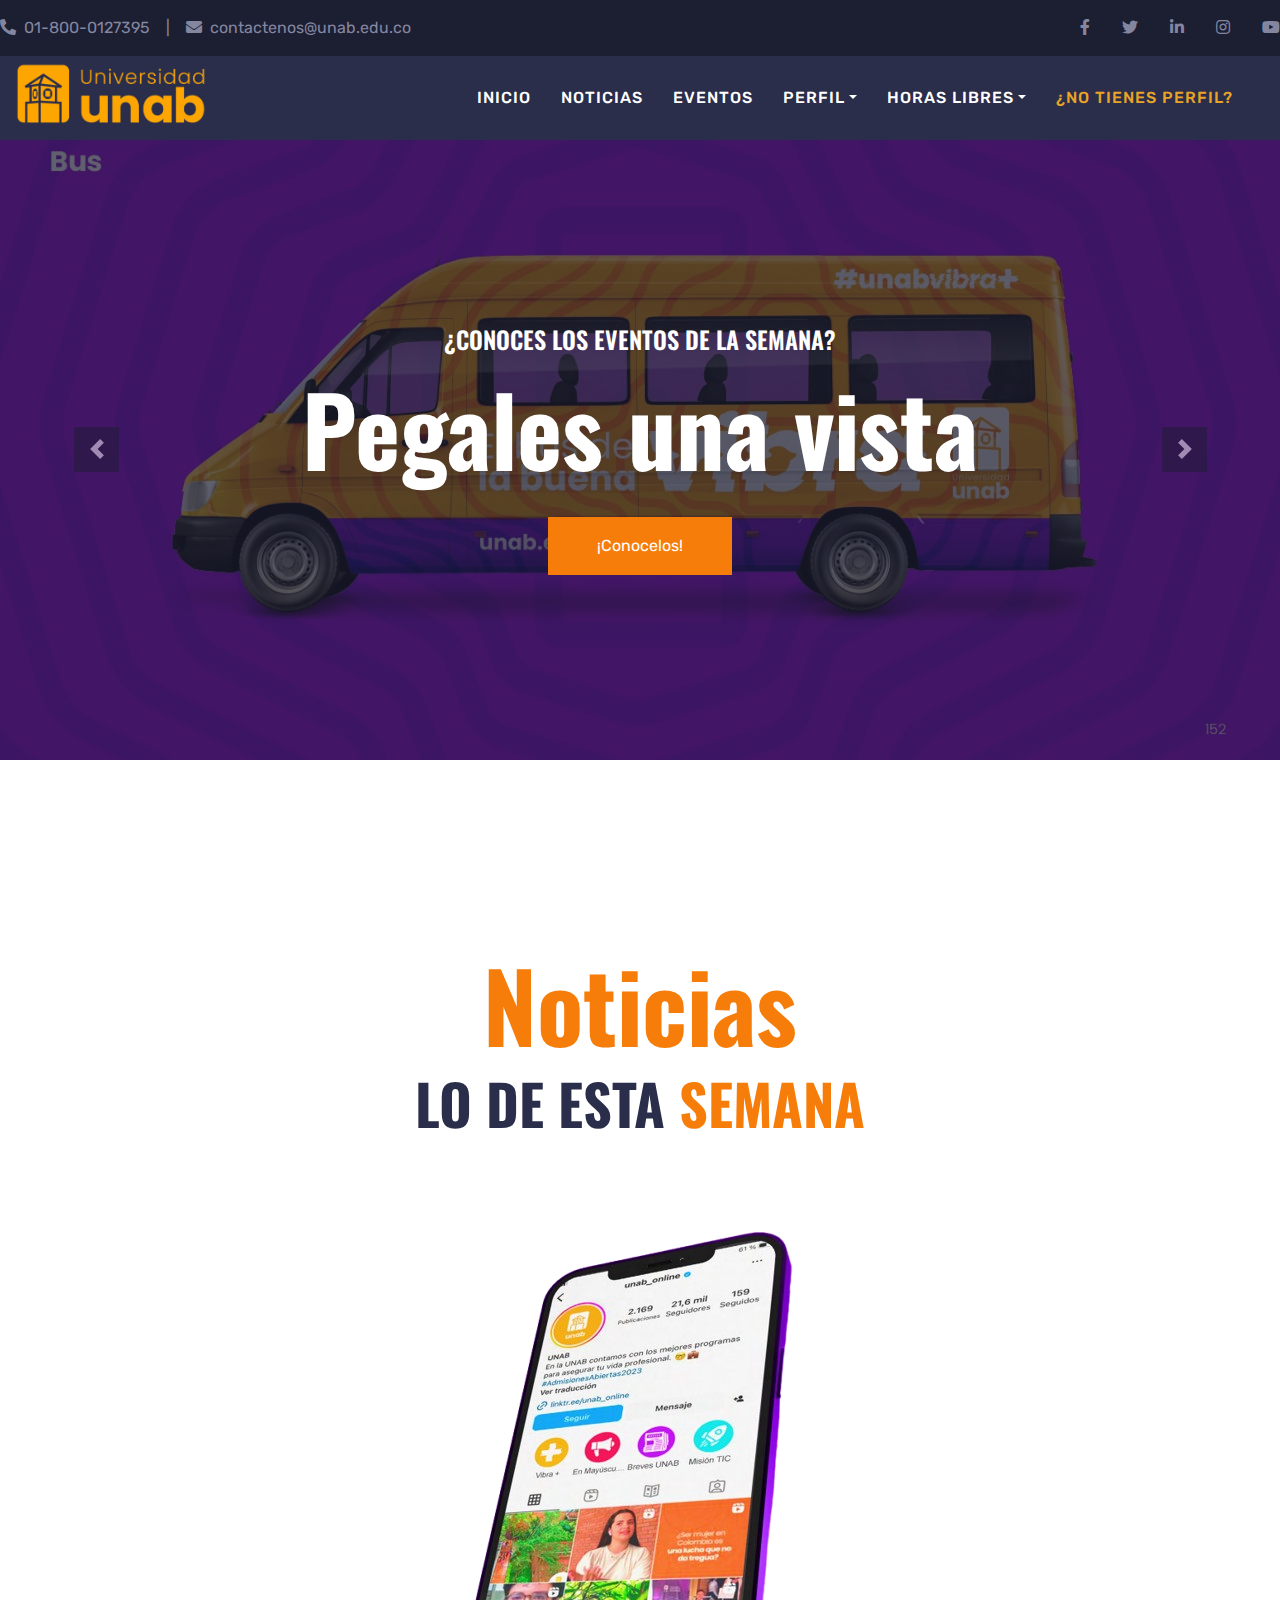
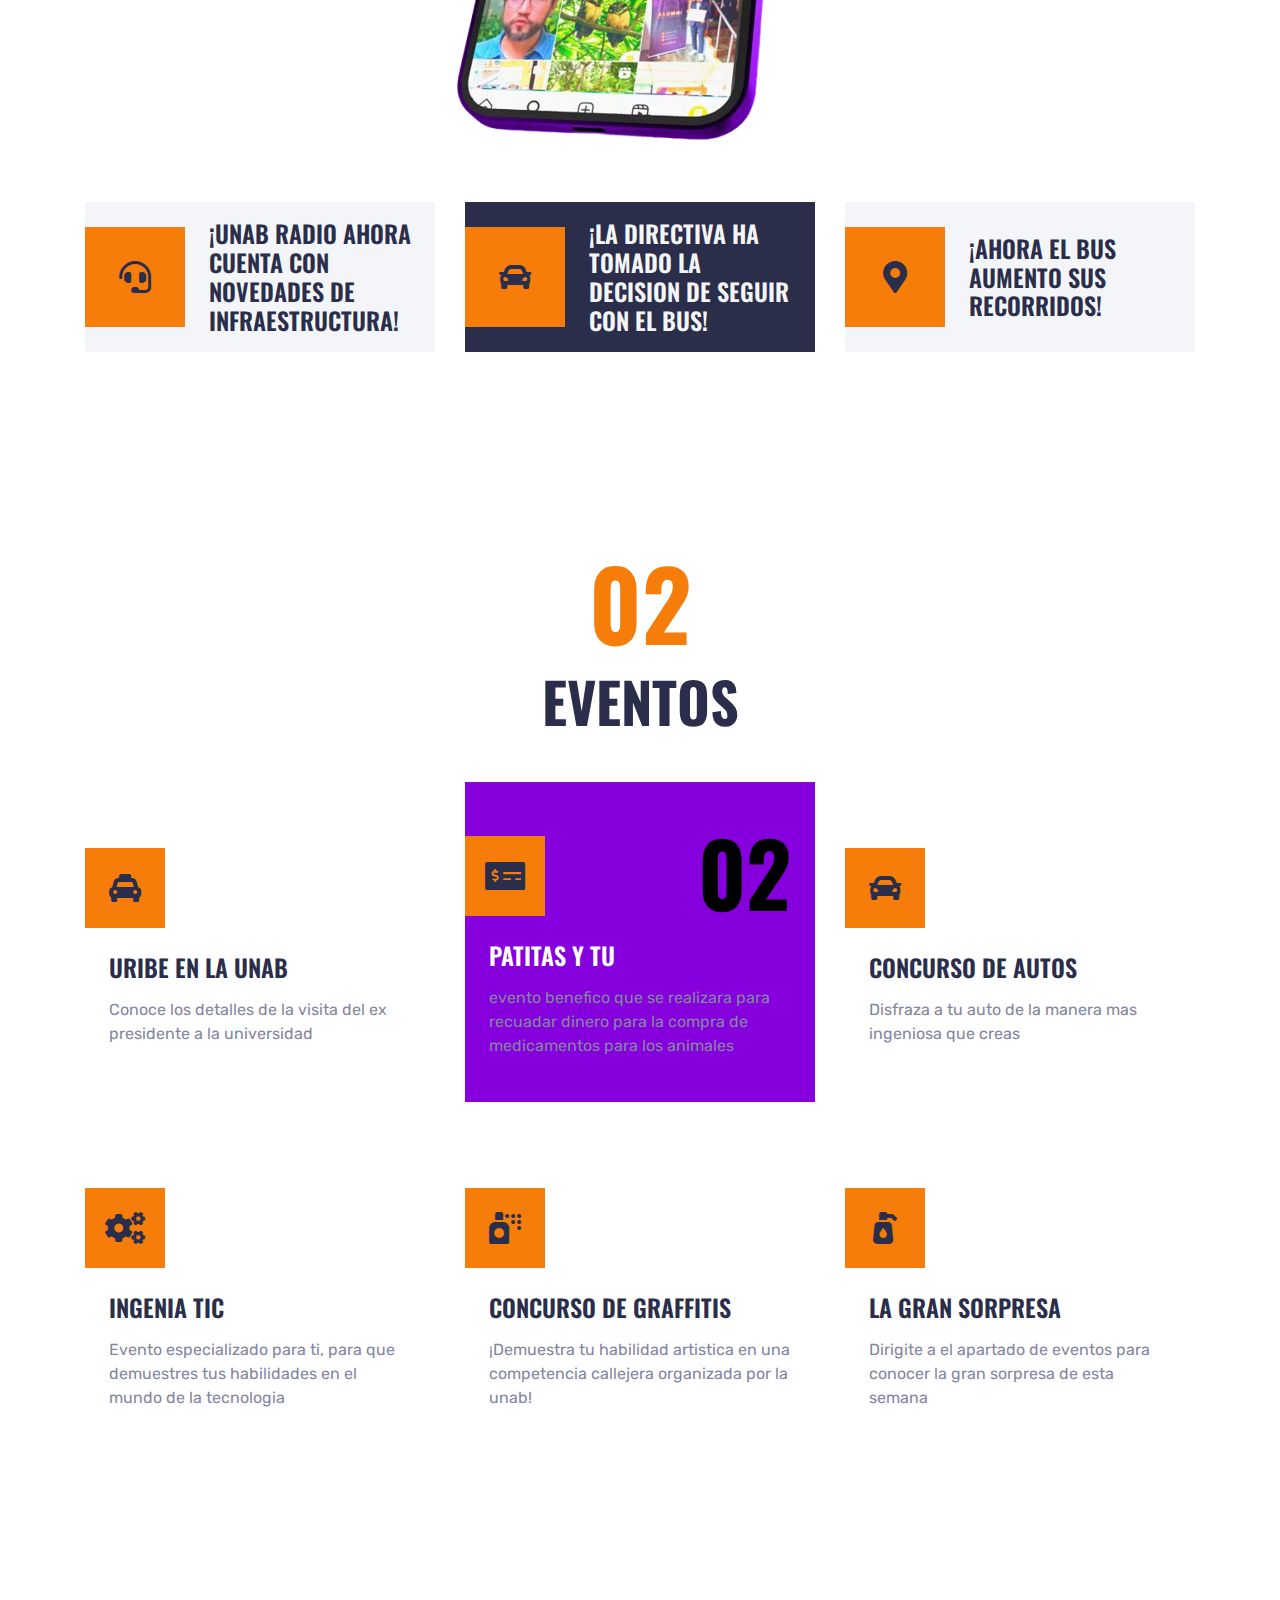
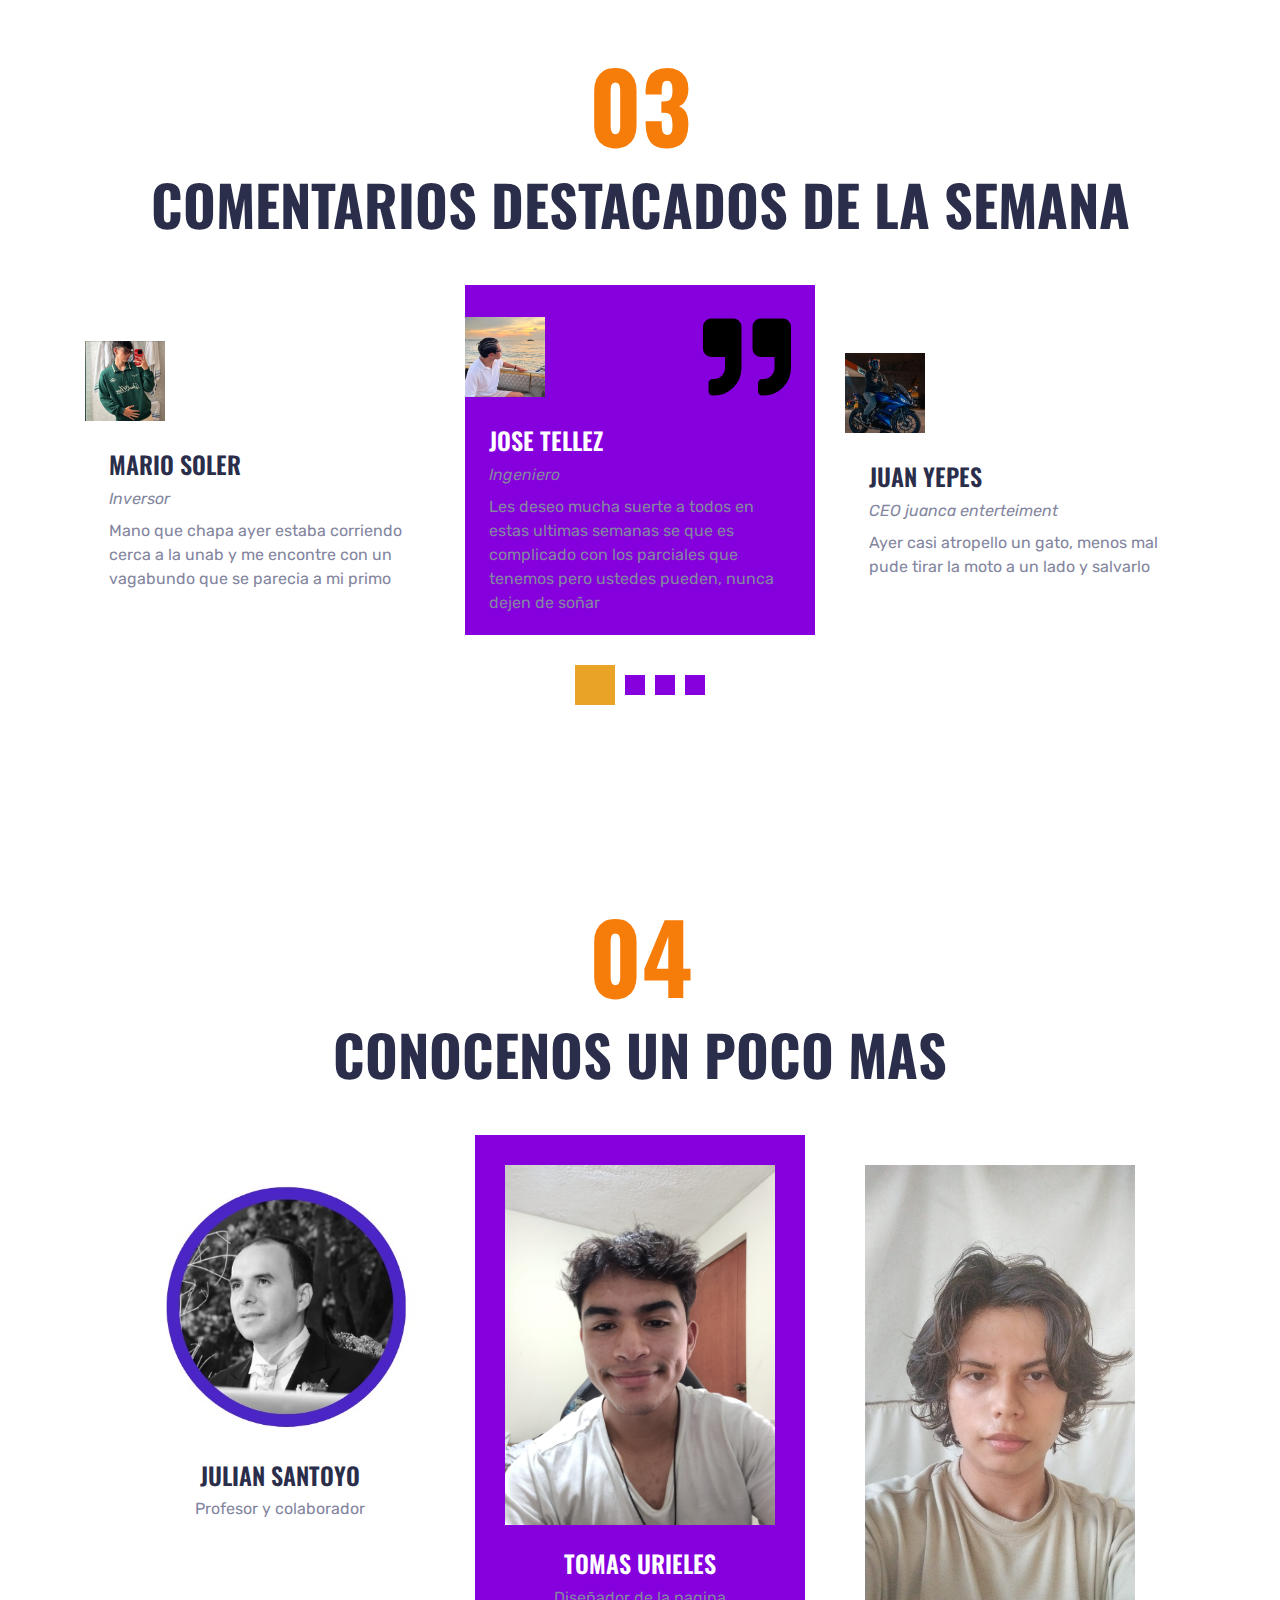
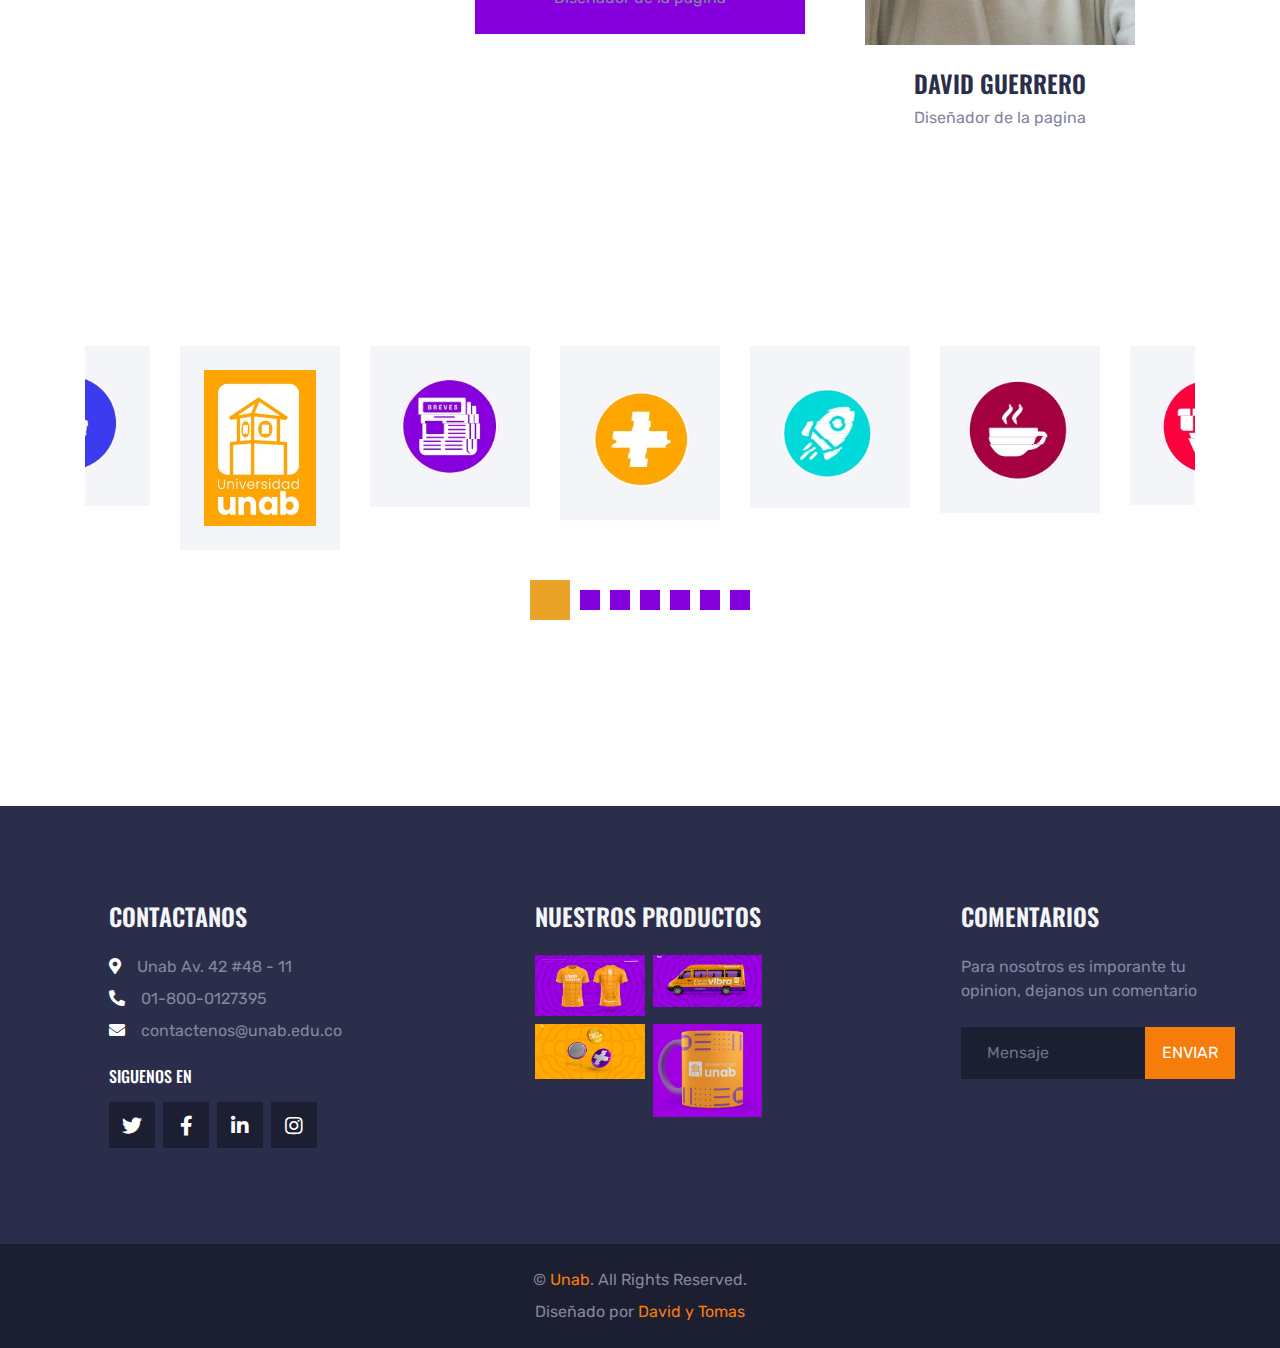
<file: index.html>
<!DOCTYPE html>
<html lang="en">

<head>
    <meta charset="utf-8">
    <title>Pagina unab</title>
    <meta content="width=device-width, initial-scale=1.0" name="viewport">
    <meta content="Free HTML Templates" name="keywords">
    <meta content="Free HTML Templates" name="description">

    <!-- Favicon -->
    <link href="img/favicon.ico" rel="icon">

    <!-- Google Web Fonts -->
    <link rel="preconnect" href="https://fonts.gstatic.com">
    <link href="https://fonts.googleapis.com/css2?family=Oswald:wght@400;500;600;700&family=Rubik&display=swap" rel="stylesheet"> 

    <!-- Font Awesome -->
    <link href="https://cdnjs.cloudflare.com/ajax/libs/font-awesome/5.15.0/css/all.min.css" rel="stylesheet">

    <!-- Libraries Stylesheet -->
    <link href="lib/owlcarousel/assets/owl.carousel.min.css" rel="stylesheet">
    <link href="lib/tempusdominus/css/tempusdominus-bootstrap-4.min.css" rel="stylesheet" />

    <!-- Customized Bootstrap Stylesheet -->
    <link href="css/bootstrap.min.css" rel="stylesheet">

    <!-- Template Stylesheet -->
    <link href="css/style.css" rel="stylesheet">
</html>

<body>
    <!-- Topbar Start -->
    <div class="container-fluid bg-dark py-3 px-lg-5 d-none d-lg-block">
        <div class="row">
            <div class="col-md-6 text-center text-lg-left mb-2 mb-lg-0">
                <div class="d-inline-flex align-items-center">
                    <a class="text-body pr-3" href=""><i class="fa fa-phone-alt mr-2"></i>01-800-0127395</a>
                    <span class="text-body">|</span>
                    <a class="text-body px-3" href=""><i class="fa fa-envelope mr-2"></i>contactenos@unab.edu.co</a>
                </div>
            </div>
            <div class="col-md-6 text-center text-lg-right">
                <div class="d-inline-flex align-items-center">
                    <a class="text-body px-3" href="https://www.facebook.com/unab.online/?locale=es_LA">
                        <i class="fab fa-facebook-f"></i>
                    </a>
                    <a class="text-body px-3" href="https://x.com/unab_online?ref_src=twsrc%5Egoogle%7Ctwcamp%5Eserp%7Ctwgr%5Eauthor">
                        <i class="fab fa-twitter"></i>
                    </a>
                    <a class="text-body px-3" href="https://co.linkedin.com/school/universidad-autonoma-de-bucaramanga/">
                        <i class="fab fa-linkedin-in"></i>
                    </a>
                    <a class="text-body px-3" href="https://www.instagram.com/unab_online/?hl=es">
                        <i class="fab fa-instagram"></i>
                    </a>
                    <a class="text-body pl-3" href="https://www.youtube.com/@unabeduco">
                        <i class="fab fa-youtube"></i>
                    </a>
                </div>
            </div>
        </div>
    </div>
    <!-- Topbar End -->

    <!-- Navbar Start -->
    <div class="container-fluid position-relative nav-bar p-0" >
        
        <div class="position-relative px-lg-5" style="z-index: 9; width: 100%; padding-left: 3rem ;">
            <nav class="navbar navbar-expand-lg bg-secondary navbar-dark py-3 py-lg-0 pl-3 pl-lg-5" style="width: 100%;" >
                
                <button type="button" class="navbar-toggler" data-toggle="collapse" data-target="#navbarCollapse">
                    <span class="navbar-toggler-icon"></span>
                </button>
                <div class="collapse navbar-collapse justify-content-between px-3" id="navbarCollapse" >
                    <a href="index.html" style=" width: 25vw; height: 6vw;">
                        <img src="img/logoUnab.png" alt="" style=" width: 15vw; height: 5vw;">
                    </a>
                    <div class="navbar-nav ml-auto py-0">
                        <a href="index.html" class="nav-item nav-link">Inicio</a>
                        <a href="about.html" class="nav-item nav-link">Noticias</a>
                        <a href="service.html" class="nav-item nav-link">Eventos</a>
                        <div class="nav-item dropdown">
                            <a href="#" class="nav-link dropdown-toggle" data-toggle="dropdown">Perfil</a>
                            <div class="dropdown-menu rounded-0 m-0">
                                <a href="car.html" class="dropdown-item">Notas</a>
                                <a href="detail.html" class="dropdown-item">Cursos</a>
                                <a href="booking.html" class="dropdown-item">horario</a>
                            </div>
                        </div>
                        <div class="nav-item dropdown">
                            <a href="#" class="nav-link dropdown-toggle" data-toggle="dropdown">Horas libres</a>
                            <div class="dropdown-menu rounded-0 m-0">
                                <a href="team.html" class="dropdown-item">Cuantas tienes y cuantas te faltan</a>
                                <a href="testimonial.html" class="dropdown-item">Eventos registrados</a>
                            </div>
                        </div>
                        <a href="contact.html" class="naitemv- nav-link active">¿No tienes perfil?</a>
                    </div>
                </div>
            </nav>
        </div>
    </div>
    <!-- Navbar End -->



    <!-- Carousel Start -->
    <div class="container-fluid p-0" style="margin-bottom: 90px;">
        <div id="header-carousel" class="carousel slide" data-ride="carousel">
            <div class="carousel-inner">
                <div class="carousel-item active">
                    <img class="w-100" src="img/bus.jpeg" alt="Image">
                    <div class="carousel-caption d-flex flex-column align-items-center justify-content-center">
                        <div class="p-3" style="max-width: 900px;">
                            <h4 class="text-white text-uppercase mb-md-3">¿Conoces los eventos de la semana?</h4>
                            <h1 class="display-1 text-white mb-md-4">Pegales una vista</h1>
                            <a href="service.html" class="btn btn-primary py-md-3 px-md-5 mt-2">¡Conocelos!</a>
                        </div>
                    </div>
                </div>
                <div class="carousel-item">
                    <img class="w-100" src="img/imagenDeCarrusel.jpeg" alt="Image">
                    <div class="carousel-caption d-flex flex-column align-items-center justify-content-center">
                        <div class="p-3" style="max-width: 900px;">
                            <h4 class="text-white text-uppercase mb-md-3">¿No tienes perfil?</h4>
                            <h1 class="display-1 text-white mb-md-4">¡No te preocupes crealo ahora!</h1>
                            <a href="contact.html" class="btn btn-primary py-md-3 px-md-5 mt-2">Da click aqui para crearlo</a>
                        </div>
                    </div>
                </div>
            </div>
            <a class="carousel-control-prev" href="#header-carousel" data-slide="prev">
                <div class="btn btn-dark" style="width: 45px; height: 45px;">
                    <span class="carousel-control-prev-icon mb-n2"></span>
                </div>
            </a>
            <a class="carousel-control-next" href="#header-carousel" data-slide="next">
                <div class="btn btn-dark" style="width: 45px; height: 45px;">
                    <span class="carousel-control-next-icon mb-n2"></span>
                </div>
            </a>
        </div>
    </div>
    <!-- Carousel End -->


    <!-- About Start -->
    <div class="container-fluid py-5">
        <div class="container pt-5 pb-3">
            <h1 class="display-1 text-primary text-center">Noticias</h1>
            <h1 class="display-4 text-uppercase text-center mb-5">lo de esta <span class="text-primary">semana</span></h1>
            <div class="row justify-content-center">
                <div class="col-lg-10 text-center">
                    <img class="w-40 mb-4" src="img/CelularNoticias.png" alt="">
                </div>
            </div>
            <div class="row mt-3">
                <div class="col-lg-4 mb-2">
                    <div class="d-flex align-items-center bg-light p-4 mb-4" style="height: 150px;">
                        <div class="d-flex align-items-center justify-content-center flex-shrink-0 bg-primary ml-n4 mr-4" style="width: 100px; height: 100px;">
                            <i class="fa fa-2x fa-headset text-secondary"></i>
                        </div>
                        <h4 class="text-uppercase m-0">¡unab radio ahora cuenta con novedades de infraestructura!</h4>
                    </div>
                </div>
                <div class="col-lg-4 mb-2">
                    <div class="d-flex align-items-center bg-secondary p-4 mb-4" style="height: 150px;">
                        <div class="d-flex align-items-center justify-content-center flex-shrink-0 bg-primary ml-n4 mr-4" style="width: 100px; height: 100px;">
                            <i class="fa fa-2x fa-car text-secondary"></i>
                        </div>
                        <h4 class="text-light text-uppercase m-0">¡La directiva ha tomado la decision de seguir con el bus!</h4>
                    </div>
                </div>
                <div class="col-lg-4 mb-2">
                    <div class="d-flex align-items-center bg-light p-4 mb-4" style="height: 150px;">
                        <div class="d-flex align-items-center justify-content-center flex-shrink-0 bg-primary ml-n4 mr-4" style="width: 100px; height: 100px;">
                            <i class="fa fa-2x fa-map-marker-alt text-secondary"></i>
                        </div>
                        <h4 class="text-uppercase m-0">¡Ahora el bus aumento sus recorridos!</h4>
                    </div>
                </div>
            </div>
        </div>
    </div>
    <!-- About End -->
    

    <!-- Services Start -->
    <div class="container-fluid py-5">
        <div class="container pt-5 pb-3">
            <h1 class="display-1 text-primary text-center">02</h1>
            <h1 class="display-4 text-uppercase text-center mb-5">EVENTOS</h1>
            <div class="row">
                <div class="col-lg-4 col-md-6 mb-2">
                    <div class="service-item d-flex flex-column justify-content-center px-4 mb-4">
                        <div class="d-flex align-items-center justify-content-between mb-3">
                            <div class="d-flex align-items-center justify-content-center bg-primary ml-n4" style="width: 80px; height: 80px;">
                                <i class="fa fa-2x fa-taxi text-secondary"></i>
                            </div>
                            <h1 class="display-2 text-white mt-n2 m-0">01</h1>
                        </div>
                        <h4 class="text-uppercase mb-3">Uribe en la unab</h4>
                        <p class="m-0">Conoce los detalles de la visita del ex presidente a la universidad</p>
                    </div>
                </div>
                <div class="col-lg-4 col-md-6 mb-2">
                    <div class="service-item active d-flex flex-column justify-content-center px-4 mb-4">
                        <div class="d-flex align-items-center justify-content-between mb-3">
                            <div class="d-flex align-items-center justify-content-center bg-primary ml-n4" style="width: 80px; height: 80px;">
                                <i class="fa fa-2x fa-money-check-alt text-secondary"></i>
                            </div>
                            <h1 class="display-2 text-white mt-n2 m-0">02</h1>
                        </div>
                        <h4 class="text-uppercase mb-3">Patitas y tu</h4>
                        <p class="m-0">evento benefico que se realizara para recuadar dinero para la compra de medicamentos para los animales</p>
                    </div>
                </div>
                <div class="col-lg-4 col-md-6 mb-2">
                    <div class="service-item d-flex flex-column justify-content-center px-4 mb-4">
                        <div class="d-flex align-items-center justify-content-between mb-3">
                            <div class="d-flex align-items-center justify-content-center bg-primary ml-n4" style="width: 80px; height: 80px;">
                                <i class="fa fa-2x fa-car text-secondary"></i>
                            </div>
                            <h1 class="display-2 text-white mt-n2 m-0">03</h1>
                        </div>
                        <h4 class="text-uppercase mb-3"> Concurso de autos</h4>
                        <p class="m-0">Disfraza a tu auto de la manera mas ingeniosa que creas</p>
                    </div>
                </div>
                <div class="col-lg-4 col-md-6 mb-2">
                    <div class="service-item d-flex flex-column justify-content-center px-4 mb-4">
                        <div class="d-flex align-items-center justify-content-between mb-3">
                            <div class="d-flex align-items-center justify-content-center bg-primary ml-n4" style="width: 80px; height: 80px;">
                                <i class="fa fa-2x fa-cogs text-secondary"></i>
                            </div>
                            <h1 class="display-2 text-white mt-n2 m-0">04</h1>
                        </div>
                        <h4 class="text-uppercase mb-3">Ingenia TIC</h4>
                        <p class="m-0">Evento especializado para ti, para que demuestres tus habilidades en el mundo de la tecnologia</p>
                    </div>
                </div>
                <div class="col-lg-4 col-md-6 mb-2">
                    <div class="service-item d-flex flex-column justify-content-center px-4 mb-4">
                        <div class="d-flex align-items-center justify-content-between mb-3">
                            <div class="d-flex align-items-center justify-content-center bg-primary ml-n4" style="width: 80px; height: 80px;">
                                <i class="fa fa-2x fa-spray-can text-secondary"></i>
                            </div>
                            <h1 class="display-2 text-white mt-n2 m-0">05</h1>
                        </div>
                        <h4 class="text-uppercase mb-3"> Concurso de graffitis</h4>
                        <p class="m-0">¡Demuestra tu habilidad artistica en una competencia callejera organizada por la unab!</p>
                    </div>
                </div>
                <div class="col-lg-4 col-md-6 mb-2">
                    <div class="service-item d-flex flex-column justify-content-center px-4 mb-4">
                        <div class="d-flex align-items-center justify-content-between mb-3">
                            <div class="d-flex align-items-center justify-content-center bg-primary ml-n4" style="width: 80px; height: 80px;">
                                <i class="fa fa-2x fa-pump-soap text-secondary"></i>
                            </div>
                            <h1 class="display-2 text-white mt-n2 m-0">06</h1>
                        </div>
                        <h4 class="text-uppercase mb-3">LA GRAN SORPRESA</h4>
                        <p class="m-0">Dirigite a el apartado de eventos para conocer la gran sorpresa de esta semana</p>
                    </div>
                </div>
            </div>
        </div>
    </div>
    <!-- Services End -->

    <!-- Testimonial Start -->
    <div class="container-fluid py-5">
        <div class="container py-5">
            <h1 class="display-1 text-primary text-center">03</h1>
            <h1 class="display-4 text-uppercase text-center mb-5"> Comentarios destacados de la semana</h1>
            <div class="owl-carousel testimonial-carousel">
                <div class="testimonial-item d-flex flex-column justify-content-center px-4">
                    <div class="d-flex align-items-center justify-content-between mb-3">
                        <img class="img-fluid ml-n4" src="img/joche.jpeg" alt="">
                        
                        <h1 class="display-2 text-white m-0 fa fa-quote-right"></h1>
                    </div>
                    <h4 class="text-uppercase mb-2">Jose Tellez</h4>
                    <i class="mb-2">Ingeniero</i>
                    <p class="m-0">Les deseo mucha suerte a todos en estas ultimas semanas se que es complicado con los parciales que tenemos pero ustedes pueden, nunca dejen de soñar </p>
                </div>
                <div class="testimonial-item d-flex flex-column justify-content-center px-4">
                    <div class="d-flex align-items-center justify-content-between mb-3">
                        <img class="img-fluid ml-n4" src="img/Juanca.jpeg" alt="">
                        <h1 class="display-2 text-white m-0 fa fa-quote-right"></h1>
                    </div>
                    <h4 class="text-uppercase mb-2">Juan Yepes</h4>
                    <i class="mb-2">CEO juanca enterteiment</i>
                    <p class="m-0">Ayer casi atropello un gato, menos mal pude tirar la moto a un lado y salvarlo</p>
                </div>
                <div class="testimonial-item d-flex flex-column justify-content-center px-4">
                    <div class="d-flex align-items-center justify-content-between mb-3">
                        <img class="img-fluid ml-n4" src="img/papiCbum.jfif" alt="">
                        <h1 class="display-2 text-white m-0 fa fa-quote-right"></h1>
                    </div>
                    <h4 class="text-uppercase mb-2">Cbum</h4>
                    <i class="mb-2">Fisico culturista</i>
                    <p class="m-0">Gracias a ustedes he ganado mi 6to mister olympia, nos vemos en open!</p>
                </div>
                <div class="testimonial-item d-flex flex-column justify-content-center px-4">
                    <div class="d-flex align-items-center justify-content-between mb-3">
                        <img class="img-fluid ml-n4" src="img/mario.jpeg" alt="">
                        <h1 class="display-2 text-white m-0 fa fa-quote-right"></h1>
                    </div>
                    <h4 class="text-uppercase mb-2">Mario soler</h4>
                    <i class="mb-2">Inversor</i>
                    <p class="m-0">Mano que chapa ayer estaba corriendo cerca a la unab y me encontre con un vagabundo que se parecia a mi primo</p>
                </div>
            </div>
        </div>
    </div>
    <!-- Testimonial End -->

        <!-- Team Start -->
        <div class="container-fluid py-5">
            <div class="container py-5">
                <h1 class="display-1 text-primary text-center">04</h1>
                <h1 class="display-4 text-uppercase text-center mb-5">Conocenos un poco mas</h1>
                <div class="owl-carousel team-carousel position-relative" style="padding: 0 30px;">
                    <div class="team-item">
                        <img class="img-fluid w-100" src="img/Tomas.jpeg" alt="">
                        <div class="position-relative py-4">
                            <h4 class="text-uppercase">Tomas Urieles</h4>
                            <p class="m-0">Diseñador de la pagina</p>
                            <div class="team-social position-absolute w-100 h-100 d-flex align-items-center justify-content-center">
                                <a class="btn btn-lg btn-primary btn-lg-square mx-1" href="https://x.com/unab_online?lang=es"><i class="fab fa-twitter"></i></a>
                                <a class="btn btn-lg btn-primary btn-lg-square mx-1" href="https://www.facebook.com/terminator12231"><i class="fab fa-facebook-f"></i></a>
                                <a class="btn btn-lg btn-primary btn-lg-square mx-1" href="https://www.instagram.com/_tms_31/"><i class="fab fa-instagram"></i></a>
                            </div>
                        </div>
                    </div>
                    <div class="team-item">
                        <img class="img-fluid w-100" src="img/David.jpeg" alt="">
                        <div class="position-relative py-4">
                            <h4 class="text-uppercase">David Guerrero</h4>
                            <p class="m-0">Diseñador de la pagina</p>
                            <div class="team-social position-absolute w-100 h-100 d-flex align-items-center justify-content-center">
                                <a class="btn btn-lg btn-primary btn-lg-square mx-1" href="https://x.com/unab_online?lang=es"><i class="fab fa-twitter"></i></a>
                                <a class="btn btn-lg btn-primary btn-lg-square mx-1" href="https://www.facebook.com/david.portilla.90038882?mibextid=rS40aB7S9Ucbxw6v"><i class="fab fa-facebook-f"></i></a>
                                <a class="btn btn-lg btn-primary btn-lg-square mx-1" href="https://www.instagram.com/dportilla219/profilecard/?igsh=MXVrM3A3b29kNzFrcQ=="><i class="fab fa-instagram"></i></a>
                            </div>
                        </div>
                    </div>
                    <div class="team-item">
                        <img class="img-fluid w-100" src="img/Santoyo.jpeg" alt="">
                        <div class="position-relative py-4">
                            <h4 class="text-uppercase">Julian Santoyo</h4>
                            <p class="m-0">Profesor y colaborador</p>
                            <div class="team-social position-absolute w-100 h-100 d-flex align-items-center justify-content-center">
                                <a class="btn btn-lg btn-primary btn-lg-square mx-1" href="https://x.com/jusasadi"><i class="fab fa-twitter"></i></a>
                                <a class="btn btn-lg btn-primary btn-lg-square mx-1" href="https://www.facebook.com/julian.santoyo"><i class="fab fa-facebook-f"></i></a>
                                <a class="btn btn-lg btn-primary btn-lg-square mx-1" href="https://www.instagram.com/juliansant0y0/"><i class="fab fa-instagram"></i></a>
                            </div>
                        </div>
                    </div>
    
                </div>
            </div>
        </div>
        <!-- Team End -->

    <!-- Vendor Start -->
    <div class="container-fluid py-5">
        <div class="container py-5">
            <div class="owl-carousel vendor-carousel">
                <div class="bg-light p-4">
                    <img src="img/vibra+.png" alt="">
                </div>
                <div class="bg-light p-4">
                    <img src="img/cohete.png" alt="">
                </div>
                <div class="bg-light p-4">
                    <img src="img/cafe.png" alt="">
                </div>
                <div class="bg-light p-4">
                    <img src="img/parlante.png" alt="">
                </div>
                <div class="bg-light p-4">
                    <img src="img/micro.png" alt="">
                </div>
                <div class="bg-light p-4">
                    <img src="img/unab.jpeg" alt="">
                </div>
                <div class="bg-light p-4">
                    <img src="img/news.png" alt="" >
                </div>
            </div>
        </div>
    </div>
    <!-- Vendor End -->


    <!-- Footer Start -->
    <div class="container-fluid bg-secondary py-5 px-sm-3 px-md-5" style="margin-top: 90px;">
        <div class="row pt-5" style="display: flex; justify-content: space-around;">
            <div class="col-lg-3 col-md-6 mb-5" >
                <h4 class="text-uppercase text-light mb-4">Contactanos</h4>
                <p class="mb-2"><i class="fa fa-map-marker-alt text-white mr-3"></i>Unab Av. 42 #48 - 11</p>
                <p class="mb-2"><i class="fa fa-phone-alt text-white mr-3"></i>01-800-0127395</p>
                <p><i class="fa fa-envelope text-white mr-3"></i>contactenos@unab.edu.co  </p>
                <h6 class="text-uppercase text-white py-2">Siguenos en</h6>
                <div class="d-flex justify-content-start">
                    <a class="btn btn-lg btn-dark btn-lg-square mr-2" href="https://x.com/unab_online?ref_src=twsrc%5Egoogle%7Ctwcamp%5Eserp%7Ctwgr%5Eauthor"><i class="fab fa-twitter"></i></a>
                    <a class="btn btn-lg btn-dark btn-lg-square mr-2" href="https://www.facebook.com/unab.online/?locale=es_LA"><i class="fab fa-facebook-f"></i></a>
                    <a class="btn btn-lg btn-dark btn-lg-square mr-2" href="https://co.linkedin.com/school/universidad-autonoma-de-bucaramanga/"><i class="fab fa-linkedin-in"></i></a>
                    <a class="btn btn-lg btn-dark btn-lg-square" href="https://www.instagram.com/unab_online/?hl=es"><i class="fab fa-instagram"></i></a>
                </div>
            </div>
            <div class="col-lg-3 col-md-6 mb-5">
                <h4 class="text-uppercase text-light mb-4">Nuestros productos</h4>
                <div class="row mx-n1">
                    <div class="col-5 px-1 mb-2">
                        <a href="https://unab.edu.co/que-paso-con-la-tienda-unab/"><img class="w-100" src="img/camisas.jpeg" alt=""></a>
                    </div>
                    <div class="col-5 px-1 mb-2">
                        <a href="https://unab.edu.co/nuestra-tienda-unab/"><img class="w-100" src="img/bus.jpeg" alt=""></a>
                    </div>
                    <div class="col-5 px-1 mb-2">
                        <a href="https://unab.edu.co/nuestra-tienda-unab/"><img class="w-100" src="img/pines.jpeg" alt=""></a>
                    </div>
                    <div class="col-5 px-1 mb-2" >
                        <a href="https://unab.edu.co/nuestra-tienda-unab/"><img class="w-100" src="img/tasa.jpeg" alt=""></a>
                    </div>
                </div>
            </div>
            <div class="col-lg-3 col-md-6 mb-5" style="margin-right: -5vw; margin-top: 0vw;">
                <h4 class="text-uppercase text-light mb-4">Comentarios</h4>
                <p class="mb-4">Para nosotros es imporante tu opinion, dejanos un comentario</p>
                <div class="w-100 mb-3">
                    <div class="input-group">
                        <input type="text" class="form-control bg-dark border-dark" style="padding: 25px;" placeholder="Mensaje">
                        <div class="input-group-append">
                            <button class="btn btn-primary text-uppercase px-3">Enviar</button>
                        </div>
                    </div>
                </div>
            </div>
        </div>
    </div>
    <div class="container-fluid bg-dark py-4 px-sm-3 px-md-5">
        <p class="mb-2 text-center text-body">&copy; <a href="#">Unab</a>. All Rights Reserved.</p>
        <p class="m-0 text-center text-body">Diseñado por <a href="https://htmlcodex.com">David y Tomas</a></p>
    </div>
    <!-- Footer End -->


    <!-- Back to Top -->
    <a href="#" class="btn btn-lg btn-primary btn-lg-square back-to-top"><i class="fa fa-angle-double-up"></i></a>


    <!-- JavaScript Libraries -->
    <script src="https://code.jquery.com/jquery-3.4.1.min.js"></script>
    <script src="https://stackpath.bootstrapcdn.com/bootstrap/4.4.1/js/bootstrap.bundle.min.js"></script>
    <script src="lib/easing/easing.min.js"></script>
    <script src="lib/waypoints/waypoints.min.js"></script>
    <script src="lib/owlcarousel/owl.carousel.min.js"></script>
    <script src="lib/tempusdominus/js/moment.min.js"></script>
    <script src="lib/tempusdominus/js/moment-timezone.min.js"></script>
    <script src="lib/tempusdominus/js/tempusdominus-bootstrap-4.min.js"></script>

    <!-- Template Javascript -->
    <script src="js/main.js"></script>
</body>

</html>
</file>
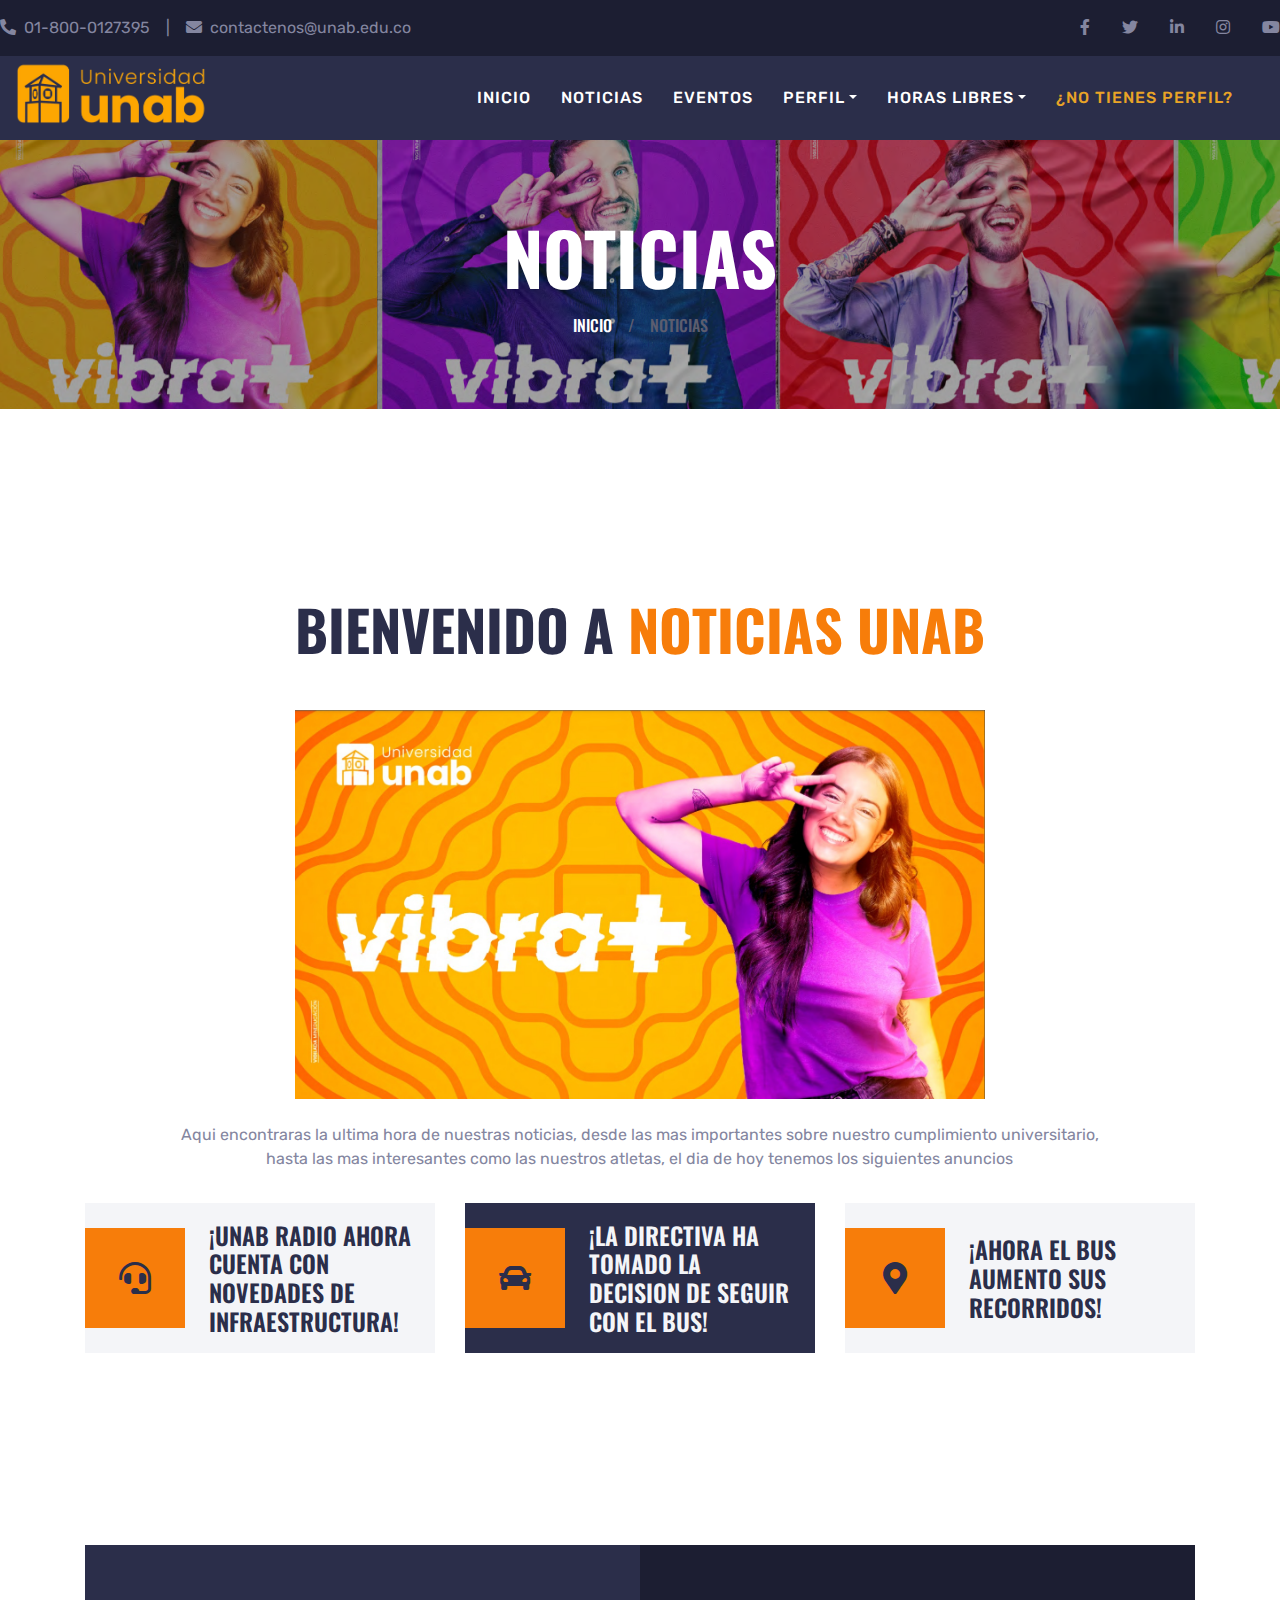
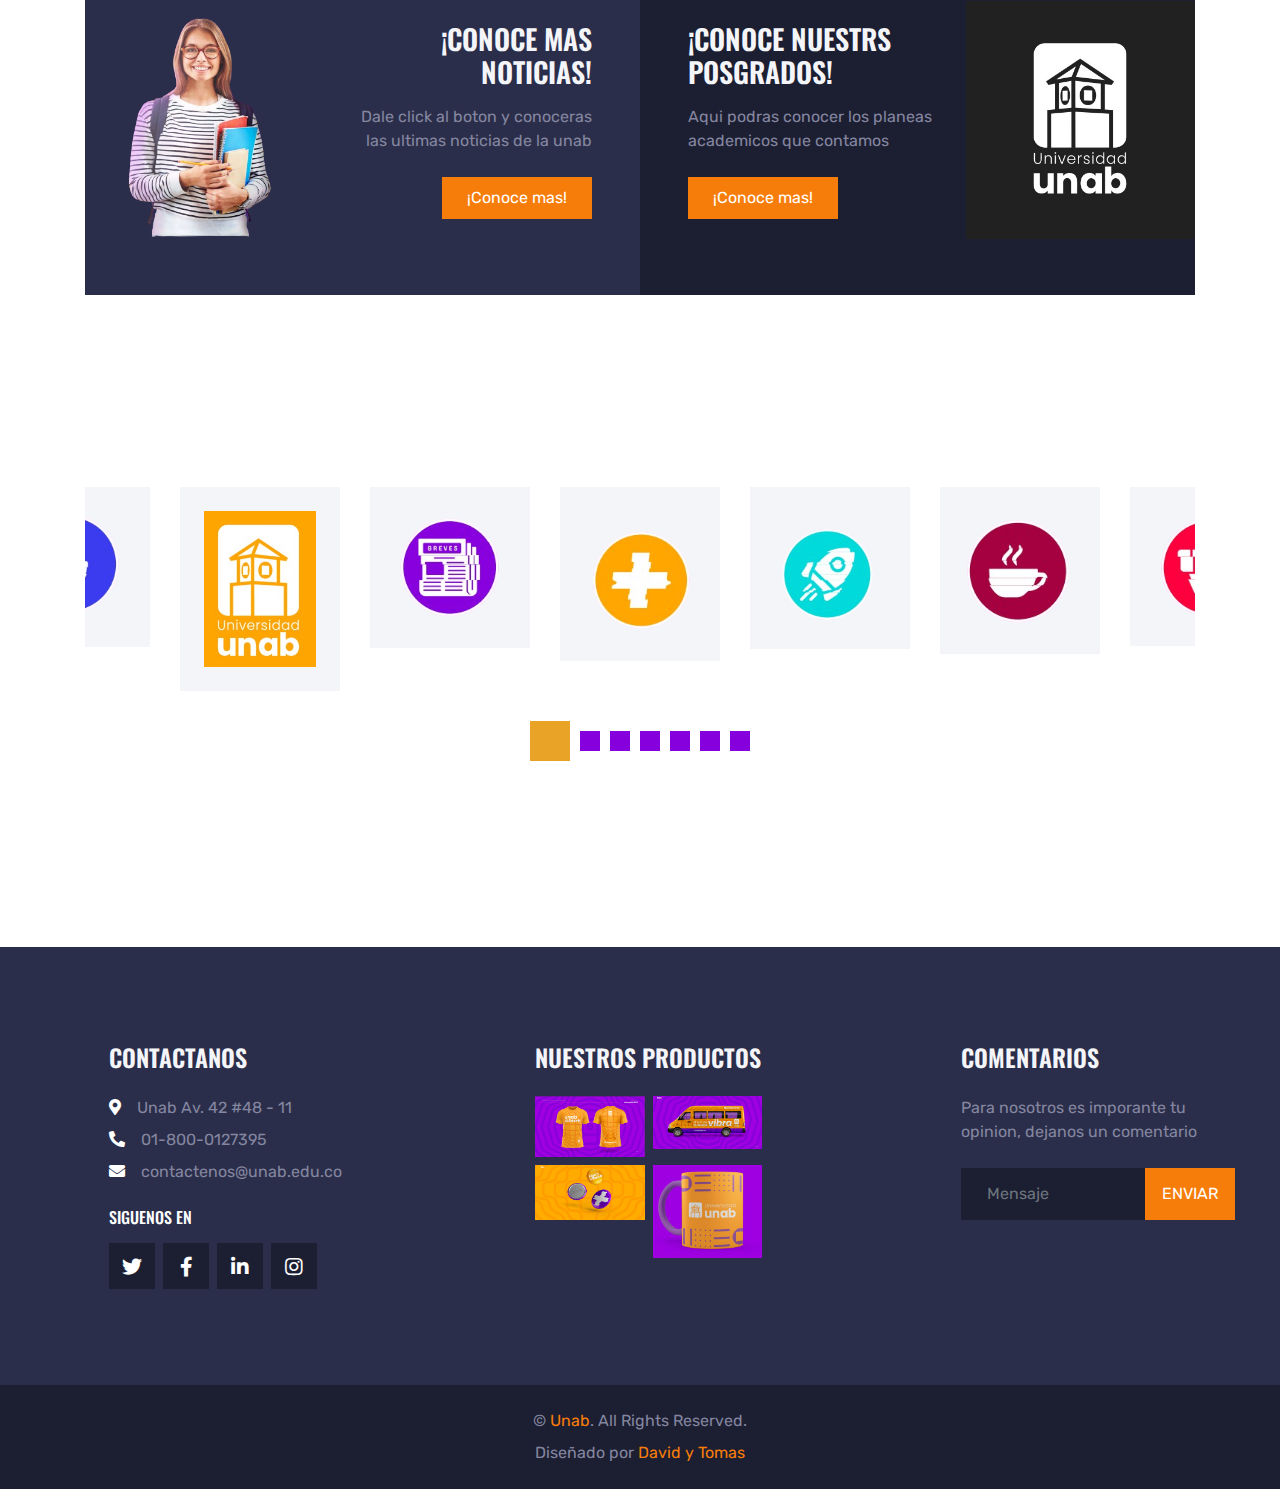
<file: about.html>
<!DOCTYPE html>
<html lang="en">

<head>
    <meta charset="utf-8">
    <title>ROYAL CARS - Car Rental HTML Template</title>
    <meta content="width=device-width, initial-scale=1.0" name="viewport">
    <meta content="Free HTML Templates" name="keywords">
    <meta content="Free HTML Templates" name="description">

    <!-- Favicon -->
    <link href="img/favicon.ico" rel="icon">

    <!-- Google Web Fonts -->
    <link rel="preconnect" href="https://fonts.gstatic.com">
    <link href="https://fonts.googleapis.com/css2?family=Oswald:wght@400;500;600;700&family=Rubik&display=swap" rel="stylesheet"> 

    <!-- Font Awesome -->
    <link href="https://cdnjs.cloudflare.com/ajax/libs/font-awesome/5.15.0/css/all.min.css" rel="stylesheet">

    <!-- Libraries Stylesheet -->
    <link href="lib/owlcarousel/assets/owl.carousel.min.css" rel="stylesheet">
    <link href="lib/tempusdominus/css/tempusdominus-bootstrap-4.min.css" rel="stylesheet" />

    <!-- Customized Bootstrap Stylesheet -->
    <link href="css/bootstrap.min.css" rel="stylesheet">

    <!-- Template Stylesheet -->
    <link href="css/style.css" rel="stylesheet">
</head>

<body>
    <!-- Topbar Start -->
    <div class="container-fluid bg-dark py-3 px-lg-5 d-none d-lg-block">
        <div class="row">
            <div class="col-md-6 text-center text-lg-left mb-2 mb-lg-0">
                <div class="d-inline-flex align-items-center">
                    <a class="text-body pr-3" href=""><i class="fa fa-phone-alt mr-2"></i>01-800-0127395</a>
                    <span class="text-body">|</span>
                    <a class="text-body px-3" href=""><i class="fa fa-envelope mr-2"></i>contactenos@unab.edu.co</a>
                </div>
            </div>
            <div class="col-md-6 text-center text-lg-right">
                <div class="d-inline-flex align-items-center">
                    <a class="text-body px-3" href="https://www.facebook.com/unab.online/?locale=es_LA">
                        <i class="fab fa-facebook-f"></i>
                    </a>
                    <a class="text-body px-3" href="https://x.com/unab_online?ref_src=twsrc%5Egoogle%7Ctwcamp%5Eserp%7Ctwgr%5Eauthor">
                        <i class="fab fa-twitter"></i>
                    </a>
                    <a class="text-body px-3" href="https://co.linkedin.com/school/universidad-autonoma-de-bucaramanga/">
                        <i class="fab fa-linkedin-in"></i>
                    </a>
                    <a class="text-body px-3" href="https://www.instagram.com/unab_online/?hl=es">
                        <i class="fab fa-instagram"></i>
                    </a>
                    <a class="text-body pl-3" href="https://www.youtube.com/@unabeduco">
                        <i class="fab fa-youtube"></i>
                    </a>
                </div>
            </div>
        </div>
    </div>
    <!-- Topbar End -->

    <!-- Navbar Start -->
    <div class="container-fluid position-relative nav-bar p-0" >
        
        <div class="position-relative px-lg-5" style="z-index: 9; width: 100%; padding-left: 3rem ;">
            <nav class="navbar navbar-expand-lg bg-secondary navbar-dark py-3 py-lg-0 pl-3 pl-lg-5" style="width: 100%;" >
                
                <button type="button" class="navbar-toggler" data-toggle="collapse" data-target="#navbarCollapse">
                    <span class="navbar-toggler-icon"></span>
                </button>
                <div class="collapse navbar-collapse justify-content-between px-3" id="navbarCollapse" >
                    <a href="index.html" style=" width: 25vw; height: 6vw;">
                        <img src="img/logoUnab.png" alt="" style=" width: 15vw; height: 5vw;">
                    </a>
                    <div class="navbar-nav ml-auto py-0">
                        <a href="index.html" class="nav-item nav-link">Inicio</a>
                        <a href="about.html" class="nav-item nav-link">Noticias</a>
                        <a href="service.html" class="nav-item nav-link">Eventos</a>
                        <div class="nav-item dropdown">
                            <a href="#" class="nav-link dropdown-toggle" data-toggle="dropdown">Perfil</a>
                            <div class="dropdown-menu rounded-0 m-0">
                                <a href="car.html" class="dropdown-item">Notas</a>
                                <a href="detail.html" class="dropdown-item">Cursos</a>
                                <a href="booking.html" class="dropdown-item">horario</a>
                            </div>
                        </div>
                        <div class="nav-item dropdown">
                            <a href="#" class="nav-link dropdown-toggle" data-toggle="dropdown">Horas libres</a>
                            <div class="dropdown-menu rounded-0 m-0">
                                <a href="team.html" class="dropdown-item">Cuantas tienes y cuantas te faltan</a>
                                <a href="testimonial.html" class="dropdown-item">Eventos registrados</a>
                            </div>
                        </div>
                        <a href="contact.html" class="naitemv- nav-link active">¿No tienes perfil?</a>
                    </div>
                </div>
            </nav>
        </div>
    </div>
    <!-- Navbar End -->



    <!-- Page Header Start -->
    <div class="sombreado-banner">
        
    </div>
    <div class="container-fluid page-header">
        <h1 class="display-3 text-uppercase text-white mb-3" style="z-index: 2;">Noticias</h1>
        <div class="d-inline-flex text-white">
            <h6 class="text-uppercase m-0" style="z-index: 2; color: white;"><a class="text-white" href="index.html" >Inicio</a></h6>
            <h6 class="text-body m-0 px-3">/</h6>
            <h6 class="text-uppercase text-body m-0" >Noticias</h6>
        </div>
    </div>
    <!-- Page Header Start -->


    <!-- About Start -->
    <div class="container-fluid py-5">
        <div class="container pt-5 pb-3">
            <h1 class="display-4 text-uppercase text-center mb-5">Bienvenido a <span class="text-primary">Noticias Unab</span></h1>
            <div class="row justify-content-center">
                <div class="col-lg-10 text-center">
                    <img class="w-75 mb-4" src="img/LogoNoticiasUnab.jpeg" alt="">
                    <p>Aqui encontraras la ultima hora de nuestras noticias, desde las mas importantes sobre nuestro cumplimiento universitario, hasta las mas interesantes como las nuestros atletas, el dia de hoy tenemos los siguientes anuncios </p>
                </div>
            </div>
            <div class="row mt-3">
                <div class="col-lg-4 mb-2">
                    <div class="d-flex align-items-center bg-light p-4 mb-4" style="height: 150px;">
                        <div class="d-flex align-items-center justify-content-center flex-shrink-0 bg-primary ml-n4 mr-4" style="width: 100px; height: 100px;">
                            <i class="fa fa-2x fa-headset text-secondary"></i>
                        </div>
                        <h4 class="text-uppercase m-0">¡unab radio ahora cuenta con novedades de infraestructura!</h4>
                    </div>
                </div>
                <div class="col-lg-4 mb-2">
                    <div class="d-flex align-items-center bg-secondary p-4 mb-4" style="height: 150px;">
                        <div class="d-flex align-items-center justify-content-center flex-shrink-0 bg-primary ml-n4 mr-4" style="width: 100px; height: 100px;">
                            <i class="fa fa-2x fa-car text-secondary"></i>
                        </div>
                        <h4 class="text-light text-uppercase m-0">¡La directiva ha tomado la decision de seguir con el bus!</h4>
                    </div>
                </div>
                <div class="col-lg-4 mb-2">
                    <div class="d-flex align-items-center bg-light p-4 mb-4" style="height: 150px;">
                        <div class="d-flex align-items-center justify-content-center flex-shrink-0 bg-primary ml-n4 mr-4" style="width: 100px; height: 100px;">
                            <i class="fa fa-2x fa-map-marker-alt text-secondary"></i>
                        </div>
                        <h4 class="text-uppercase m-0">¡Ahora el bus aumento sus recorridos!</h4>
                    </div>
                </div>
            </div>
        </div>
    </div>
    <!-- About End -->


    <!-- Banner Start -->
    <div class="container-fluid py-5">
        <div class="container py-5">
            <div class="row mx-0">
                <div class="col-lg-6 px-0">
                    <div class="px-5 bg-secondary d-flex align-items-center justify-content-between" style="height: 350px;">
                        <img class="img-fluid flex-shrink-0 ml-n5 w-50 mr-4" src="img/NoticiasMujer.png" alt="">
                        <div class="text-right">
                            <h3 class="text-uppercase text-light mb-3"> ¡Conoce mas noticias!</h3>
                            <p class="mb-4">Dale click al boton y conoceras las ultimas noticias de la unab</p>
                            <a class="btn btn-primary py-2 px-4" href="https://www.instagram.com/unab.radio/">¡Conoce mas!</a>
                        </div>
                    </div>
                </div>
                <div class="col-lg-6 px-0">
                    <div class="px-5 bg-dark d-flex align-items-center justify-content-between" style="height: 350px;">
                        <div class="text-left">
                            <h3 class="text-uppercase text-light mb-3">¡Conoce nuestrs posgrados!</h3>
                            <p class="mb-4">Aqui podras conocer los planeas academicos que contamos</p>
                            <a class="btn btn-primary py-2 px-4" href="https://unab.edu.co/posgrado/?utm_source=google_ads&utm_medium=TocToc&utm_campaign=posgrados_2023&utm_term=maestria_unab&utm_content=banner_superior&gad_source=1&gclid=CjwKCAiA3Na5BhAZEiwAzrfagMxNXuwL9pZyxzpWbg6Zq4sBMIsYu3UPCJyfVQdypGOtl7hDmqN8-hoCvUsQAvD_BwE">¡Conoce mas!</a>
                        </div>
                        <img class="img-fluid flex-shrink-0 mr-n5 w-50 ml-4" src="img/logo unab negativo.jpeg" alt="">
                    </div>
                </div>
            </div>
        </div>
    </div>
    <!-- Banner End -->


    <!-- Vendor Start -->
    <div class="container-fluid py-5">
        <div class="container py-5">
            <div class="owl-carousel vendor-carousel">
                <div class="bg-light p-4">
                    <img src="img/vibra+.png" alt="">
                </div>
                <div class="bg-light p-4">
                    <img src="img/cohete.png" alt="">
                </div>
                <div class="bg-light p-4">
                    <img src="img/cafe.png" alt="">
                </div>
                <div class="bg-light p-4">
                    <img src="img/parlante.png" alt="">
                </div>
                <div class="bg-light p-4">
                    <img src="img/micro.png" alt="">
                </div>
                <div class="bg-light p-4">
                    <img src="img/unab.jpeg" alt="">
                </div>
                <div class="bg-light p-4">
                    <img src="img/news.png" alt="" >
                </div>
            </div>
        </div>
    </div>
    <!-- Vendor End -->


    <!-- Footer Start -->
    <div class="container-fluid bg-secondary py-5 px-sm-3 px-md-5" style="margin-top: 90px;">
        <div class="row pt-5" style="display: flex; justify-content: space-around;">
            <div class="col-lg-3 col-md-6 mb-5" >
                <h4 class="text-uppercase text-light mb-4">Contactanos</h4>
                <p class="mb-2"><i class="fa fa-map-marker-alt text-white mr-3"></i>Unab Av. 42 #48 - 11</p>
                <p class="mb-2"><i class="fa fa-phone-alt text-white mr-3"></i>01-800-0127395</p>
                <p><i class="fa fa-envelope text-white mr-3"></i>contactenos@unab.edu.co  </p>
                <h6 class="text-uppercase text-white py-2">Siguenos en</h6>
                <div class="d-flex justify-content-start">
                    <a class="btn btn-lg btn-dark btn-lg-square mr-2" href="https://x.com/unab_online?ref_src=twsrc%5Egoogle%7Ctwcamp%5Eserp%7Ctwgr%5Eauthor"><i class="fab fa-twitter"></i></a>
                    <a class="btn btn-lg btn-dark btn-lg-square mr-2" href="https://www.facebook.com/unab.online/?locale=es_LA"><i class="fab fa-facebook-f"></i></a>
                    <a class="btn btn-lg btn-dark btn-lg-square mr-2" href="https://co.linkedin.com/school/universidad-autonoma-de-bucaramanga/"><i class="fab fa-linkedin-in"></i></a>
                    <a class="btn btn-lg btn-dark btn-lg-square" href="https://www.instagram.com/unab_online/?hl=es"><i class="fab fa-instagram"></i></a>
                </div>
            </div>
            <div class="col-lg-3 col-md-6 mb-5">
                <h4 class="text-uppercase text-light mb-4">Nuestros productos</h4>
                <div class="row mx-n1">
                    <div class="col-5 px-1 mb-2">
                        <a href="https://unab.edu.co/que-paso-con-la-tienda-unab/"><img class="w-100" src="img/camisas.jpeg" alt=""></a>
                    </div>
                    <div class="col-5 px-1 mb-2">
                        <a href="https://unab.edu.co/nuestra-tienda-unab/"><img class="w-100" src="img/bus.jpeg" alt=""></a>
                    </div>
                    <div class="col-5 px-1 mb-2">
                        <a href="https://unab.edu.co/nuestra-tienda-unab/"><img class="w-100" src="img/pines.jpeg" alt=""></a>
                    </div>
                    <div class="col-5 px-1 mb-2" >
                        <a href="https://unab.edu.co/nuestra-tienda-unab/"><img class="w-100" src="img/tasa.jpeg" alt=""></a>
                    </div>
                </div>
            </div>
            <div class="col-lg-3 col-md-6 mb-5" style="margin-right: -5vw; margin-top: 0vw;">
                <h4 class="text-uppercase text-light mb-4">Comentarios</h4>
                <p class="mb-4">Para nosotros es imporante tu opinion, dejanos un comentario</p>
                <div class="w-100 mb-3">
                    <div class="input-group">
                        <input type="text" class="form-control bg-dark border-dark" style="padding: 25px;" placeholder="Mensaje">
                        <div class="input-group-append">
                            <button class="btn btn-primary text-uppercase px-3">Enviar</button>
                        </div>
                    </div>
                </div>
            </div>
        </div>
    </div>
    <div class="container-fluid bg-dark py-4 px-sm-3 px-md-5">
        <p class="mb-2 text-center text-body">&copy; <a href="#">Unab</a>. All Rights Reserved.</p>
        <p class="m-0 text-center text-body">Diseñado por <a href="https://htmlcodex.com">David y Tomas</a></p>
    </div>
    <!-- Footer End -->

    <!-- Back to Top -->
    <a href="#" class="btn btn-lg btn-primary btn-lg-square back-to-top"><i class="fa fa-angle-double-up"></i></a>


    <!-- JavaScript Libraries -->
    <script src="https://code.jquery.com/jquery-3.4.1.min.js"></script>
    <script src="https://stackpath.bootstrapcdn.com/bootstrap/4.4.1/js/bootstrap.bundle.min.js"></script>
    <script src="lib/easing/easing.min.js"></script>
    <script src="lib/waypoints/waypoints.min.js"></script>
    <script src="lib/owlcarousel/owl.carousel.min.js"></script>
    <script src="lib/tempusdominus/js/moment.min.js"></script>
    <script src="lib/tempusdominus/js/moment-timezone.min.js"></script>
    <script src="lib/tempusdominus/js/tempusdominus-bootstrap-4.min.js"></script>

    <!-- Template Javascript -->
    <script src="js/main.js"></script>
</body>

</html>
</file>
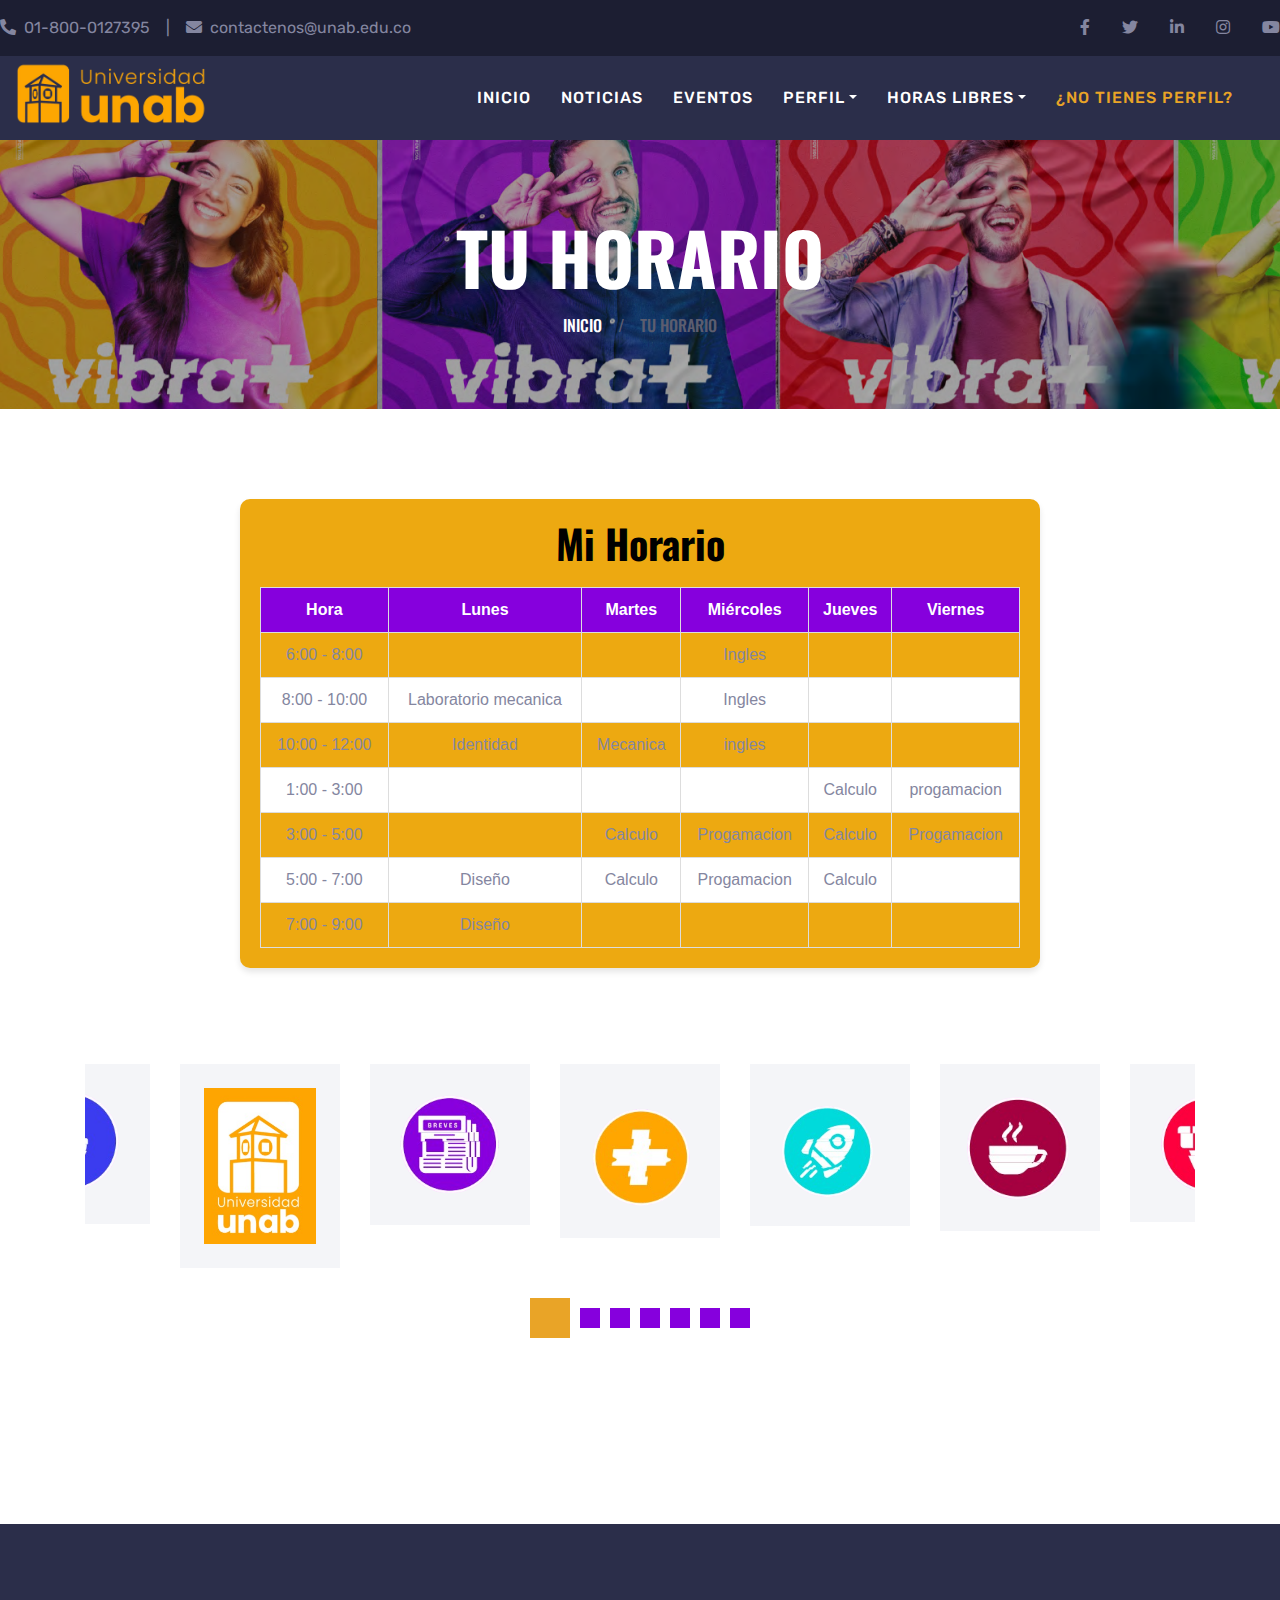
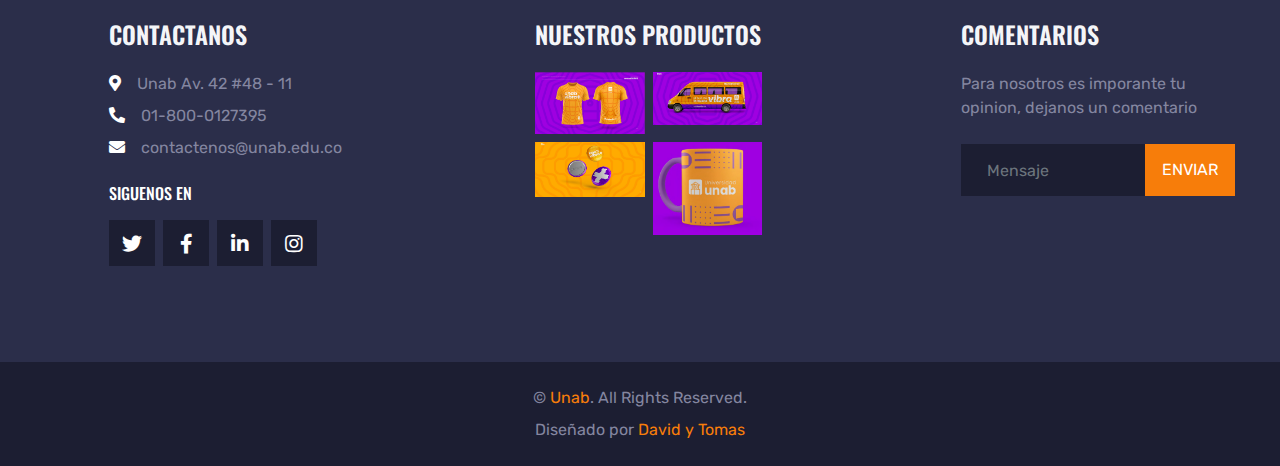
<file: booking.html>
<!DOCTYPE html>
<html lang="en">

<head>
    <meta charset="utf-8">
    <title>ROYAL CARS - Car Rental HTML Template</title>
    <meta content="width=device-width, initial-scale=1.0" name="viewport">
    <meta content="Free HTML Templates" name="keywords">
    <meta content="Free HTML Templates" name="description">

    <!-- Favicon -->
    <link href="img/favicon.ico" rel="icon">

    <!-- Google Web Fonts -->
    <link rel="preconnect" href="https://fonts.gstatic.com">
    <link href="https://fonts.googleapis.com/css2?family=Oswald:wght@400;500;600;700&family=Rubik&display=swap" rel="stylesheet"> 

    <!-- Font Awesome -->
    <link href="https://cdnjs.cloudflare.com/ajax/libs/font-awesome/5.15.0/css/all.min.css" rel="stylesheet">

    <!-- Libraries Stylesheet -->
    <link href="lib/owlcarousel/assets/owl.carousel.min.css" rel="stylesheet">
    <link href="lib/tempusdominus/css/tempusdominus-bootstrap-4.min.css" rel="stylesheet" />

    <!-- Customized Bootstrap Stylesheet -->
    <link href="css/bootstrap.min.css" rel="stylesheet">

    <!-- Template Stylesheet -->
    <link href="css/style.css" rel="stylesheet">
</head>

<body>
    <!-- Topbar Start -->
    <div class="container-fluid bg-dark py-3 px-lg-5 d-none d-lg-block">
        <div class="row">
            <div class="col-md-6 text-center text-lg-left mb-2 mb-lg-0">
                <div class="d-inline-flex align-items-center">
                    <a class="text-body pr-3" href=""><i class="fa fa-phone-alt mr-2"></i>01-800-0127395</a>
                    <span class="text-body">|</span>
                    <a class="text-body px-3" href=""><i class="fa fa-envelope mr-2"></i>contactenos@unab.edu.co</a>
                </div>
            </div>
            <div class="col-md-6 text-center text-lg-right">
                <div class="d-inline-flex align-items-center">
                    <a class="text-body px-3" href="https://www.facebook.com/unab.online/?locale=es_LA">
                        <i class="fab fa-facebook-f"></i>
                    </a>
                    <a class="text-body px-3" href="https://x.com/unab_online?ref_src=twsrc%5Egoogle%7Ctwcamp%5Eserp%7Ctwgr%5Eauthor">
                        <i class="fab fa-twitter"></i>
                    </a>
                    <a class="text-body px-3" href="https://co.linkedin.com/school/universidad-autonoma-de-bucaramanga/">
                        <i class="fab fa-linkedin-in"></i>
                    </a>
                    <a class="text-body px-3" href="https://www.instagram.com/unab_online/?hl=es">
                        <i class="fab fa-instagram"></i>
                    </a>
                    <a class="text-body pl-3" href="https://www.youtube.com/@unabeduco">
                        <i class="fab fa-youtube"></i>
                    </a>
                </div>
            </div>
        </div>
    </div>
    <!-- Topbar End -->

    <!-- Navbar Start -->
    <div class="container-fluid position-relative nav-bar p-0" >
        
        <div class="position-relative px-lg-5" style="z-index: 9; width: 100%; padding-left: 3rem ;">
            <nav class="navbar navbar-expand-lg bg-secondary navbar-dark py-3 py-lg-0 pl-3 pl-lg-5" style="width: 100%;" >
                
                <button type="button" class="navbar-toggler" data-toggle="collapse" data-target="#navbarCollapse">
                    <span class="navbar-toggler-icon"></span>
                </button>
                <div class="collapse navbar-collapse justify-content-between px-3" id="navbarCollapse" >
                    <a href="index.html" style=" width: 25vw; height: 6vw;">
                        <img src="img/logoUnab.png" alt="" style=" width: 15vw; height: 5vw;">
                    </a>
                    <div class="navbar-nav ml-auto py-0">
                        <a href="index.html" class="nav-item nav-link">Inicio</a>
                        <a href="about.html" class="nav-item nav-link">Noticias</a>
                        <a href="service.html" class="nav-item nav-link">Eventos</a>
                        <div class="nav-item dropdown">
                            <a href="#" class="nav-link dropdown-toggle" data-toggle="dropdown">Perfil</a>
                            <div class="dropdown-menu rounded-0 m-0">
                                <a href="car.html" class="dropdown-item">Notas</a>
                                <a href="detail.html" class="dropdown-item">Cursos</a>
                                <a href="booking.html" class="dropdown-item">horario</a>
                            </div>
                        </div>
                        <div class="nav-item dropdown">
                            <a href="#" class="nav-link dropdown-toggle" data-toggle="dropdown">Horas libres</a>
                            <div class="dropdown-menu rounded-0 m-0">
                                <a href="team.html" class="dropdown-item">Cuantas tienes y cuantas te faltan</a>
                                <a href="testimonial.html" class="dropdown-item">Eventos registrados</a>
                            </div>
                        </div>
                        <a href="contact.html" class="naitemv- nav-link active">¿No tienes perfil?</a>
                    </div>
                </div>
            </nav>
        </div>
    </div>
    <!-- Navbar End -->





    <!-- Page Header Start -->
    <div class="sombreado-banner">
        
    </div>
    <div class="container-fluid page-header">
        <h1 class="display-3 text-uppercase text-white mb-3" style="z-index: 2;">Tu Horario</h1>
        <div class="d-inline-flex text-white">
            <h6 class="text-uppercase m-0" style="z-index: 2; color: white;"><a class="text-white" href="index.html" >Inicio</a></h6>
            <h6 class="text-body m-0 px-3">/</h6>
            <h6 class="text-uppercase text-body m-0" >Tu horario</h6>
        </div>
    </div>
    <!-- Page Header Start -->



    <div class="schedule-container">
        <h1>Mi Horario</h1>
        <table class="schedule">
          <thead>
            <tr>
              <th>Hora</th>
              <th>Lunes</th>
              <th>Martes</th>
              <th>Miércoles</th>
              <th>Jueves</th>
              <th>Viernes</th>
            </tr>
          </thead>
          <tbody>
            <tr>
              <td>6:00 - 8:00</td>
              <td></td>
              <td></td>
              <td>Ingles</td>
              <td></td>
              <td></td>
            </tr>
            <tr>
              <td>8:00 - 10:00</td>
              <td>Laboratorio mecanica</td>
              <td></td>
              <td>Ingles</td>
              <td></td>
              <td></td>
            </tr>
            <tr>
                <td>10:00 - 12:00</td>
                <td>Identidad</td>
                <td>Mecanica</td>
                <td>ingles</td>
                <td></td>
                <td></td>
              </tr>
              <tr>
                <td>1:00 - 3:00</td>
                <td></td>
                <td></td>
                <td></td>
                <td>Calculo</td>
                <td>progamacion</td>
              </tr>
              <tr>
                <td>3:00 - 5:00</td>
                <td></td>
                <td>Calculo</td>
                <td>Progamacion</td>
                <td>Calculo</td>
                <td>Progamacion</td>
              </tr>
              <tr>
                <td>5:00 - 7:00</td>
                <td>Diseño</td>
                <td>Calculo</td>
                <td>Progamacion</td>
                <td>Calculo</td>
                <td></td>
              </tr>
              <tr>
                <td>7:00 - 9:00</td>
                <td>Diseño</td>
                <td></td>
                <td></td>
                <td></td>
                <td></td>
              </tr>
          </tbody>
        </table>
      </div>




    <!-- Vendor Start -->
    <div class="container-fluid py-5">
        <div class="container py-5">
            <div class="owl-carousel vendor-carousel">
                <div class="bg-light p-4">
                    <img src="img/vibra+.png" alt="">
                </div>
                <div class="bg-light p-4">
                    <img src="img/cohete.png" alt="">
                </div>
                <div class="bg-light p-4">
                    <img src="img/cafe.png" alt="">
                </div>
                <div class="bg-light p-4">
                    <img src="img/parlante.png" alt="">
                </div>
                <div class="bg-light p-4">
                    <img src="img/micro.png" alt="">
                </div>
                <div class="bg-light p-4">
                    <img src="img/unab.jpeg" alt="">
                </div>
                <div class="bg-light p-4">
                    <img src="img/news.png" alt="" >
                </div>
            </div>
        </div>
    </div>
    <!-- Vendor End -->


    <!-- Footer Start -->
    <div class="container-fluid bg-secondary py-5 px-sm-3 px-md-5" style="margin-top: 90px;">
        <div class="row pt-5" style="display: flex; justify-content: space-around;">
            <div class="col-lg-3 col-md-6 mb-5" >
                <h4 class="text-uppercase text-light mb-4">Contactanos</h4>
                <p class="mb-2"><i class="fa fa-map-marker-alt text-white mr-3"></i>Unab Av. 42 #48 - 11</p>
                <p class="mb-2"><i class="fa fa-phone-alt text-white mr-3"></i>01-800-0127395</p>
                <p><i class="fa fa-envelope text-white mr-3"></i>contactenos@unab.edu.co  </p>
                <h6 class="text-uppercase text-white py-2">Siguenos en</h6>
                <div class="d-flex justify-content-start">
                    <a class="btn btn-lg btn-dark btn-lg-square mr-2" href="https://x.com/unab_online?ref_src=twsrc%5Egoogle%7Ctwcamp%5Eserp%7Ctwgr%5Eauthor"><i class="fab fa-twitter"></i></a>
                    <a class="btn btn-lg btn-dark btn-lg-square mr-2" href="https://www.facebook.com/unab.online/?locale=es_LA"><i class="fab fa-facebook-f"></i></a>
                    <a class="btn btn-lg btn-dark btn-lg-square mr-2" href="https://co.linkedin.com/school/universidad-autonoma-de-bucaramanga/"><i class="fab fa-linkedin-in"></i></a>
                    <a class="btn btn-lg btn-dark btn-lg-square" href="https://www.instagram.com/unab_online/?hl=es"><i class="fab fa-instagram"></i></a>
                </div>
            </div>
            <div class="col-lg-3 col-md-6 mb-5">
                <h4 class="text-uppercase text-light mb-4">Nuestros productos</h4>
                <div class="row mx-n1">
                    <div class="col-5 px-1 mb-2">
                        <a href="https://unab.edu.co/que-paso-con-la-tienda-unab/"><img class="w-100" src="img/camisas.jpeg" alt=""></a>
                    </div>
                    <div class="col-5 px-1 mb-2">
                        <a href="https://unab.edu.co/nuestra-tienda-unab/"><img class="w-100" src="img/bus.jpeg" alt=""></a>
                    </div>
                    <div class="col-5 px-1 mb-2">
                        <a href="https://unab.edu.co/nuestra-tienda-unab/"><img class="w-100" src="img/pines.jpeg" alt=""></a>
                    </div>
                    <div class="col-5 px-1 mb-2" >
                        <a href="https://unab.edu.co/nuestra-tienda-unab/"><img class="w-100" src="img/tasa.jpeg" alt=""></a>
                    </div>
                </div>
            </div>
            <div class="col-lg-3 col-md-6 mb-5" style="margin-right: -5vw; margin-top: 0vw;">
                <h4 class="text-uppercase text-light mb-4">Comentarios</h4>
                <p class="mb-4">Para nosotros es imporante tu opinion, dejanos un comentario</p>
                <div class="w-100 mb-3">
                    <div class="input-group">
                        <input type="text" class="form-control bg-dark border-dark" style="padding: 25px;" placeholder="Mensaje">
                        <div class="input-group-append">
                            <button class="btn btn-primary text-uppercase px-3">Enviar</button>
                        </div>
                    </div>
                </div>
            </div>
        </div>
    </div>
    <div class="container-fluid bg-dark py-4 px-sm-3 px-md-5">
        <p class="mb-2 text-center text-body">&copy; <a href="#">Unab</a>. All Rights Reserved.</p>
        <p class="m-0 text-center text-body">Diseñado por <a href="https://htmlcodex.com">David y Tomas</a></p>
    </div>
    <!-- Footer End -->


    <!-- Back to Top -->
    <a href="#" class="btn btn-lg btn-primary btn-lg-square back-to-top"><i class="fa fa-angle-double-up"></i></a>


    <!-- JavaScript Libraries -->
    <script src="https://code.jquery.com/jquery-3.4.1.min.js"></script>
    <script src="https://stackpath.bootstrapcdn.com/bootstrap/4.4.1/js/bootstrap.bundle.min.js"></script>
    <script src="lib/easing/easing.min.js"></script>
    <script src="lib/waypoints/waypoints.min.js"></script>
    <script src="lib/owlcarousel/owl.carousel.min.js"></script>
    <script src="lib/tempusdominus/js/moment.min.js"></script>
    <script src="lib/tempusdominus/js/moment-timezone.min.js"></script>
    <script src="lib/tempusdominus/js/tempusdominus-bootstrap-4.min.js"></script>

    <!-- Template Javascript -->
    <script src="js/main.js"></script>
</body>

</html>
</file>
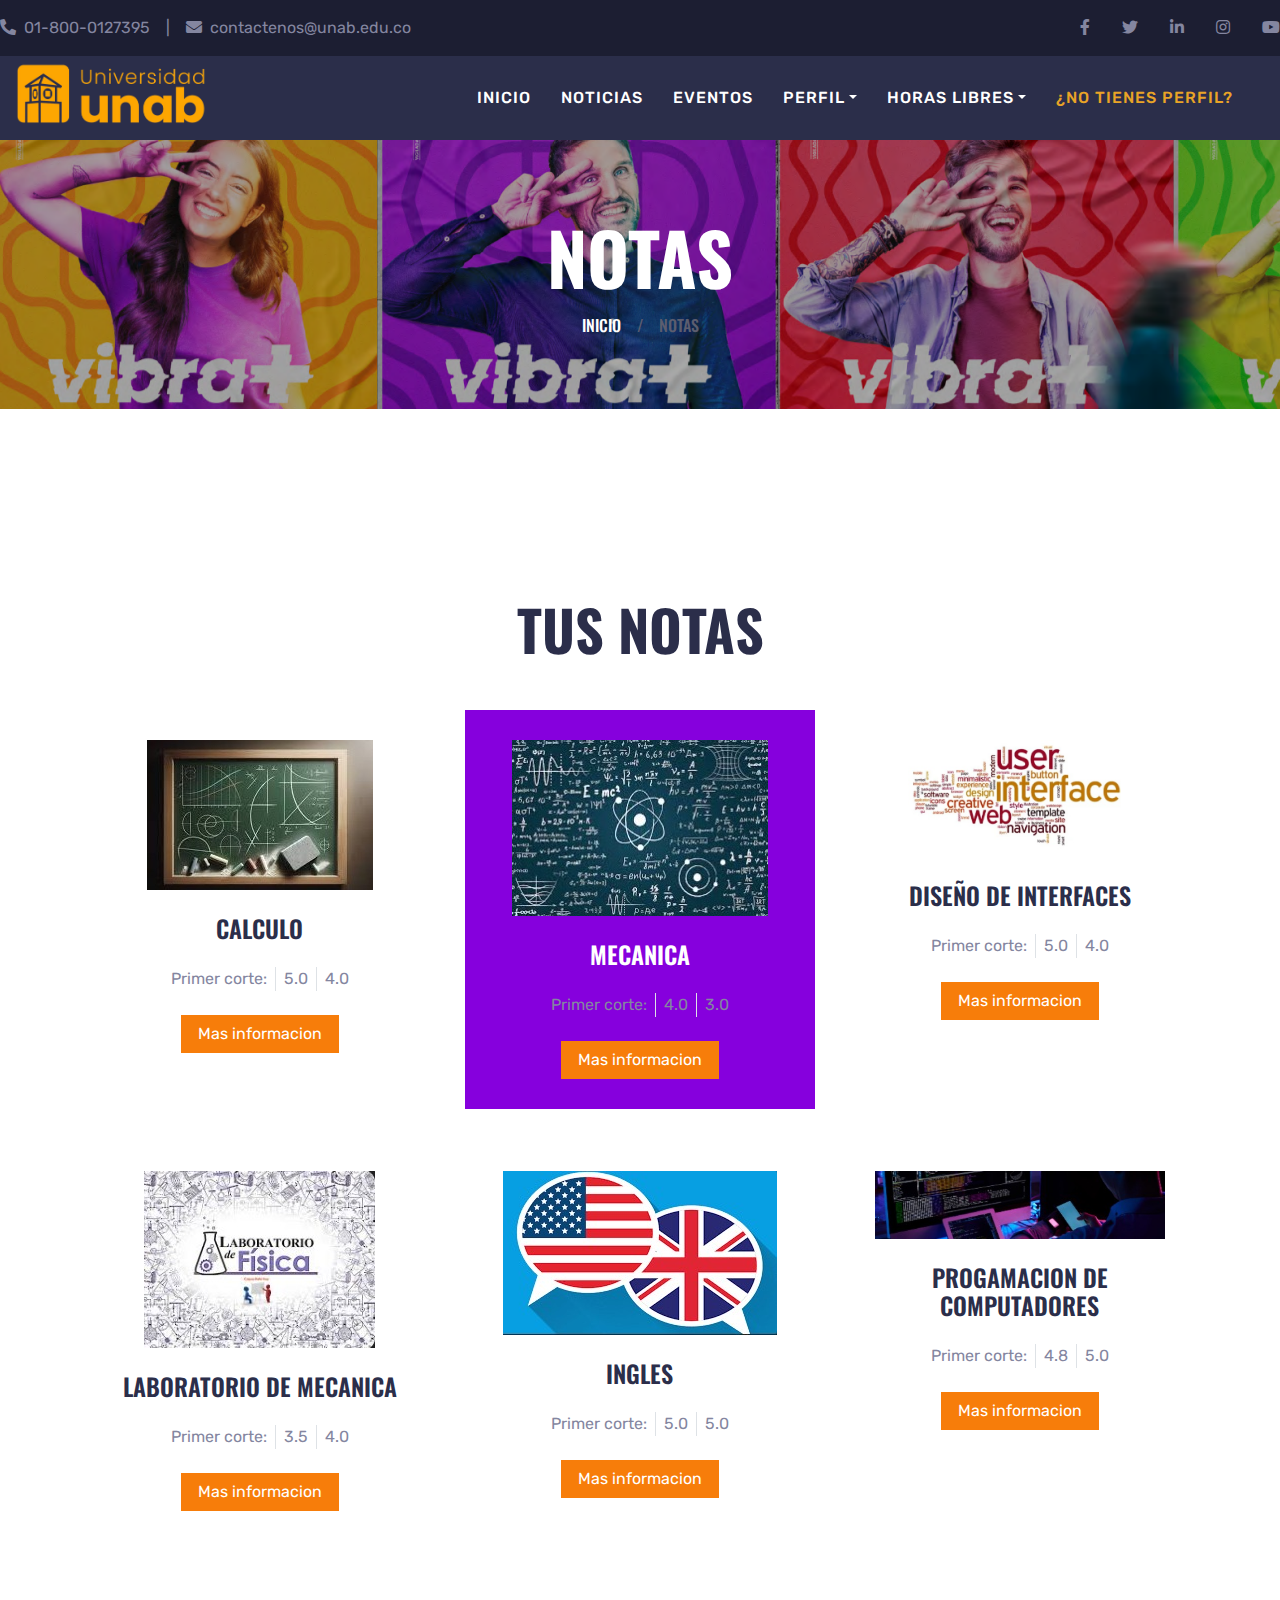
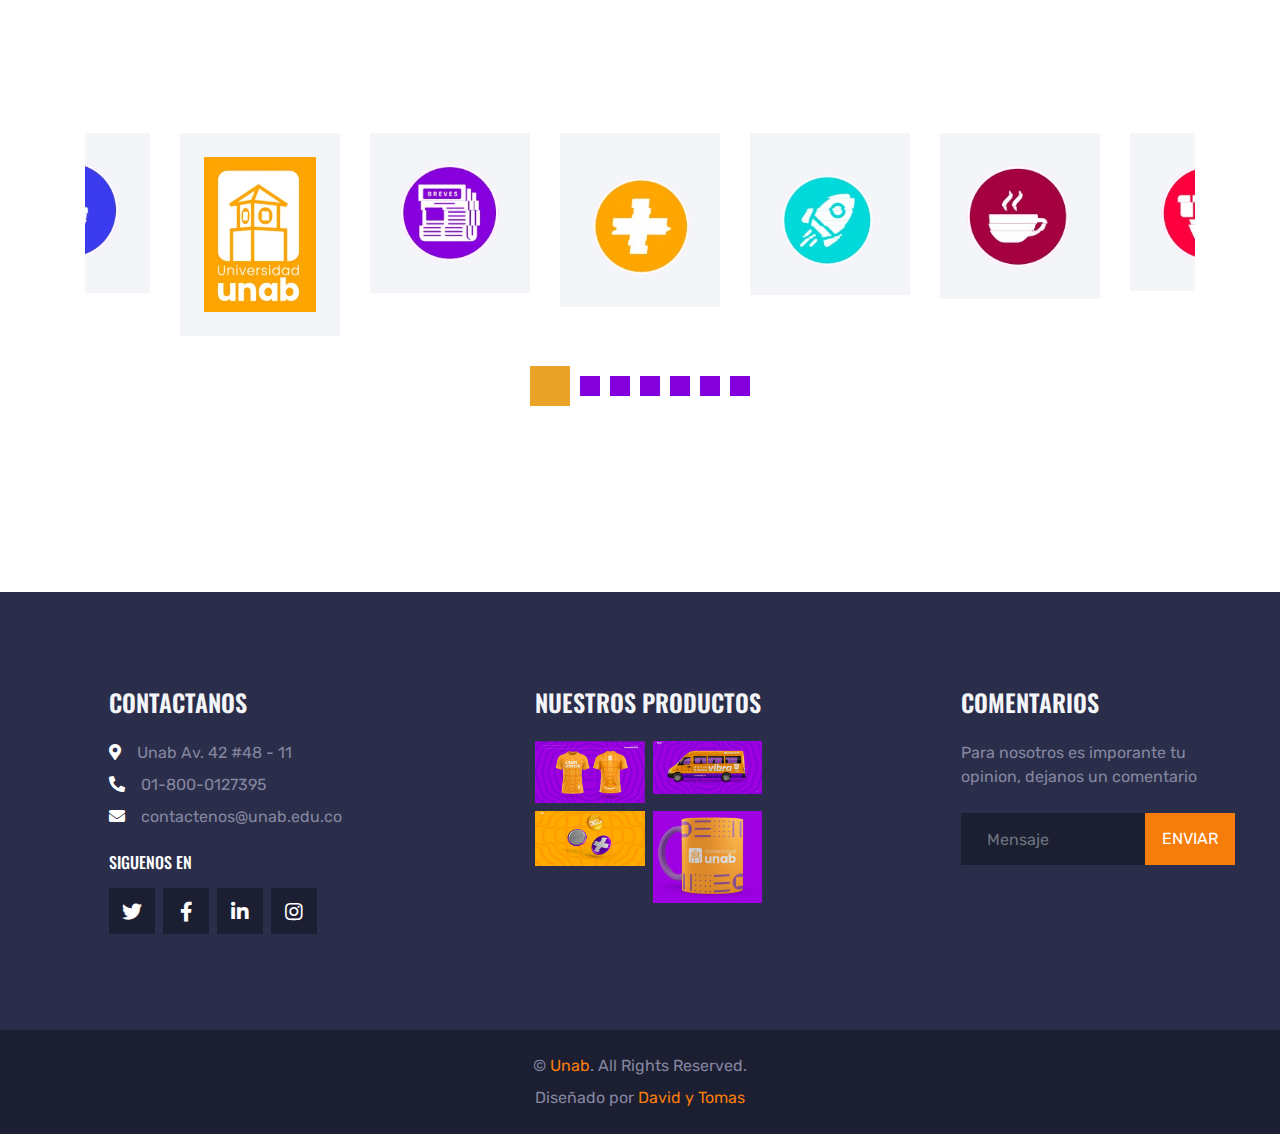
<file: car.html>
<!DOCTYPE html>
<html lang="en">

<head>
    <meta charset="utf-8">
    <title>ROYAL CARS - Car Rental HTML Template</title>
    <meta content="width=device-width, initial-scale=1.0" name="viewport">
    <meta content="Free HTML Templates" name="keywords">
    <meta content="Free HTML Templates" name="description">

    <!-- Favicon -->
    <link href="img/favicon.ico" rel="icon">

    <!-- Google Web Fonts -->
    <link rel="preconnect" href="https://fonts.gstatic.com">
    <link href="https://fonts.googleapis.com/css2?family=Oswald:wght@400;500;600;700&family=Rubik&display=swap" rel="stylesheet"> 

    <!-- Font Awesome -->
    <link href="https://cdnjs.cloudflare.com/ajax/libs/font-awesome/5.15.0/css/all.min.css" rel="stylesheet">

    <!-- Libraries Stylesheet -->
    <link href="lib/owlcarousel/assets/owl.carousel.min.css" rel="stylesheet">
    <link href="lib/tempusdominus/css/tempusdominus-bootstrap-4.min.css" rel="stylesheet" />

    <!-- Customized Bootstrap Stylesheet -->
    <link href="css/bootstrap.min.css" rel="stylesheet">

    <!-- Template Stylesheet -->
    <link href="css/style.css" rel="stylesheet">
</head>

<body>
    <!-- Topbar Start -->
    <div class="container-fluid bg-dark py-3 px-lg-5 d-none d-lg-block">
        <div class="row">
            <div class="col-md-6 text-center text-lg-left mb-2 mb-lg-0">
                <div class="d-inline-flex align-items-center">
                    <a class="text-body pr-3" href=""><i class="fa fa-phone-alt mr-2"></i>01-800-0127395</a>
                    <span class="text-body">|</span>
                    <a class="text-body px-3" href=""><i class="fa fa-envelope mr-2"></i>contactenos@unab.edu.co</a>
                </div>
            </div>
            <div class="col-md-6 text-center text-lg-right">
                <div class="d-inline-flex align-items-center">
                    <a class="text-body px-3" href="https://www.facebook.com/unab.online/?locale=es_LA">
                        <i class="fab fa-facebook-f"></i>
                    </a>
                    <a class="text-body px-3" href="https://x.com/unab_online?ref_src=twsrc%5Egoogle%7Ctwcamp%5Eserp%7Ctwgr%5Eauthor">
                        <i class="fab fa-twitter"></i>
                    </a>
                    <a class="text-body px-3" href="https://co.linkedin.com/school/universidad-autonoma-de-bucaramanga/">
                        <i class="fab fa-linkedin-in"></i>
                    </a>
                    <a class="text-body px-3" href="https://www.instagram.com/unab_online/?hl=es">
                        <i class="fab fa-instagram"></i>
                    </a>
                    <a class="text-body pl-3" href="https://www.youtube.com/@unabeduco">
                        <i class="fab fa-youtube"></i>
                    </a>
                </div>
            </div>
        </div>
    </div>
    <!-- Topbar End -->

    <!-- Navbar Start -->
    <div class="container-fluid position-relative nav-bar p-0" >
        
        <div class="position-relative px-lg-5" style="z-index: 9; width: 100%; padding-left: 3rem ;">
            <nav class="navbar navbar-expand-lg bg-secondary navbar-dark py-3 py-lg-0 pl-3 pl-lg-5" style="width: 100%;" >
                
                <button type="button" class="navbar-toggler" data-toggle="collapse" data-target="#navbarCollapse">
                    <span class="navbar-toggler-icon"></span>
                </button>
                <div class="collapse navbar-collapse justify-content-between px-3" id="navbarCollapse" >
                    <a href="index.html" style=" width: 25vw; height: 6vw;">
                        <img src="img/logoUnab.png" alt="" style=" width: 15vw; height: 5vw;">
                    </a>
                    <div class="navbar-nav ml-auto py-0">
                        <a href="index.html" class="nav-item nav-link">Inicio</a>
                        <a href="about.html" class="nav-item nav-link">Noticias</a>
                        <a href="service.html" class="nav-item nav-link">Eventos</a>
                        <div class="nav-item dropdown">
                            <a href="#" class="nav-link dropdown-toggle" data-toggle="dropdown">Perfil</a>
                            <div class="dropdown-menu rounded-0 m-0">
                                <a href="car.html" class="dropdown-item">Notas</a>
                                <a href="detail.html" class="dropdown-item">Cursos</a>
                                <a href="booking.html" class="dropdown-item">horario</a>
                            </div>
                        </div>
                        <div class="nav-item dropdown">
                            <a href="#" class="nav-link dropdown-toggle" data-toggle="dropdown">Horas libres</a>
                            <div class="dropdown-menu rounded-0 m-0">
                                <a href="team.html" class="dropdown-item">Cuantas tienes y cuantas te faltan</a>
                                <a href="testimonial.html" class="dropdown-item">Eventos registrados</a>
                            </div>
                        </div>
                        <a href="contact.html" class="naitemv- nav-link active">¿No tienes perfil?</a>
                    </div>
                </div>
            </nav>
        </div>
    </div>
    <!-- Navbar End -->


    <!-- Page Header Start -->
    <div class="sombreado-banner">
        
    </div>
    <div class="container-fluid page-header">
        <h1 class="display-3 text-uppercase text-white mb-3" style="z-index: 2;"> Notas</h1>
        <div class="d-inline-flex text-white">
            <h6 class="text-uppercase m-0" style="z-index: 2; color: white;"><a class="text-white" href="index.html" >Inicio</a></h6>
            <h6 class="text-body m-0 px-3">/</h6>
            <h6 class="text-uppercase text-body m-0" >Notas</h6>
        </div>
    </div>
    <!-- Page Header Start -->



    <!-- Rent A Car Start -->
    <div class="container-fluid py-5">
        <div class="container pt-5 pb-3">
            <h1 class="display-4 text-uppercase text-center mb-5">Tus notas</h1>
            <div class="row">
                <div class="col-lg-4 col-md-6 mb-2">
                    <div class="rent-item mb-4">
                        <img class="img-fluid mb-4" src="img/calculo.jpeg" alt="">
                        <h4 class="text-uppercase mb-4">Calculo</h4>
                        <div class="d-flex justify-content-center mb-4">
                            <div class="px-2">
                                <span>Primer corte: </span>
                            </div>
                            <div class="px-2 border-left border-right">
                                <span>5.0</span>
                            </div>
                            <div class="px-2">
                                <span>4.0</span>
                            </div>
                        </div>
                        <a class="btn btn-primary px-3" href="https://cosmos.unab.edu.co">Mas informacion</a>
                    </div>
                </div>
                <div class="col-lg-4 col-md-6 mb-2">
                    <div class="rent-item active mb-4">
                        <img class="img-fluid mb-4" src="img/fisica.jpeg" alt="">
                        <h4 class="text-uppercase mb-4">Mecanica</h4>
                        <div class="d-flex justify-content-center mb-4">
                            <div class="px-2">
                                <span>Primer corte: </span>
                            </div>
                            <div class="px-2 border-left border-right">
                                <span>4.0</span>
                            </div>
                            <div class="px-2">
                                <span>3.0</span>
                            </div>
                        </div>
                        <a class="btn btn-primary px-3" href="https://cosmos.unab.edu.co">Mas informacion</a>
                    </div>
                </div>
                <div class="col-lg-4 col-md-6 mb-2">
                    <div class="rent-item mb-4">
                        <img class="img-fluid mb-4" src="img/diseño.jpeg" alt="">
                        <h4 class="text-uppercase mb-4">Diseño de interfaces</h4>
                        <div class="d-flex justify-content-center mb-4">
                            <div class="px-2">
                                <span>Primer corte: </span>
                            </div>
                            <div class="px-2 border-left border-right">
                                <span>5.0</span>
                            </div>
                            <div class="px-2">
                                <span>4.0</span>
                            </div>
                        </div>
                        <a class="btn btn-primary px-3" href="https://cosmos.unab.edu.co">Mas informacion</a>
                    </div>
                </div>
                <div class="col-lg-4 col-md-6 mb-2">
                    <div class="rent-item mb-4">
                        <img class="img-fluid mb-4" src="img/LabFisica.jpeg" alt="">
                        <h4 class="text-uppercase mb-4">Laboratorio de mecanica</h4>
                        <div class="d-flex justify-content-center mb-4">
                            <div class="px-2">
                                <span>Primer corte: </span>
                            </div>
                            <div class="px-2 border-left border-right">
                                <span>3.5</span>
                            </div>
                            <div class="px-2">
                                <span>4.0</span>
                            </div>
                        </div>
                        <a class="btn btn-primary px-3" href="https://cosmos.unab.edu.co">Mas informacion</a>
                    </div>
                </div>
                <div class="col-lg-4 col-md-6 mb-2">
                    <div class="rent-item mb-4">
                        <img class="img-fluid mb-4" src="img/ingles.jpeg" alt="">
                        <h4 class="text-uppercase mb-4">Ingles</h4>
                        <div class="d-flex justify-content-center mb-4">
                            <div class="px-2">
                                <span>Primer corte: </span>
                            </div>
                            <div class="px-2 border-left border-right">
                                <span>5.0</span>
                            </div>
                            <div class="px-2"> <span>5.0</span>
                            </div>
                        </div>
                        <a class="btn btn-primary px-3" href="https://cosmos.unab.edu.co">Mas informacion</a>
                    </div>
                </div>
                <div class="col-lg-4 col-md-6 mb-2">
                    <div class="rent-item mb-4">
                        <img class="img-fluid mb-4" src="img/computadores.jpeg" alt="">
                        <h4 class="text-uppercase mb-4">Progamacion de computadores</h4>
                        <div class="d-flex justify-content-center mb-4">
                            <div class="px-2">
                                <span>Primer corte: </span>
                            </div>
                            <div class="px-2 border-left border-right">
                                <span>4.8</span>
                            </div>
                            <div class="px-2">
                                <span>5.0</span>
                            </div>
                        </div>
                        <a class="btn btn-primary px-3" href="https://cosmos.unab.edu.co">Mas informacion</a>
                    </div>
                </div>
            </div>
        </div>
    </div>
    <!-- Rent A Car End -->

    <!-- Vendor Start -->
    <div class="container-fluid py-5">
        <div class="container py-5">
            <div class="owl-carousel vendor-carousel">
                <div class="bg-light p-4">
                    <img src="img/vibra+.png" alt="">
                </div>
                <div class="bg-light p-4">
                    <img src="img/cohete.png" alt="">
                </div>
                <div class="bg-light p-4">
                    <img src="img/cafe.png" alt="">
                </div>
                <div class="bg-light p-4">
                    <img src="img/parlante.png" alt="">
                </div>
                <div class="bg-light p-4">
                    <img src="img/micro.png" alt="">
                </div>
                <div class="bg-light p-4">
                    <img src="img/unab.jpeg" alt="">
                </div>
                <div class="bg-light p-4">
                    <img src="img/news.png" alt="" >
                </div>
            </div>
        </div>
    </div>
    <!-- Vendor End -->

    <!-- Footer Start -->
    <div class="container-fluid bg-secondary py-5 px-sm-3 px-md-5" style="margin-top: 90px;">
        <div class="row pt-5" style="display: flex; justify-content: space-around;">
            <div class="col-lg-3 col-md-6 mb-5" >
                <h4 class="text-uppercase text-light mb-4">Contactanos</h4>
                <p class="mb-2"><i class="fa fa-map-marker-alt text-white mr-3"></i>Unab Av. 42 #48 - 11</p>
                <p class="mb-2"><i class="fa fa-phone-alt text-white mr-3"></i>01-800-0127395</p>
                <p><i class="fa fa-envelope text-white mr-3"></i>contactenos@unab.edu.co  </p>
                <h6 class="text-uppercase text-white py-2">Siguenos en</h6>
                <div class="d-flex justify-content-start">
                    <a class="btn btn-lg btn-dark btn-lg-square mr-2" href="https://x.com/unab_online?ref_src=twsrc%5Egoogle%7Ctwcamp%5Eserp%7Ctwgr%5Eauthor"><i class="fab fa-twitter"></i></a>
                    <a class="btn btn-lg btn-dark btn-lg-square mr-2" href="https://www.facebook.com/unab.online/?locale=es_LA"><i class="fab fa-facebook-f"></i></a>
                    <a class="btn btn-lg btn-dark btn-lg-square mr-2" href="https://co.linkedin.com/school/universidad-autonoma-de-bucaramanga/"><i class="fab fa-linkedin-in"></i></a>
                    <a class="btn btn-lg btn-dark btn-lg-square" href="https://www.instagram.com/unab_online/?hl=es"><i class="fab fa-instagram"></i></a>
                </div>
            </div>
            <div class="col-lg-3 col-md-6 mb-5">
                <h4 class="text-uppercase text-light mb-4">Nuestros productos</h4>
                <div class="row mx-n1">
                    <div class="col-5 px-1 mb-2">
                        <a href="https://unab.edu.co/que-paso-con-la-tienda-unab/"><img class="w-100" src="img/camisas.jpeg" alt=""></a>
                    </div>
                    <div class="col-5 px-1 mb-2">
                        <a href="https://unab.edu.co/nuestra-tienda-unab/"><img class="w-100" src="img/bus.jpeg" alt=""></a>
                    </div>
                    <div class="col-5 px-1 mb-2">
                        <a href="https://unab.edu.co/nuestra-tienda-unab/"><img class="w-100" src="img/pines.jpeg" alt=""></a>
                    </div>
                    <div class="col-5 px-1 mb-2" >
                        <a href="https://unab.edu.co/nuestra-tienda-unab/"><img class="w-100" src="img/tasa.jpeg" alt=""></a>
                    </div>
                </div>
            </div>
            <div class="col-lg-3 col-md-6 mb-5" style="margin-right: -5vw; margin-top: 0vw;">
                <h4 class="text-uppercase text-light mb-4">Comentarios</h4>
                <p class="mb-4">Para nosotros es imporante tu opinion, dejanos un comentario</p>
                <div class="w-100 mb-3">
                    <div class="input-group">
                        <input type="text" class="form-control bg-dark border-dark" style="padding: 25px;" placeholder="Mensaje">
                        <div class="input-group-append">
                            <button class="btn btn-primary text-uppercase px-3">Enviar</button>
                        </div>
                    </div>
                </div>
            </div>
        </div>
    </div>
    <div class="container-fluid bg-dark py-4 px-sm-3 px-md-5">
        <p class="mb-2 text-center text-body">&copy; <a href="#">Unab</a>. All Rights Reserved.</p>
        <p class="m-0 text-center text-body">Diseñado por <a href="https://htmlcodex.com">David y Tomas</a></p>
    </div>
    <!-- Footer End -->


    <!-- Back to Top -->
    <a href="#" class="btn btn-lg btn-primary btn-lg-square back-to-top"><i class="fa fa-angle-double-up"></i></a>


    <!-- JavaScript Libraries -->
    <script src="https://code.jquery.com/jquery-3.4.1.min.js"></script>
    <script src="https://stackpath.bootstrapcdn.com/bootstrap/4.4.1/js/bootstrap.bundle.min.js"></script>
    <script src="lib/easing/easing.min.js"></script>
    <script src="lib/waypoints/waypoints.min.js"></script>
    <script src="lib/owlcarousel/owl.carousel.min.js"></script>
    <script src="lib/tempusdominus/js/moment.min.js"></script>
    <script src="lib/tempusdominus/js/moment-timezone.min.js"></script>
    <script src="lib/tempusdominus/js/tempusdominus-bootstrap-4.min.js"></script>

    <!-- Template Javascript -->
    <script src="js/main.js"></script>
</body>

</html>
</file>
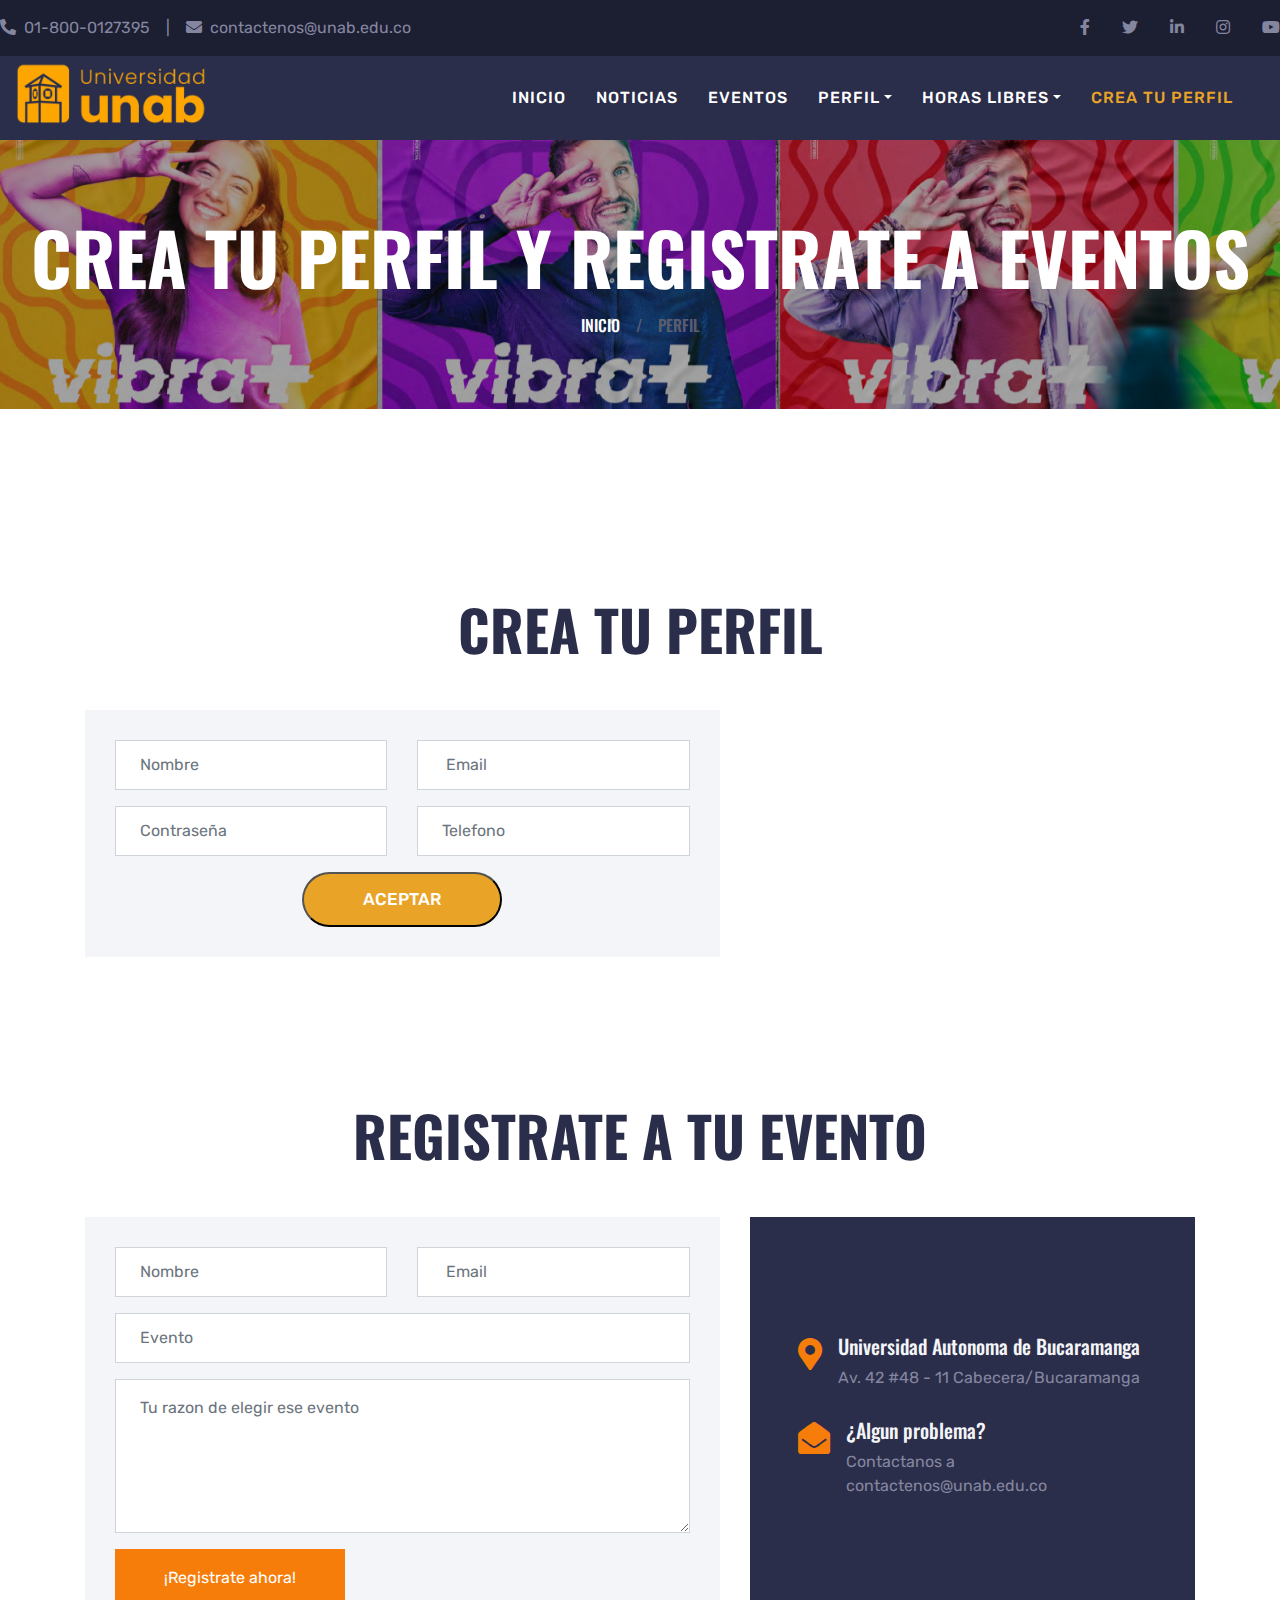
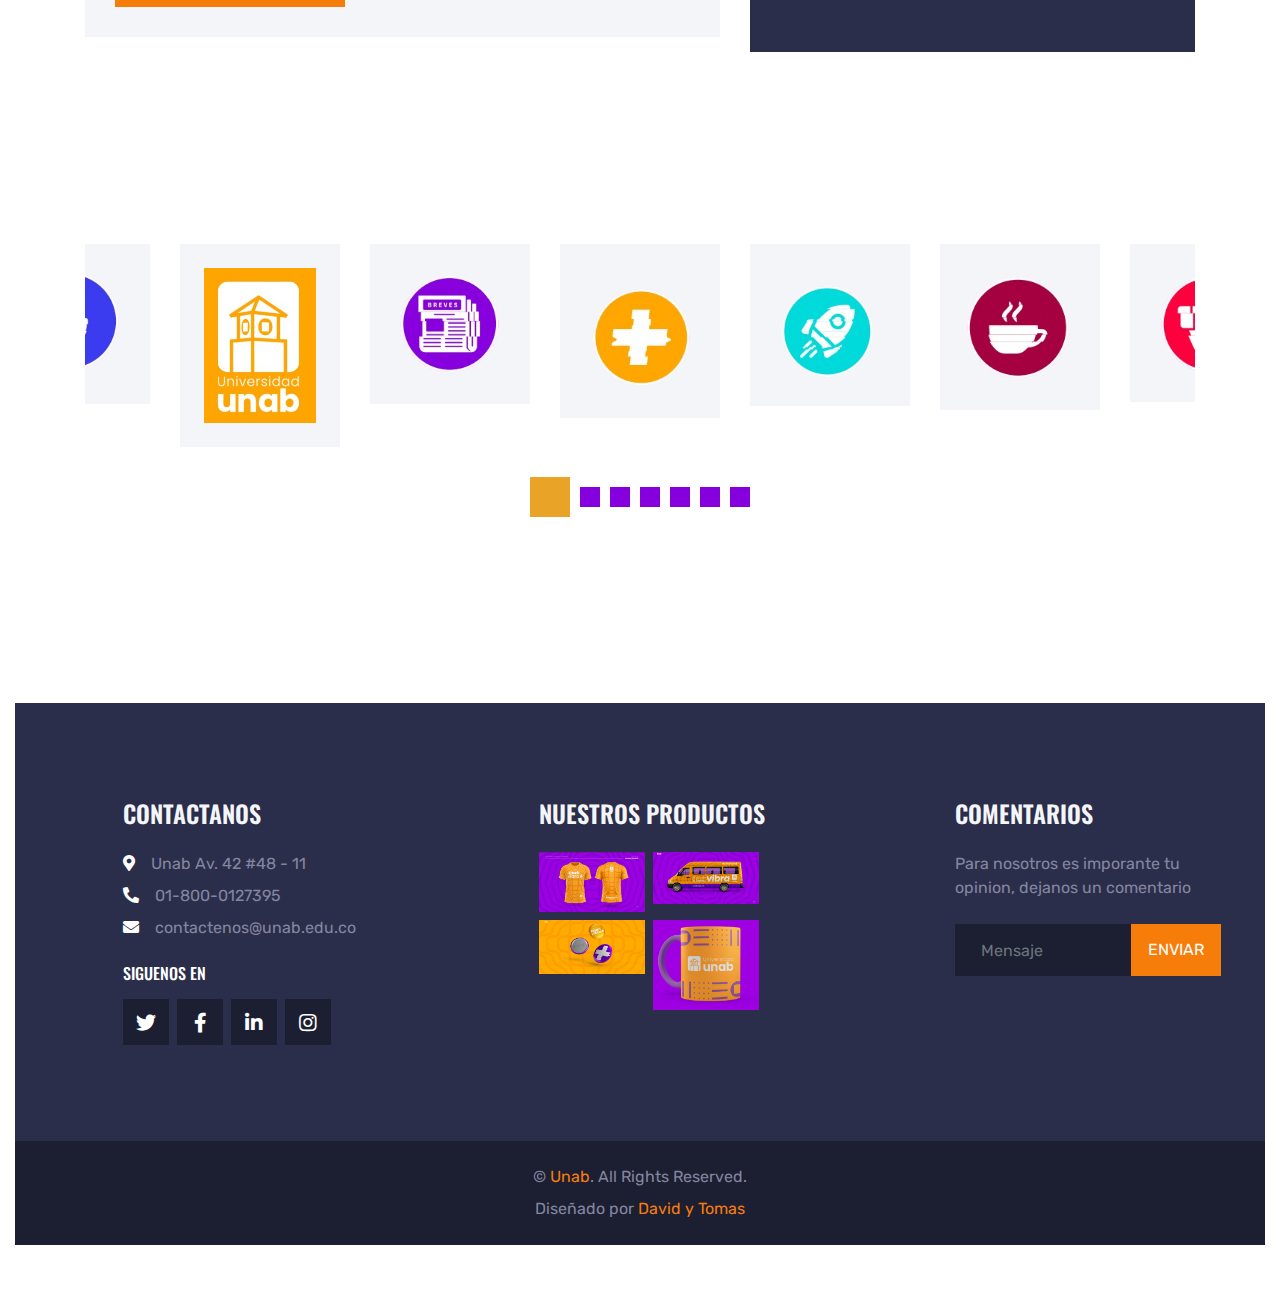
<file: contact.html>
<!DOCTYPE html>
<html lang="en">

<head>
    <meta charset="utf-8">
    <title>UNAB PAGINA</title>
    <meta content="width=device-width, initial-scale=1.0" name="viewport">
    <meta content="Free HTML Templates" name="keywords">
    <meta content="Free HTML Templates" name="description">

    <!-- Favicon -->
    <link href="img/favicon.ico" rel="icon">

    <!-- Google Web Fonts -->
    <link rel="preconnect" href="https://fonts.gstatic.com">
    <link href="https://fonts.googleapis.com/css2?family=Oswald:wght@400;500;600;700&family=Rubik&display=swap" rel="stylesheet"> 

    <!-- Font Awesome -->
    <link href="https://cdnjs.cloudflare.com/ajax/libs/font-awesome/5.15.0/css/all.min.css" rel="stylesheet">

    <!-- Libraries Stylesheet -->
    <link href="lib/owlcarousel/assets/owl.carousel.min.css" rel="stylesheet">
    <link href="lib/tempusdominus/css/tempusdominus-bootstrap-4.min.css" rel="stylesheet" />

    <!-- Customized Bootstrap Stylesheet -->
    <link href="css/bootstrap.min.css" rel="stylesheet">

    <!-- Template Stylesheet -->
    <link href="css/style.css" rel="stylesheet">
</head>

<body>
    <!-- Topbar Start -->
    <div class="container-fluid bg-dark py-3 px-lg-5 d-none d-lg-block">
        <div class="row">
            <div class="col-md-6 text-center text-lg-left mb-2 mb-lg-0">
                <div class="d-inline-flex align-items-center">
                    <a class="text-body pr-3" href=""><i class="fa fa-phone-alt mr-2"></i>01-800-0127395</a>
                    <span class="text-body">|</span>
                    <a class="text-body px-3" href=""><i class="fa fa-envelope mr-2"></i>contactenos@unab.edu.co</a>
                </div>
            </div>
            <div class="col-md-6 text-center text-lg-right">
                <div class="d-inline-flex align-items-center">
                    <a class="text-body px-3" href="https://www.facebook.com/unab.online/?locale=es_LA">
                        <i class="fab fa-facebook-f"></i>
                    </a>
                    <a class="text-body px-3" href="https://x.com/unab_online?ref_src=twsrc%5Egoogle%7Ctwcamp%5Eserp%7Ctwgr%5Eauthor">
                        <i class="fab fa-twitter"></i>
                    </a>
                    <a class="text-body px-3" href="https://co.linkedin.com/school/universidad-autonoma-de-bucaramanga/">
                        <i class="fab fa-linkedin-in"></i>
                    </a>
                    <a class="text-body px-3" href="https://www.instagram.com/unab_online/?hl=es">
                        <i class="fab fa-instagram"></i>
                    </a>
                    <a class="text-body pl-3" href="https://www.youtube.com/@unabeduco">
                        <i class="fab fa-youtube"></i>
                    </a>
                </div>
            </div>
        </div>
    </div>
    <!-- Topbar End -->


    <!-- Navbar Start -->
    <div class="container-fluid position-relative nav-bar p-0" >
        
        <div class="position-relative px-lg-5" style="z-index: 9; width: 100%; padding-left: 3rem ;">
            <nav class="navbar navbar-expand-lg bg-secondary navbar-dark py-3 py-lg-0 pl-3 pl-lg-5" style="width: 100%;" >
                
                <button type="button" class="navbar-toggler" data-toggle="collapse" data-target="#navbarCollapse">
                    <span class="navbar-toggler-icon"></span>
                </button>
                <div class="collapse navbar-collapse justify-content-between px-3" id="navbarCollapse" >
                    <a href="index.html" style=" width: 25vw; height: 6vw;">
                        <img src="img/logoUnab.png" alt="" style=" width: 15vw; height: 5vw;">
                    </a>
                    <div class="navbar-nav ml-auto py-0">
                        <a href="index.html" class="nav-item nav-link">Inicio</a>
                        <a href="about.html" class="nav-item nav-link">Noticias</a>
                        <a href="service.html" class="nav-item nav-link">Eventos</a>
                        <div class="nav-item dropdown">
                            <a href="#" class="nav-link dropdown-toggle" data-toggle="dropdown">Perfil</a>
                            <div class="dropdown-menu rounded-0 m-0">
                                <a href="car.html" class="dropdown-item">Notas</a>
                                <a href="detail.html" class="dropdown-item">Cursos</a>
                                <a href="booking.html" class="dropdown-item">horario</a>
                            </div>
                        </div>
                        <div class="nav-item dropdown">
                            <a href="#" class="nav-link dropdown-toggle" data-toggle="dropdown">Horas libres</a>
                            <div class="dropdown-menu rounded-0 m-0">
                                <a href="team.html" class="dropdown-item">Cuantas tienes y cuantas te faltan</a>
                                <a href="testimonial.html" class="dropdown-item">Eventos registrados</a>
                            </div>
                        </div>
                        <a href="contact.html" class="naitemv- nav-link active">Crea tu perfil</a>
                    </div>
                </div>
            </nav>
        </div>
    </div>
    <!-- Navbar End -->
    
    
    <!-- Page Header Start -->
    <div class="sombreado-banner">
        
    </div>
    <div class="container-fluid page-header">
        <h1 class="display-3 text-uppercase text-white mb-3" style="z-index: 2;">Crea tu perfil y registrate a eventos</h1>
        <div class="d-inline-flex text-white">
            <h6 class="text-uppercase m-0" style="z-index: 2; color: white;"><a class="text-white" href="index.html" >Inicio</a></h6>
            <h6 class="text-body m-0 px-3">/</h6>
            <h6 class="text-uppercase text-body m-0" >Perfil</h6>
        </div>
    </div>

    <!-- Page Header Start -->


    <!-- registro peril -->
    <div class="container-fluid py-5">
        <div class="container pt-5 pb-3">
            <h1 class="display-4 text-uppercase text-center mb-5">Crea tu perfil</h1>
            <div class="row">
                <div class="col-lg-7 mb-2">
                    <div class="contact-form bg-light mb-4" style="padding: 30px;">
                        <form>
                            <div class="row">
                                <div class="col-6 form-group">
                                    <input type="text" class="form-control p-4" placeholder="Nombre" required="required">
                                </div>
                                <div class="col-6 form-group">
                                    <input type="email" class="form-control p-4" placeholder=" Email" required="required">
                                </div>
                            </div>
                            <div class="row">
                                <div class="col-6 form-group">
                                    <input type="text" class="form-control p-4" placeholder="Contraseña" required="required">
                                </div>
                                <div class="col-6 form-group">
                                    <input type="email" class="form-control p-4" placeholder="Telefono" required="required">
                                </div>
                            </div>
                                <button class="btn-hola" type="submit">Aceptar</button>
                            </div>
                        </form>
                    </div>
                </div>
    <!-- fin registro perifl -->
        </div>
    <!-- EVENTOS INICIO -->
    <div class="container-fluid py-5">
        <div class="container pt-5 pb-3">
            <h1 class="display-4 text-uppercase text-center mb-5">Registrate a tu evento</h1>
            <div class="row">
                <div class="col-lg-7 mb-2">
                    <div class="contact-form bg-light mb-4" style="padding: 30px;">
                        <form>
                            <div class="row">
                                <div class="col-6 form-group">
                                    <input type="text" class="form-control p-4" placeholder="Nombre" required="required">
                                </div>
                                <div class="col-6 form-group">
                                    <input type="email" class="form-control p-4" placeholder=" Email" required="required">
                                </div>
                            </div>
                            <div class="form-group">
                                <input type="text" class="form-control p-4" placeholder="Evento" required="required">
                            </div>
                            <div class="form-group">
                                <textarea class="form-control py-3 px-4" rows="5" placeholder="Tu razon de elegir ese evento" required="required"></textarea>
                            </div>
                            <div>
                                <button class="btn btn-primary py-3 px-5" type="submit">¡Registrate ahora!</button>
                            </div>
                        </form>
                    </div>
                </div>
                <div class="col-lg-5 mb-2">
                    <div class="bg-secondary d-flex flex-column justify-content-center px-5 mb-4" style="height: 435px;">
                        <div class="d-flex mb-3">
                            <i class="fa fa-2x fa-map-marker-alt text-primary flex-shrink-0 mr-3"></i>
                            <div class="mt-n1">
                                <h5 class="text-light">Universidad Autonoma de Bucaramanga</h5>
                                <p>Av. 42 #48 - 11 Cabecera/Bucaramanga</p>
                            </div>
                        </div>
                        <div class="d-flex mb-3">
                            <i class="fa fa-2x fa-envelope-open text-primary flex-shrink-0 mr-3"></i>
                            <div class="mt-n1">
                                <h5 class="text-light">¿Algun problema?</h5>
                                <p>Contactanos a contactenos@unab.edu.co </p>
                            </div>
                        </div>
                    </div>
                </div>
            </div>
        </div>
    </div>
    <!-- EVENTOS FINAL -->



    <!-- Vendor Start -->
    <div class="container-fluid py-5">
        <div class="container py-5">
            <div class="owl-carousel vendor-carousel">
                <div class="bg-light p-4">
                    <img src="img/vibra+.png" alt="">
                </div>
                <div class="bg-light p-4">
                    <img src="img/cohete.png" alt="">
                </div>
                <div class="bg-light p-4">
                    <img src="img/cafe.png" alt="">
                </div>
                <div class="bg-light p-4">
                    <img src="img/parlante.png" alt="">
                </div>
                <div class="bg-light p-4">
                    <img src="img/micro.png" alt="">
                </div>
                <div class="bg-light p-4">
                    <img src="img/unab.jpeg" alt="">
                </div>
                <div class="bg-light p-4">
                    <img src="img/news.png" alt="" >
                </div>
            </div>
        </div>
    </div>
    <!-- Vendor End -->
    
    
    <!-- Footer Start -->
    <div class="container-fluid bg-secondary py-5 px-sm-3 px-md-5" style="margin-top: 90px;">
        <div class="row pt-5" style="display: flex; justify-content: space-around;">
            <div class="col-lg-3 col-md-6 mb-5" >
                <h4 class="text-uppercase text-light mb-4">Contactanos</h4>
                <p class="mb-2"><i class="fa fa-map-marker-alt text-white mr-3"></i>Unab Av. 42 #48 - 11</p>
                <p class="mb-2"><i class="fa fa-phone-alt text-white mr-3"></i>01-800-0127395</p>
                <p><i class="fa fa-envelope text-white mr-3"></i>contactenos@unab.edu.co  </p>
                <h6 class="text-uppercase text-white py-2">Siguenos en</h6>
                <div class="d-flex justify-content-start">
                    <a class="btn btn-lg btn-dark btn-lg-square mr-2" href="https://x.com/unab_online?ref_src=twsrc%5Egoogle%7Ctwcamp%5Eserp%7Ctwgr%5Eauthor"><i class="fab fa-twitter"></i></a>
                    <a class="btn btn-lg btn-dark btn-lg-square mr-2" href="https://www.facebook.com/unab.online/?locale=es_LA"><i class="fab fa-facebook-f"></i></a>
                    <a class="btn btn-lg btn-dark btn-lg-square mr-2" href="https://co.linkedin.com/school/universidad-autonoma-de-bucaramanga/"><i class="fab fa-linkedin-in"></i></a>
                    <a class="btn btn-lg btn-dark btn-lg-square" href="https://www.instagram.com/unab_online/?hl=es"><i class="fab fa-instagram"></i></a>
                </div>
            </div>
            <div class="col-lg-3 col-md-6 mb-5">
                <h4 class="text-uppercase text-light mb-4">Nuestros productos</h4>
                <div class="row mx-n1">
                    <div class="col-5 px-1 mb-2">
                        <a href="https://unab.edu.co/que-paso-con-la-tienda-unab/"><img class="w-100" src="img/camisas.jpeg" alt=""></a>
                    </div>
                    <div class="col-5 px-1 mb-2">
                        <a href="https://unab.edu.co/nuestra-tienda-unab/"><img class="w-100" src="img/bus.jpeg" alt=""></a>
                    </div>
                    <div class="col-5 px-1 mb-2">
                        <a href="https://unab.edu.co/nuestra-tienda-unab/"><img class="w-100" src="img/pines.jpeg" alt=""></a>
                    </div>
                    <div class="col-5 px-1 mb-2" >
                        <a href="https://unab.edu.co/nuestra-tienda-unab/"><img class="w-100" src="img/tasa.jpeg" alt=""></a>
                    </div>
                </div>
            </div>
            <div class="col-lg-3 col-md-6 mb-5" style="margin-right: -5vw; margin-top: 0vw;">
                <h4 class="text-uppercase text-light mb-4">Comentarios</h4>
                <p class="mb-4">Para nosotros es imporante tu opinion, dejanos un comentario</p>
                <div class="w-100 mb-3">
                    <div class="input-group">
                        <input type="text" class="form-control bg-dark border-dark" style="padding: 25px;" placeholder="Mensaje">
                        <div class="input-group-append">
                            <button class="btn btn-primary text-uppercase px-3">Enviar</button>
                        </div>
                    </div>
                </div>
            </div>
        </div>
    </div>
    <div class="container-fluid bg-dark py-4 px-sm-3 px-md-5">
        <p class="mb-2 text-center text-body">&copy; <a href="#">Unab</a>. All Rights Reserved.</p>
        <p class="m-0 text-center text-body">Diseñado por <a href="https://htmlcodex.com">David y Tomas</a></p>
    </div>
    <!-- Footer End -->


    <!-- Back to Top -->
    <a href="#" class="btn btn-lg btn-primary btn-lg-square back-to-top"><i class="fa fa-angle-double-up"></i></a>


    <!-- JavaScript Libraries -->
    <script src="https://code.jquery.com/jquery-3.4.1.min.js"></script>
    <script src="https://stackpath.bootstrapcdn.com/bootstrap/4.4.1/js/bootstrap.bundle.min.js"></script>
    <script src="lib/easing/easing.min.js"></script>
    <script src="lib/waypoints/waypoints.min.js"></script>
    <script src="lib/owlcarousel/owl.carousel.min.js"></script>
    <script src="lib/tempusdominus/js/moment.min.js"></script>
    <script src="lib/tempusdominus/js/moment-timezone.min.js"></script>
    <script src="lib/tempusdominus/js/tempusdominus-bootstrap-4.min.js"></script>

    <!-- Template Javascript -->
    <script src="js/main.js"></script>
</body>

</html>
</file>
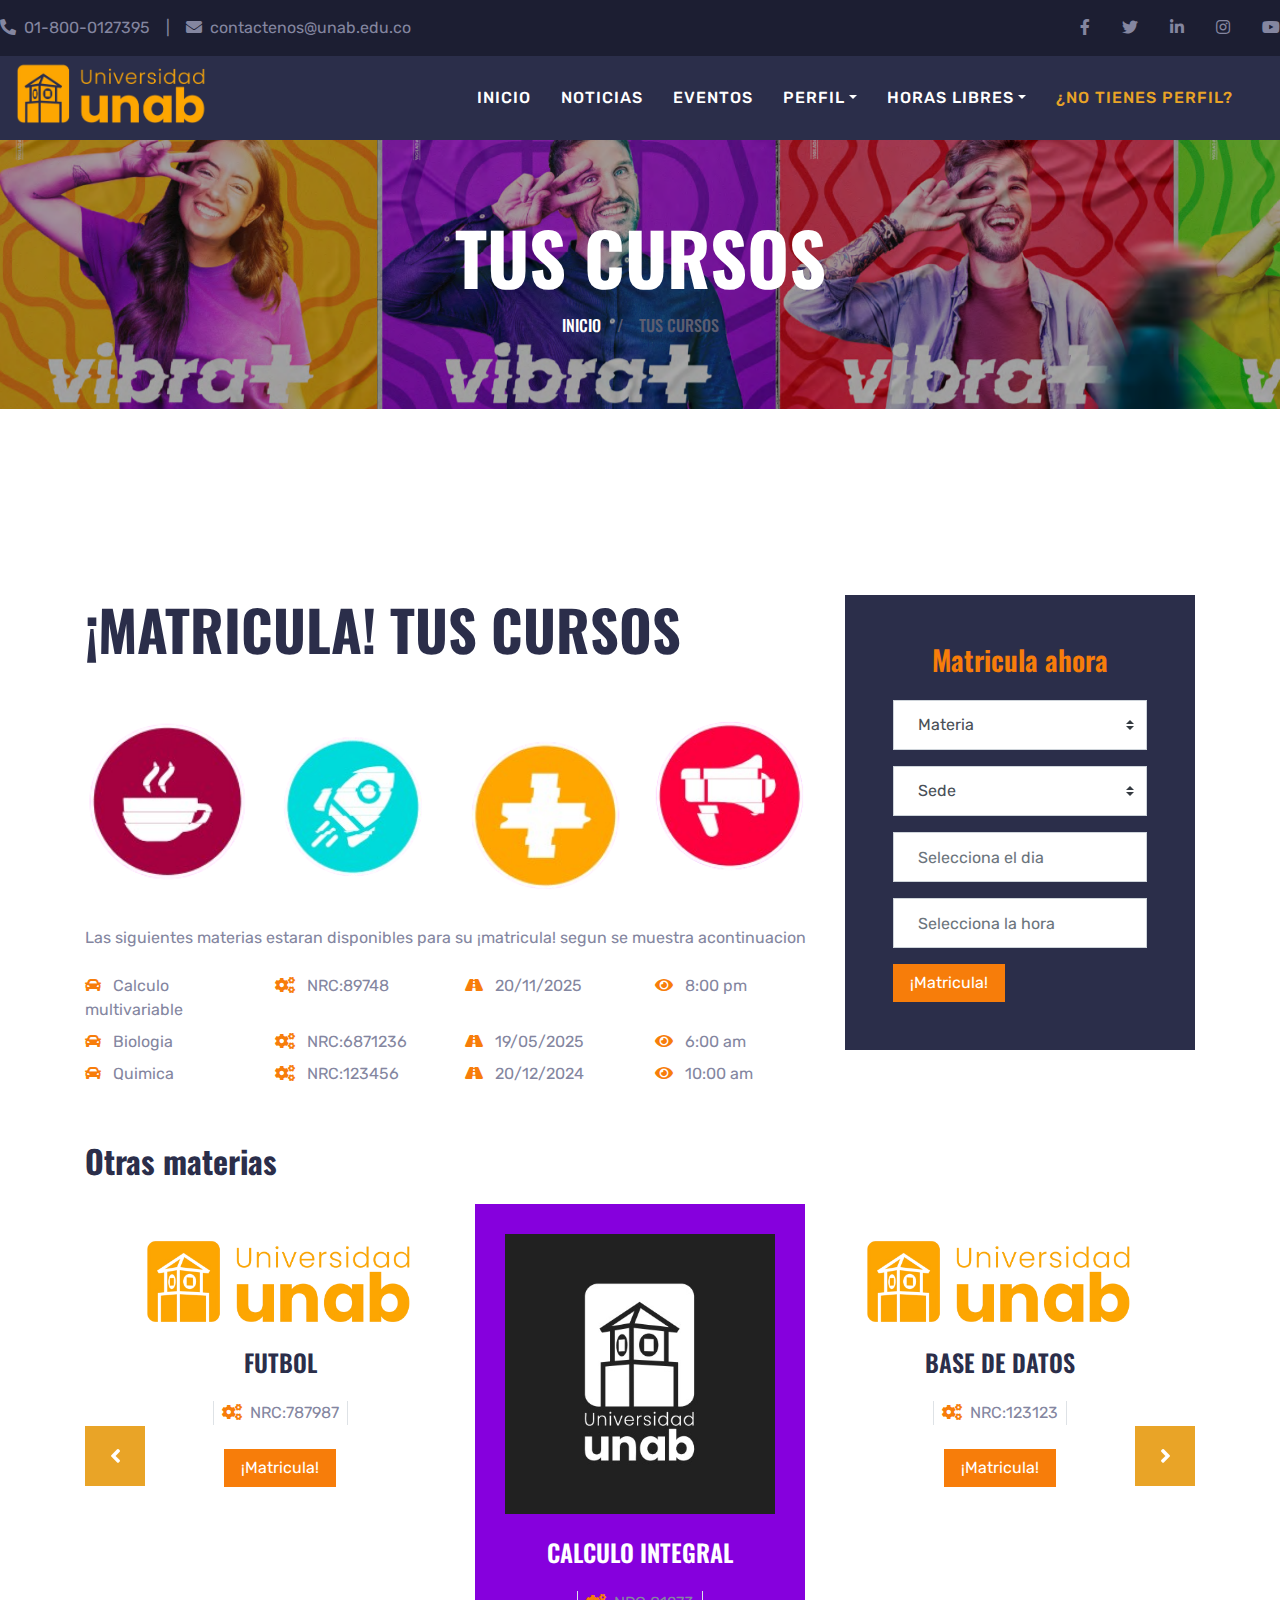
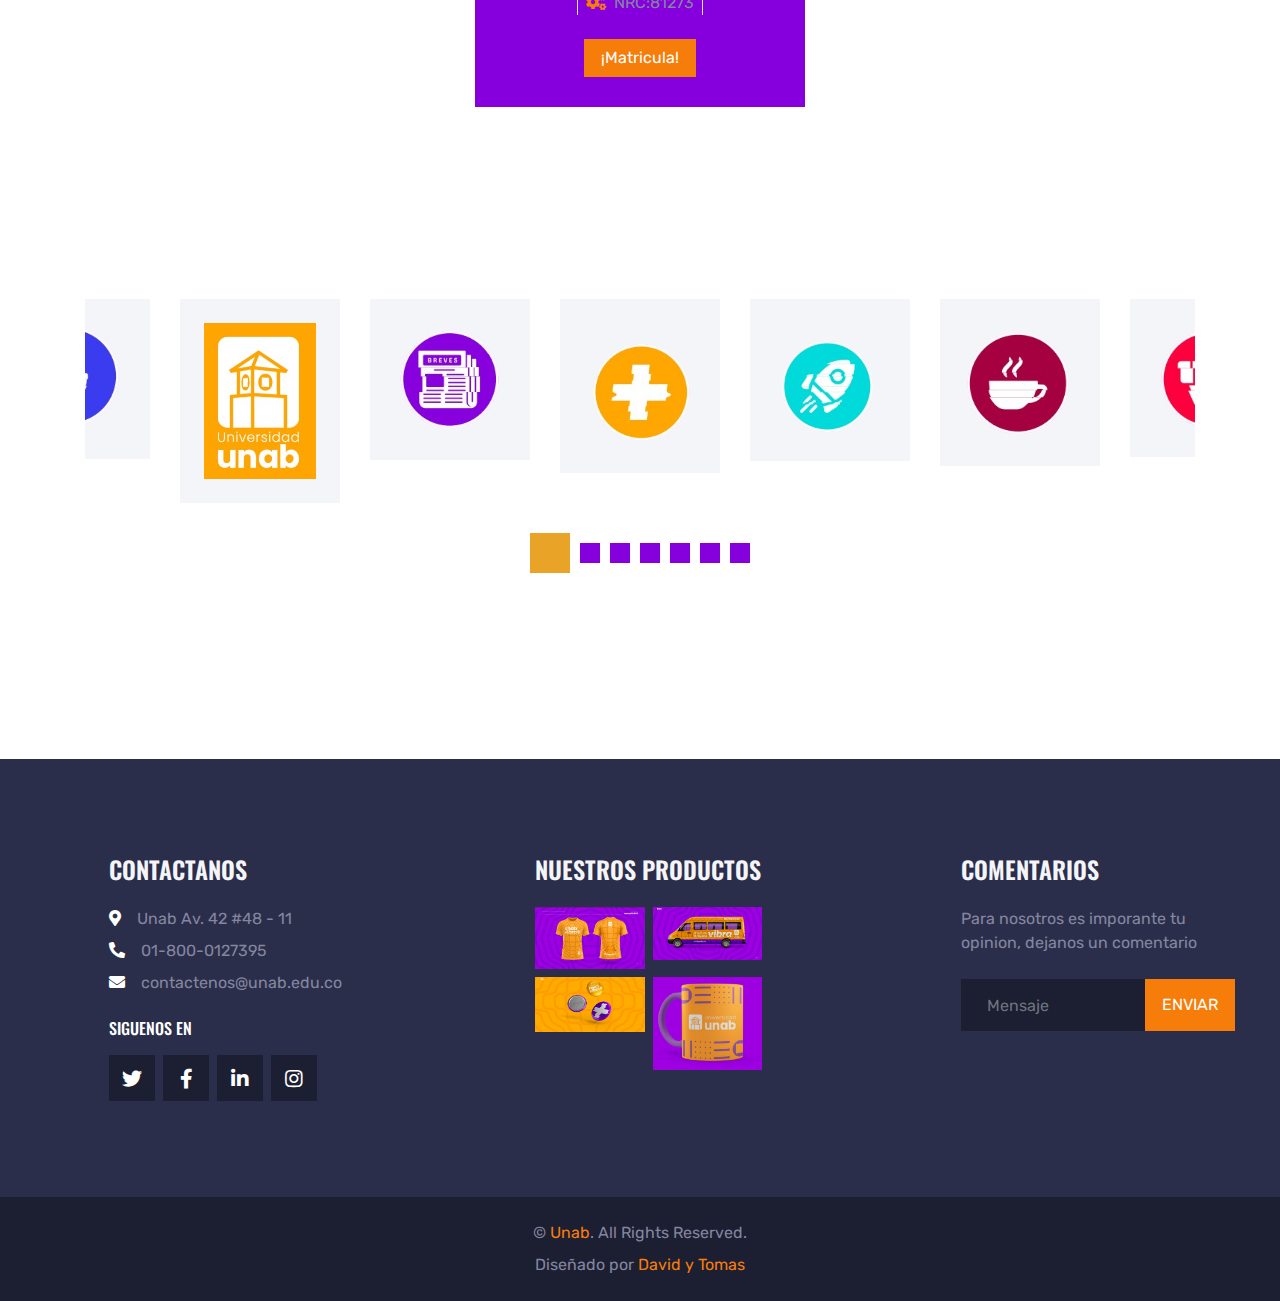
<file: detail.html>
<!DOCTYPE html>
<html lang="en">

<head>
    <meta charset="utf-8">
    <title>ROYAL CARS - Car Rental HTML Template</title>
    <meta content="width=device-width, initial-scale=1.0" name="viewport">
    <meta content="Free HTML Templates" name="keywords">
    <meta content="Free HTML Templates" name="description">

    <!-- Favicon -->
    <link href="img/favicon.ico" rel="icon">

    <!-- Google Web Fonts -->
    <link rel="preconnect" href="https://fonts.gstatic.com">
    <link href="https://fonts.googleapis.com/css2?family=Oswald:wght@400;500;600;700&family=Rubik&display=swap" rel="stylesheet"> 

    <!-- Font Awesome -->
    <link href="https://cdnjs.cloudflare.com/ajax/libs/font-awesome/5.15.0/css/all.min.css" rel="stylesheet">

    <!-- Libraries Stylesheet -->
    <link href="lib/owlcarousel/assets/owl.carousel.min.css" rel="stylesheet">
    <link href="lib/tempusdominus/css/tempusdominus-bootstrap-4.min.css" rel="stylesheet" />

    <!-- Customized Bootstrap Stylesheet -->
    <link href="css/bootstrap.min.css" rel="stylesheet">

    <!-- Template Stylesheet -->
    <link href="css/style.css" rel="stylesheet">
</head>

<body>
    <!-- Topbar Start -->
    <div class="container-fluid bg-dark py-3 px-lg-5 d-none d-lg-block">
        <div class="row">
            <div class="col-md-6 text-center text-lg-left mb-2 mb-lg-0">
                <div class="d-inline-flex align-items-center">
                    <a class="text-body pr-3" href=""><i class="fa fa-phone-alt mr-2"></i>01-800-0127395</a>
                    <span class="text-body">|</span>
                    <a class="text-body px-3" href=""><i class="fa fa-envelope mr-2"></i>contactenos@unab.edu.co</a>
                </div>
            </div>
            <div class="col-md-6 text-center text-lg-right">
                <div class="d-inline-flex align-items-center">
                    <a class="text-body px-3" href="https://www.facebook.com/unab.online/?locale=es_LA">
                        <i class="fab fa-facebook-f"></i>
                    </a>
                    <a class="text-body px-3" href="https://x.com/unab_online?ref_src=twsrc%5Egoogle%7Ctwcamp%5Eserp%7Ctwgr%5Eauthor">
                        <i class="fab fa-twitter"></i>
                    </a>
                    <a class="text-body px-3" href="https://co.linkedin.com/school/universidad-autonoma-de-bucaramanga/">
                        <i class="fab fa-linkedin-in"></i>
                    </a>
                    <a class="text-body px-3" href="https://www.instagram.com/unab_online/?hl=es">
                        <i class="fab fa-instagram"></i>
                    </a>
                    <a class="text-body pl-3" href="https://www.youtube.com/@unabeduco">
                        <i class="fab fa-youtube"></i>
                    </a>
                </div>
            </div>
        </div>
    </div>
    <!-- Topbar End -->

    <!-- Navbar Start -->
    <div class="container-fluid position-relative nav-bar p-0" >
        
        <div class="position-relative px-lg-5" style="z-index: 9; width: 100%; padding-left: 3rem ;">
            <nav class="navbar navbar-expand-lg bg-secondary navbar-dark py-3 py-lg-0 pl-3 pl-lg-5" style="width: 100%;" >
                
                <button type="button" class="navbar-toggler" data-toggle="collapse" data-target="#navbarCollapse">
                    <span class="navbar-toggler-icon"></span>
                </button>
                <div class="collapse navbar-collapse justify-content-between px-3" id="navbarCollapse" >
                    <a href="index.html" style=" width: 25vw; height: 6vw;">
                        <img src="img/logoUnab.png" alt="" style=" width: 15vw; height: 5vw;">
                    </a>
                    <div class="navbar-nav ml-auto py-0">
                        <a href="index.html" class="nav-item nav-link">Inicio</a>
                        <a href="about.html" class="nav-item nav-link">Noticias</a>
                        <a href="service.html" class="nav-item nav-link">Eventos</a>
                        <div class="nav-item dropdown">
                            <a href="#" class="nav-link dropdown-toggle" data-toggle="dropdown">Perfil</a>
                            <div class="dropdown-menu rounded-0 m-0">
                                <a href="car.html" class="dropdown-item">Notas</a>
                                <a href="detail.html" class="dropdown-item">Cursos</a>
                                <a href="booking.html" class="dropdown-item">horario</a>
                            </div>
                        </div>
                        <div class="nav-item dropdown">
                            <a href="#" class="nav-link dropdown-toggle" data-toggle="dropdown">Horas libres</a>
                            <div class="dropdown-menu rounded-0 m-0">
                                <a href="team.html" class="dropdown-item">Cuantas tienes y cuantas te faltan</a>
                                <a href="testimonial.html" class="dropdown-item">Eventos registrados</a>
                            </div>
                        </div>
                        <a href="contact.html" class="naitemv- nav-link active">¿No tienes perfil?</a>
                    </div>
                </div>
            </nav>
        </div>
    </div>
    <!-- Navbar End -->




    <!-- Page Header Start -->
    <div class="sombreado-banner">
        
    </div>
    <div class="container-fluid page-header">
        <h1 class="display-3 text-uppercase text-white mb-3" style="z-index: 2;">Tus Cursos</h1>
        <div class="d-inline-flex text-white">
            <h6 class="text-uppercase m-0" style="z-index: 2; color: white;"><a class="text-white" href="index.html" >Inicio</a></h6>
            <h6 class="text-body m-0 px-3">/</h6>
            <h6 class="text-uppercase text-body m-0" >Tus cursos</h6>
        </div>
    </div>
    <!-- Page Header Start -->



    <!-- Detail Start -->
    <div class="container-fluid pt-5">
        <div class="container pt-5">
            <div class="row">
                <div class="col-lg-8 mb-5">
                    <h1 class="display-4 text-uppercase mb-5">¡Matricula! tus cursos</h1>
                    <div class="row mx-n2 mb-3">
                        <div class="col-md-3 col-6 px-2 pb-2">
                            <img class="img-fluid w-100" src="img/cafe.png" alt="">
                        </div>
                        <div class="col-md-3 col-6 px-2 pb-2">
                            <img class="img-fluid w-100" src="img/cohete.png" alt="">
                        </div>
                        <div class="col-md-3 col-6 px-2 pb-2">
                            <img class="img-fluid w-100" src="img/vibra+.png" alt="">
                        </div>
                        <div class="col-md-3 col-6 px-2 pb-2">
                            <img class="img-fluid w-100" src="img/parlante.png" alt="">
                        </div>
                    </div>
                    <p>Las siguientes materias estaran disponibles para su ¡matricula! segun se muestra acontinuacion</p>
                    <div class="row pt-2">
                        <div class="col-md-3 col-6 mb-2">
                            <i class="fa fa-car text-primary mr-2"></i>
                            <span>Calculo multivariable</span>
                        </div>
                        <div class="col-md-3 col-6 mb-2">
                            <i class="fa fa-cogs text-primary mr-2"></i>
                            <span>NRC:89748</span>
                        </div>
                        <div class="col-md-3 col-6 mb-2">
                            <i class="fa fa-road text-primary mr-2"></i>
                            <span>20/11/2025</span>
                        </div>
                        <div class="col-md-3 col-6 mb-2">
                            <i class="fa fa-eye text-primary mr-2"></i>
                            <span>8:00 pm</span>
                        </div>
                        <div class="col-md-3 col-6 mb-2">
                            <i class="fa fa-car text-primary mr-2"></i>
                            <span>Biologia</span>
                        </div>
                        <div class="col-md-3 col-6 mb-2">
                            <i class="fa fa-cogs text-primary mr-2"></i>
                            <span>NRC:6871236</span>
                        </div>
                        <div class="col-md-3 col-6 mb-2">
                            <i class="fa fa-road text-primary mr-2"></i>
                            <span>19/05/2025</span>
                        </div>
                        <div class="col-md-3 col-6 mb-2">
                            <i class="fa fa-eye text-primary mr-2"></i>
                            <span>6:00 am</span>
                        </div>
                        <div class="col-md-3 col-6 mb-2">
                            <i class="fa fa-car text-primary mr-2"></i>
                            <span>Quimica</span>
                        </div>
                        <div class="col-md-3 col-6 mb-2">
                            <i class="fa fa-cogs text-primary mr-2"></i>
                            <span>NRC:123456</span>
                        </div>
                        <div class="col-md-3 col-6 mb-2">
                            <i class="fa fa-road text-primary mr-2"></i>
                            <span>20/12/2024</span>
                        </div>
                        <div class="col-md-3 col-6 mb-2">
                            <i class="fa fa-eye text-primary mr-2"></i>
                            <span>10:00 am</span>
                        </div>
                    </div>
               </div>

                <div class="col-lg-4 mb-5">
                    <div class="bg-secondary p-5">
                        <h3 class="text-primary text-center mb-4">Matricula ahora</h3>
                        <div class="form-group">
                            <select class="custom-select px-4" style="height: 50px;">
                                <option selected>Materia</option>
                                <option value="1">Calculo multivariable</option>
                                <option value="2">Biologia</option>
                                <option value="3">Quimica</option>
                            </select>
                        </div>
                        <div class="form-group">
                            <select class="custom-select px-4" style="height: 50px;">
                                <option selected>Sede</option>
                                <option value="1">Jardin</option>
                                <option value="2">Bosque</option>
                                <option value="3">Casona</option>
                            </select>
                        </div>
                        <div class="form-group">
                            <div class="date" id="date1" data-target-input="nearest">
                                <input type="text" class="form-control p-4 datetimepicker-input" placeholder="Selecciona el dia"
                                    data-target="#date1" data-toggle="datetimepicker" />
                            </div>
                        </div>
                        <div class="form-group">
                            <div class="time" id="time1" data-target-input="nearest">
                                <input type="text" class="form-control p-4 datetimepicker-input" placeholder="Selecciona la hora"
                                    data-target="#time1" data-toggle="datetimepicker" />
                            </div>
                        </div>
                        <div class="form-group mb-0">
                            <a class="btn btn-primary px-3" href="https://cosmos.unab.edu.co">¡Matricula!</a>
                        </div>
                    </div>
                </div>
            </div>
        </div>
    </div>
    <!-- Detail End -->


    <!-- Related Car Start -->
    <div class="container-fluid pb-5">
        <div class="container pb-5">
            <h2 class="mb-4">Otras materias</h2>
            <div class="owl-carousel related-carousel position-relative" style="padding: 0 30px;">
                <div class="rent-item">
                    <img class="img-fluid mb-4" src="img/logo unab negativo.jpeg" alt="">
                    <h4 class="text-uppercase mb-4">Calculo integral</h4>
                    <div class="d-flex justify-content-center mb-4">
                        <div class="px-2 border-left border-right">
                            <i class="fa fa-cogs text-primary mr-1"></i>
                            <span>NRC:81273</span>
                        </div>
                    </div>
                    <a class="btn btn-primary px-3" href="https://cosmos.unab.edu.co">¡Matricula!</a>
                </div>
                <div class="rent-item">
                    <img class="img-fluid mb-4" src="img/logoUnab.png" alt="">
                    <h4 class="text-uppercase mb-4">Base de datos</h4>
                    <div class="d-flex justify-content-center mb-4">
                        <div class="px-2 border-left border-right">
                            <i class="fa fa-cogs text-primary mr-1"></i>
                            <span>NRC:123123</span>
                        </div>
                    </div>
                    <a class="btn btn-primary px-3" href="https://cosmos.unab.edu.co">¡Matricula!</a>
                </div>
                <div class="rent-item">
                    <img class="img-fluid mb-4" src="img/logo unab negativo.jpeg" alt="">
                    <h4 class="text-uppercase mb-4">Ciberseguridad</h4>
                    <div class="d-flex justify-content-center mb-4">
                        <div class="px-2 border-left border-right">
                            <i class="fa fa-cogs text-primary mr-1"></i>
                            <span>NRC:7382872</span>
                        </div>
                    </div>
                    <a class="btn btn-primary px-3" href="https://cosmos.unab.edu.co">¡Matricula!</a>
                </div>
                <div class="rent-item">
                    <img class="img-fluid mb-4" src="img/logoUnab.png" alt="">
                    <h4 class="text-uppercase mb-4">Futbol</h4>
                    <div class="d-flex justify-content-center mb-4">
                        <div class="px-2 border-left border-right">
                            <i class="fa fa-cogs text-primary mr-1"></i>
                            <span>NRC:787987</span>
                        </div>
                    </div>
                    <a class="btn btn-primary px-3" href="https://cosmos.unab.edu.co">¡Matricula!</a>
                </div>
            </div>
        </div>
    </div>
    <!-- Related Car End -->


    <!-- Vendor Start -->
    <div class="container-fluid py-5">
        <div class="container py-5">
            <div class="owl-carousel vendor-carousel">
                <div class="bg-light p-4">
                    <img src="img/vibra+.png" alt="">
                </div>
                <div class="bg-light p-4">
                    <img src="img/cohete.png" alt="">
                </div>
                <div class="bg-light p-4">
                    <img src="img/cafe.png" alt="">
                </div>
                <div class="bg-light p-4">
                    <img src="img/parlante.png" alt="">
                </div>
                <div class="bg-light p-4">
                    <img src="img/micro.png" alt="">
                </div>
                <div class="bg-light p-4">
                    <img src="img/unab.jpeg" alt="">
                </div>
                <div class="bg-light p-4">
                    <img src="img/news.png" alt="" >
                </div>
            </div>
        </div>
    </div>
    <!-- Vendor End -->


    <!-- Footer Start -->
    <div class="container-fluid bg-secondary py-5 px-sm-3 px-md-5" style="margin-top: 90px;">
        <div class="row pt-5" style="display: flex; justify-content: space-around;">
            <div class="col-lg-3 col-md-6 mb-5" >
                <h4 class="text-uppercase text-light mb-4">Contactanos</h4>
                <p class="mb-2"><i class="fa fa-map-marker-alt text-white mr-3"></i>Unab Av. 42 #48 - 11</p>
                <p class="mb-2"><i class="fa fa-phone-alt text-white mr-3"></i>01-800-0127395</p>
                <p><i class="fa fa-envelope text-white mr-3"></i>contactenos@unab.edu.co  </p>
                <h6 class="text-uppercase text-white py-2">Siguenos en</h6>
                <div class="d-flex justify-content-start">
                    <a class="btn btn-lg btn-dark btn-lg-square mr-2" href="https://x.com/unab_online?ref_src=twsrc%5Egoogle%7Ctwcamp%5Eserp%7Ctwgr%5Eauthor"><i class="fab fa-twitter"></i></a>
                    <a class="btn btn-lg btn-dark btn-lg-square mr-2" href="https://www.facebook.com/unab.online/?locale=es_LA"><i class="fab fa-facebook-f"></i></a>
                    <a class="btn btn-lg btn-dark btn-lg-square mr-2" href="https://co.linkedin.com/school/universidad-autonoma-de-bucaramanga/"><i class="fab fa-linkedin-in"></i></a>
                    <a class="btn btn-lg btn-dark btn-lg-square" href="https://www.instagram.com/unab_online/?hl=es"><i class="fab fa-instagram"></i></a>
                </div>
            </div>
            <div class="col-lg-3 col-md-6 mb-5">
                <h4 class="text-uppercase text-light mb-4">Nuestros productos</h4>
                <div class="row mx-n1">
                    <div class="col-5 px-1 mb-2">
                        <a href="https://unab.edu.co/que-paso-con-la-tienda-unab/"><img class="w-100" src="img/camisas.jpeg" alt=""></a>
                    </div>
                    <div class="col-5 px-1 mb-2">
                        <a href="https://unab.edu.co/nuestra-tienda-unab/"><img class="w-100" src="img/bus.jpeg" alt=""></a>
                    </div>
                    <div class="col-5 px-1 mb-2">
                        <a href="https://unab.edu.co/nuestra-tienda-unab/"><img class="w-100" src="img/pines.jpeg" alt=""></a>
                    </div>
                    <div class="col-5 px-1 mb-2" >
                        <a href="https://unab.edu.co/nuestra-tienda-unab/"><img class="w-100" src="img/tasa.jpeg" alt=""></a>
                    </div>
                </div>
            </div>
            <div class="col-lg-3 col-md-6 mb-5" style="margin-right: -5vw; margin-top: 0vw;">
                <h4 class="text-uppercase text-light mb-4">Comentarios</h4>
                <p class="mb-4">Para nosotros es imporante tu opinion, dejanos un comentario</p>
                <div class="w-100 mb-3">
                    <div class="input-group">
                        <input type="text" class="form-control bg-dark border-dark" style="padding: 25px;" placeholder="Mensaje">
                        <div class="input-group-append">
                            <button class="btn btn-primary text-uppercase px-3">Enviar</button>
                        </div>
                    </div>
                </div>
            </div>
        </div>
    </div>
    <div class="container-fluid bg-dark py-4 px-sm-3 px-md-5">
        <p class="mb-2 text-center text-body">&copy; <a href="#">Unab</a>. All Rights Reserved.</p>
        <p class="m-0 text-center text-body">Diseñado por <a href="https://htmlcodex.com">David y Tomas</a></p>
    </div>
    <!-- Footer End -->


    <!-- Back to Top -->
    <a href="#" class="btn btn-lg btn-primary btn-lg-square back-to-top"><i class="fa fa-angle-double-up"></i></a>


    <!-- JavaScript Libraries -->
    <script src="https://code.jquery.com/jquery-3.4.1.min.js"></script>
    <script src="https://stackpath.bootstrapcdn.com/bootstrap/4.4.1/js/bootstrap.bundle.min.js"></script>
    <script src="lib/easing/easing.min.js"></script>
    <script src="lib/waypoints/waypoints.min.js"></script>
    <script src="lib/owlcarousel/owl.carousel.min.js"></script>
    <script src="lib/tempusdominus/js/moment.min.js"></script>
    <script src="lib/tempusdominus/js/moment-timezone.min.js"></script>
    <script src="lib/tempusdominus/js/tempusdominus-bootstrap-4.min.js"></script>

    <!-- Template Javascript -->
    <script src="js/main.js"></script>
</body>

</html>
</file>
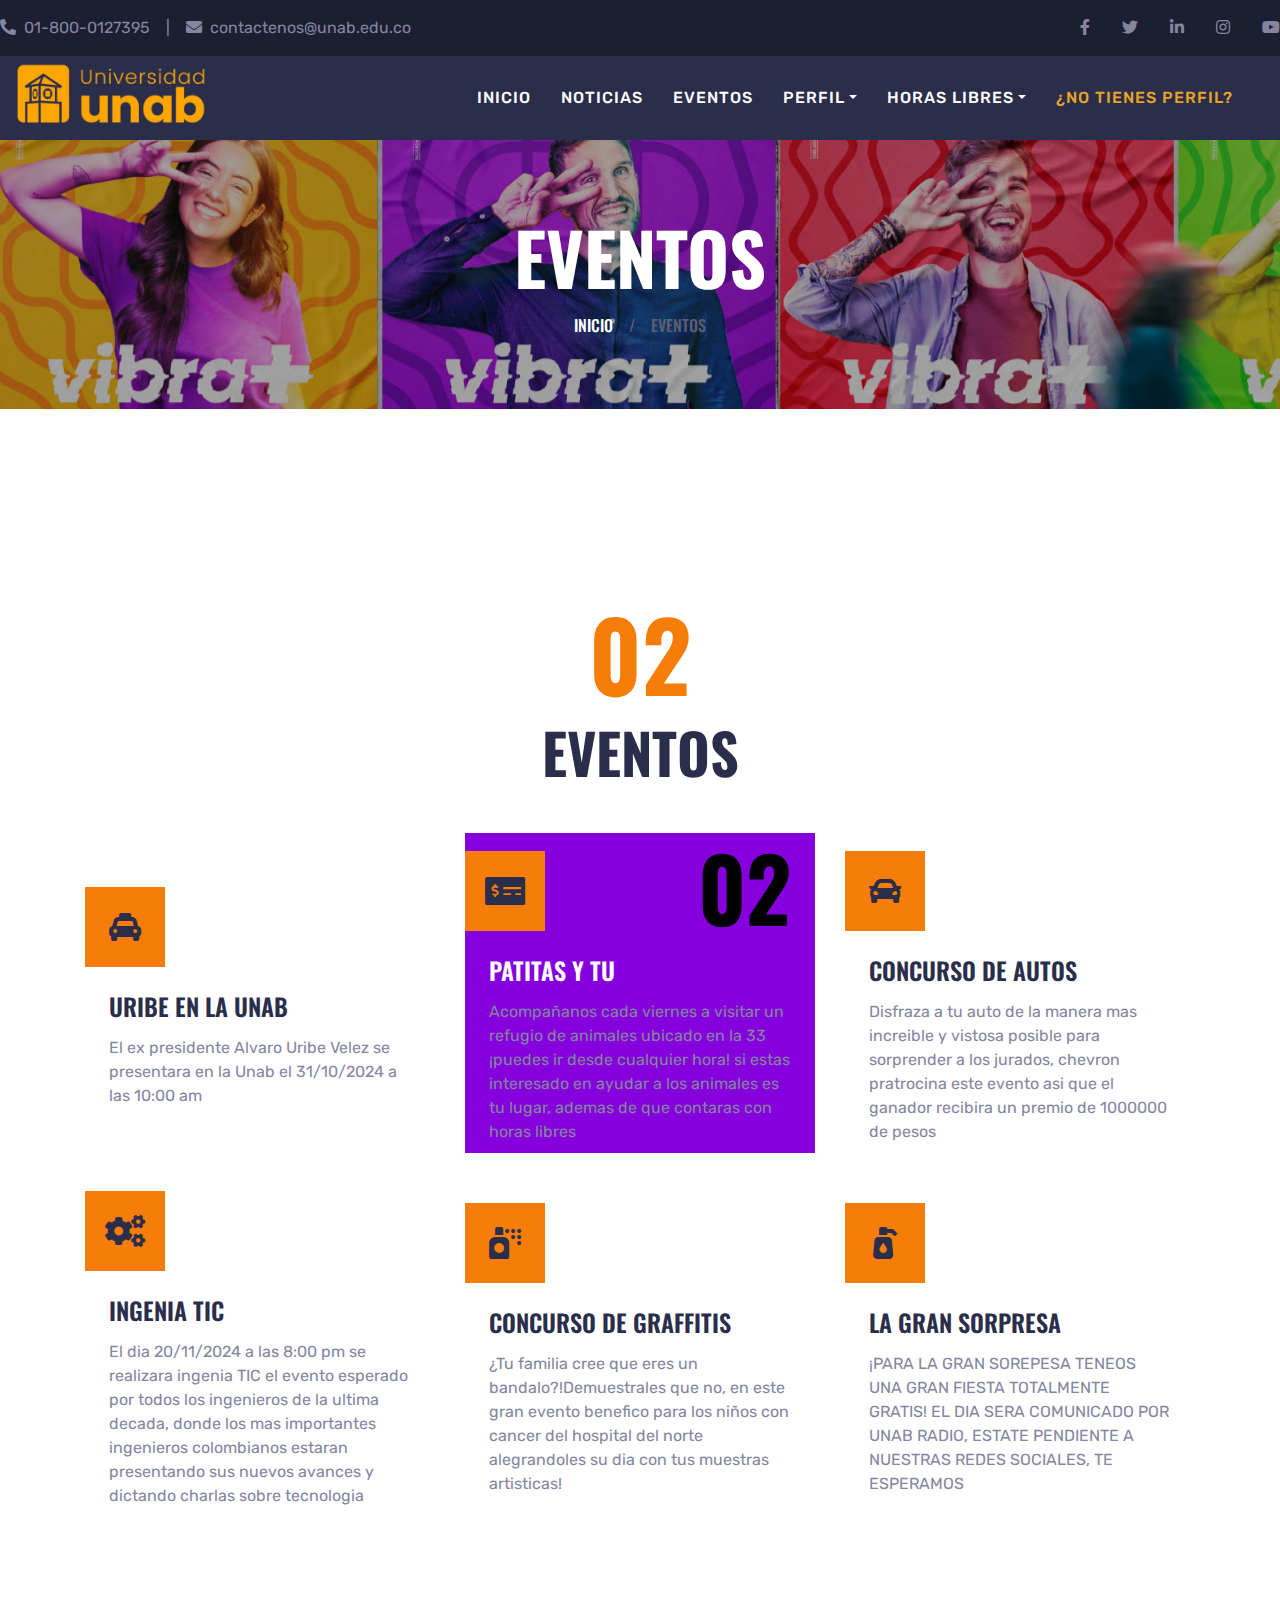
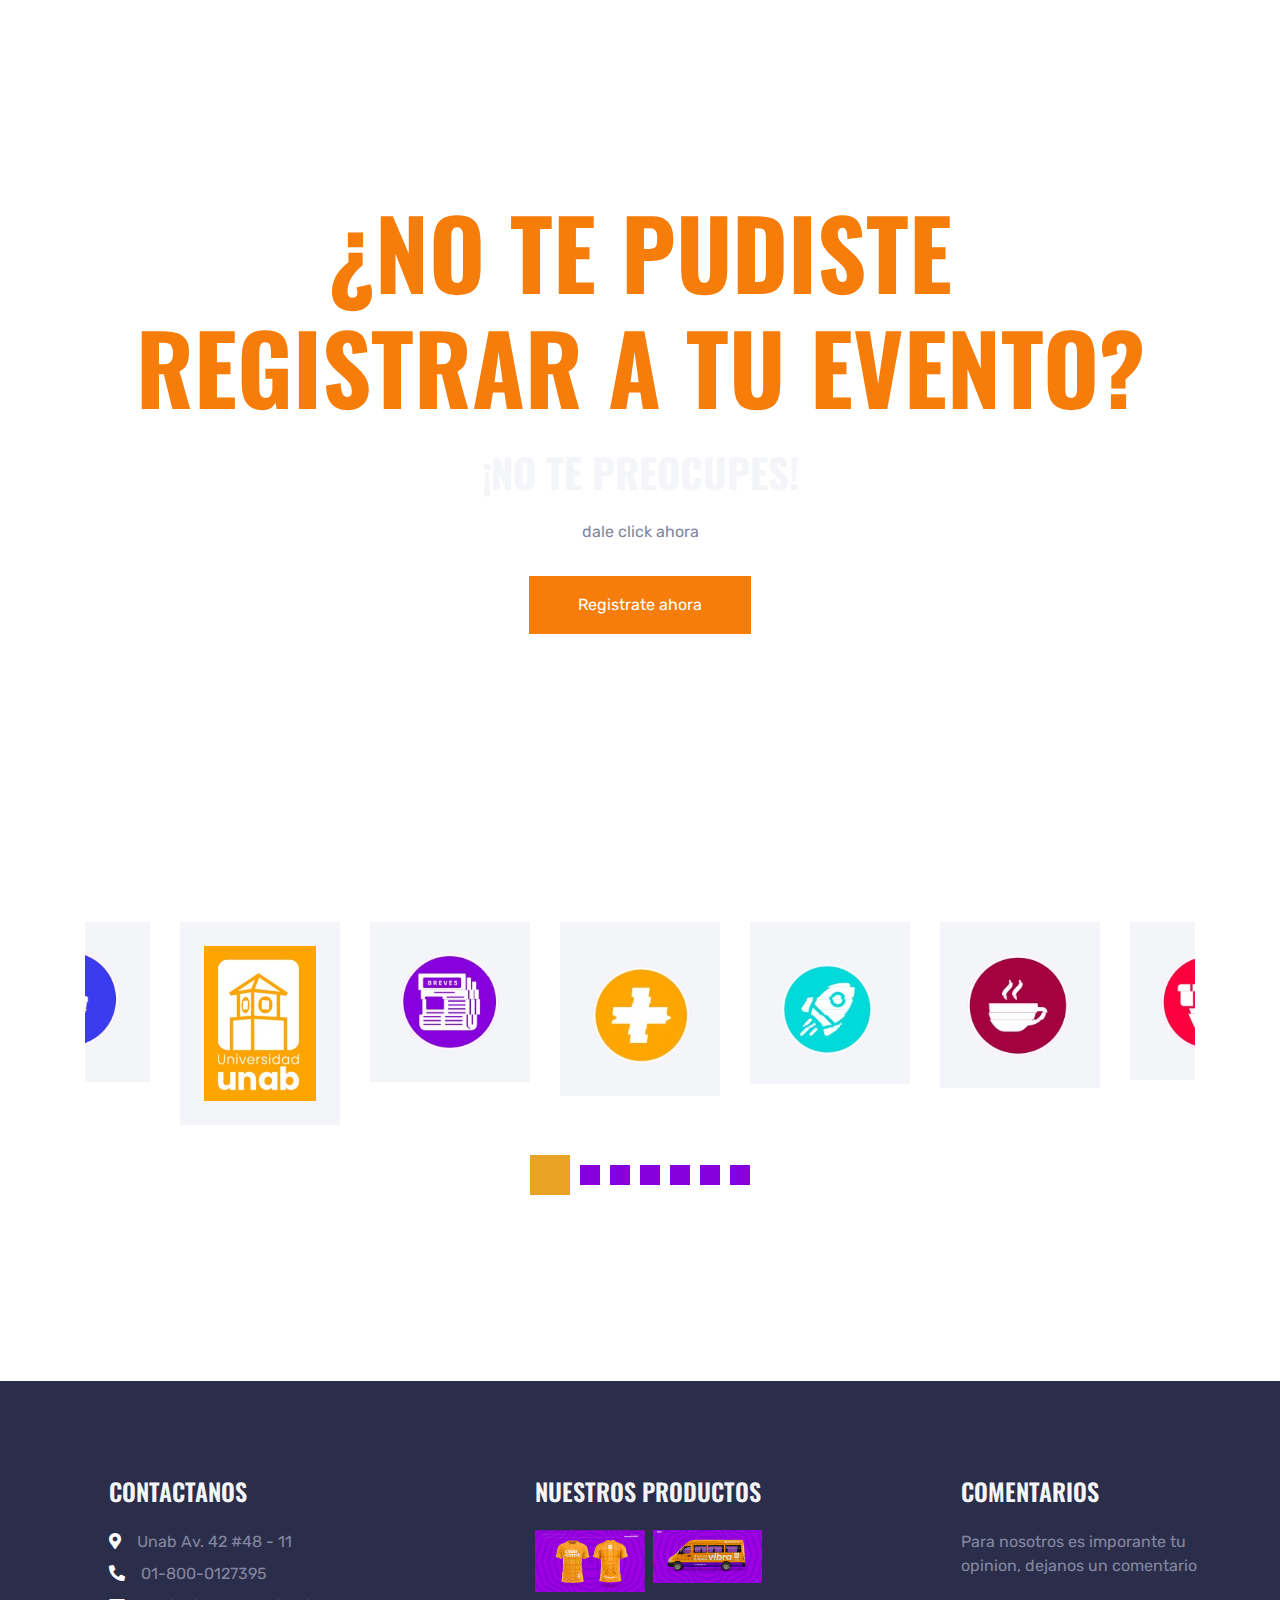
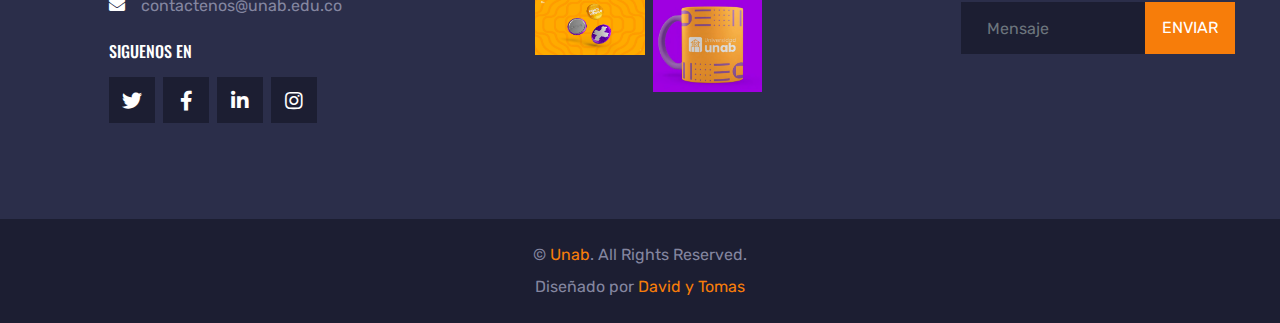
<file: service.html>
<!DOCTYPE html>
<html lang="en">

<head>
    <meta charset="utf-8">
    <title>ROYAL CARS - Car Rental HTML Template</title>
    <meta content="width=device-width, initial-scale=1.0" name="viewport">
    <meta content="Free HTML Templates" name="keywords">
    <meta content="Free HTML Templates" name="description">

    <!-- Favicon -->
    <link href="img/favicon.ico" rel="icon">

    <!-- Google Web Fonts -->
    <link rel="preconnect" href="https://fonts.gstatic.com">
    <link href="https://fonts.googleapis.com/css2?family=Oswald:wght@400;500;600;700&family=Rubik&display=swap" rel="stylesheet"> 

    <!-- Font Awesome -->
    <link href="https://cdnjs.cloudflare.com/ajax/libs/font-awesome/5.15.0/css/all.min.css" rel="stylesheet">

    <!-- Libraries Stylesheet -->
    <link href="lib/owlcarousel/assets/owl.carousel.min.css" rel="stylesheet">
    <link href="lib/tempusdominus/css/tempusdominus-bootstrap-4.min.css" rel="stylesheet" />

    <!-- Customized Bootstrap Stylesheet -->
    <link href="css/bootstrap.min.css" rel="stylesheet">

    <!-- Template Stylesheet -->
    <link href="css/style.css" rel="stylesheet">
</head>

<body>
    <!-- Topbar Start -->
    <div class="container-fluid bg-dark py-3 px-lg-5 d-none d-lg-block">
        <div class="row">
            <div class="col-md-6 text-center text-lg-left mb-2 mb-lg-0">
                <div class="d-inline-flex align-items-center">
                    <a class="text-body pr-3" href=""><i class="fa fa-phone-alt mr-2"></i>01-800-0127395</a>
                    <span class="text-body">|</span>
                    <a class="text-body px-3" href=""><i class="fa fa-envelope mr-2"></i>contactenos@unab.edu.co</a>
                </div>
            </div>
            <div class="col-md-6 text-center text-lg-right">
                <div class="d-inline-flex align-items-center">
                    <a class="text-body px-3" href="https://www.facebook.com/unab.online/?locale=es_LA">
                        <i class="fab fa-facebook-f"></i>
                    </a>
                    <a class="text-body px-3" href="https://x.com/unab_online?ref_src=twsrc%5Egoogle%7Ctwcamp%5Eserp%7Ctwgr%5Eauthor">
                        <i class="fab fa-twitter"></i>
                    </a>
                    <a class="text-body px-3" href="https://co.linkedin.com/school/universidad-autonoma-de-bucaramanga/">
                        <i class="fab fa-linkedin-in"></i>
                    </a>
                    <a class="text-body px-3" href="https://www.instagram.com/unab_online/?hl=es">
                        <i class="fab fa-instagram"></i>
                    </a>
                    <a class="text-body pl-3" href="https://www.youtube.com/@unabeduco">
                        <i class="fab fa-youtube"></i>
                    </a>
                </div>
            </div>
        </div>
    </div>
    <!-- Topbar End -->

    <!-- Navbar Start -->
    <div class="container-fluid position-relative nav-bar p-0" >
        
        <div class="position-relative px-lg-5" style="z-index: 9; width: 100%; padding-left: 3rem ;">
            <nav class="navbar navbar-expand-lg bg-secondary navbar-dark py-3 py-lg-0 pl-3 pl-lg-5" style="width: 100%;" >
                
                <button type="button" class="navbar-toggler" data-toggle="collapse" data-target="#navbarCollapse">
                    <span class="navbar-toggler-icon"></span>
                </button>
                <div class="collapse navbar-collapse justify-content-between px-3" id="navbarCollapse" >
                    <a href="index.html" style=" width: 25vw; height: 6vw;">
                        <img src="img/logoUnab.png" alt="" style=" width: 15vw; height: 5vw;">
                    </a>
                    <div class="navbar-nav ml-auto py-0">
                        <a href="index.html" class="nav-item nav-link">Inicio</a>
                        <a href="about.html" class="nav-item nav-link">Noticias</a>
                        <a href="service.html" class="nav-item nav-link">Eventos</a>
                        <div class="nav-item dropdown">
                            <a href="#" class="nav-link dropdown-toggle" data-toggle="dropdown">Perfil</a>
                            <div class="dropdown-menu rounded-0 m-0">
                                <a href="car.html" class="dropdown-item">Notas</a>
                                <a href="detail.html" class="dropdown-item">Cursos</a>
                                <a href="booking.html" class="dropdown-item">horario</a>
                            </div>
                        </div>
                        <div class="nav-item dropdown">
                            <a href="#" class="nav-link dropdown-toggle" data-toggle="dropdown">Horas libres</a>
                            <div class="dropdown-menu rounded-0 m-0">
                                <a href="team.html" class="dropdown-item">Cuantas tienes y cuantas te faltan</a>
                                <a href="testimonial.html" class="dropdown-item">Eventos registrados</a>
                            </div>
                        </div>
                        <a href="contact.html" class="naitemv- nav-link active">¿No tienes perfil?</a>
                    </div>
                </div>
            </nav>
        </div>
    </div>
    <!-- Navbar End -->




    <!-- Page Header Start -->
    <div class="sombreado-banner">
        
    </div>
    <div class="container-fluid page-header">
        <h1 class="display-3 text-uppercase text-white mb-3" style="z-index: 2;">Eventos</h1>
        <div class="d-inline-flex text-white">
            <h6 class="text-uppercase m-0" style="z-index: 2; color: white;"><a class="text-white" href="index.html" >Inicio</a></h6>
            <h6 class="text-body m-0 px-3">/</h6>
            <h6 class="text-uppercase text-body m-0" >Eventos</h6>
        </div>
    </div>
    <!-- Page Header Start -->

    

    <!-- Services Start -->
    <div class="container-fluid py-5">
        <div class="container pt-5 pb-3">
            <h1 class="display-1 text-primary text-center">02</h1>
            <h1 class="display-4 text-uppercase text-center mb-5">EVENTOS</h1>
            <div class="row">
                <div class="col-lg-4 col-md-6 mb-2">
                    <div class="service-item d-flex flex-column justify-content-center px-4 mb-4">
                        <div class="d-flex align-items-center justify-content-between mb-3">
                            <div class="d-flex align-items-center justify-content-center bg-primary ml-n4" style="width: 80px; height: 80px;">
                                <i class="fa fa-2x fa-taxi text-secondary"></i>
                            </div>
                            <h1 class="display-2 text-white mt-n2 m-0">01</h1>
                        </div>
                        <h4 class="text-uppercase mb-3">Uribe en la unab</h4>
                        <p class="m-0">El ex presidente Alvaro Uribe Velez se presentara en la Unab el 31/10/2024 a las 10:00 am</p>
                    </div>
                </div>
                <div class="col-lg-4 col-md-6 mb-2">
                    <div class="service-item active d-flex flex-column justify-content-center px-4 mb-4">
                        <div class="d-flex align-items-center justify-content-between mb-3">
                            <div class="d-flex align-items-center justify-content-center bg-primary ml-n4" style="width: 80px; height: 80px;">
                                <i class="fa fa-2x fa-money-check-alt text-secondary"></i>
                            </div>
                            <h1 class="display-2 text-white mt-n2 m-0">02</h1>
                        </div>
                        <h4 class="text-uppercase mb-3">Patitas y tu</h4>
                        <p class="m-0">Acompañanos cada viernes a visitar un refugio de animales ubicado en la 33 ¡puedes ir desde cualquier hora! si estas interesado en ayudar a los animales es tu lugar, ademas de que contaras con horas libres</p>
                    </div>
                </div>
                <div class="col-lg-4 col-md-6 mb-2">
                    <div class="service-item d-flex flex-column justify-content-center px-4 mb-4">
                        <div class="d-flex align-items-center justify-content-between mb-3">
                            <div class="d-flex align-items-center justify-content-center bg-primary ml-n4" style="width: 80px; height: 80px;">
                                <i class="fa fa-2x fa-car text-secondary"></i>
                            </div>
                            <h1 class="display-2 text-white mt-n2 m-0">03</h1>
                        </div>
                        <h4 class="text-uppercase mb-3"> Concurso de autos</h4>
                        <p class="m-0">Disfraza a tu auto de la manera mas increible y vistosa posible para sorprender a los jurados, chevron pratrocina este evento asi que el ganador recibira un premio de 1000000 de pesos</p>
                    </div>
                </div>
                <div class="col-lg-4 col-md-6 mb-2">
                    <div class="service-item d-flex flex-column justify-content-center px-4 mb-4">
                        <div class="d-flex align-items-center justify-content-between mb-3">
                            <div class="d-flex align-items-center justify-content-center bg-primary ml-n4" style="width: 80px; height: 80px;">
                                <i class="fa fa-2x fa-cogs text-secondary"></i>
                            </div>
                            <h1 class="display-2 text-white mt-n2 m-0">04</h1>
                        </div>
                        <h4 class="text-uppercase mb-3">Ingenia TIC</h4>
                        <p class="m-0">El dia 20/11/2024 a las 8:00 pm se realizara ingenia TIC el evento esperado por todos los ingenieros de la ultima decada, donde los mas importantes ingenieros colombianos estaran presentando sus nuevos avances y dictando charlas sobre tecnologia</p>
                    </div>
                </div>
                <div class="col-lg-4 col-md-6 mb-2">
                    <div class="service-item d-flex flex-column justify-content-center px-4 mb-4">
                        <div class="d-flex align-items-center justify-content-between mb-3">
                            <div class="d-flex align-items-center justify-content-center bg-primary ml-n4" style="width: 80px; height: 80px;">
                                <i class="fa fa-2x fa-spray-can text-secondary"></i>
                            </div>
                            <h1 class="display-2 text-white mt-n2 m-0">05</h1>
                        </div>
                        <h4 class="text-uppercase mb-3"> Concurso de graffitis</h4>
                        <p class="m-0">¿Tu familia cree que eres un bandalo?!Demuestrales que no, en este gran evento benefico para los niños con cancer del hospital del norte alegrandoles su dia con tus muestras artisticas!</p>
                    </div>
                </div>
                <div class="col-lg-4 col-md-6 mb-2">
                    <div class="service-item d-flex flex-column justify-content-center px-4 mb-4">
                        <div class="d-flex align-items-center justify-content-between mb-3">
                            <div class="d-flex align-items-center justify-content-center bg-primary ml-n4" style="width: 80px; height: 80px;">
                                <i class="fa fa-2x fa-pump-soap text-secondary"></i>
                            </div>
                            <h1 class="display-2 text-white mt-n2 m-0">06</h1>
                        </div>
                        <h4 class="text-uppercase mb-3">LA GRAN SORPRESA</h4>
                        <p class="m-0">¡PARA LA GRAN SOREPESA TENEOS UNA GRAN FIESTA TOTALMENTE GRATIS! EL DIA SERA COMUNICADO POR UNAB RADIO, ESTATE PENDIENTE A NUESTRAS REDES SOCIALES, TE ESPERAMOS</p>
                    </div>
                </div>
            </div>
        </div>
    </div>
    <!-- Services End -->


    <!-- Banner Start -->
    <div class="container-fluid py-5">
        <div class="container py-5">
            <div class="bg-banner py-5 px-4 text-center" >
                <div class="py-5">
                    <h1 class="display-1 text-uppercase text-primary mb-4">¿No te pudiste registrar a tu evento?</h1>
                    <h1 class="text-uppercase text-light mb-4">¡No te preocupes!</h1>
                    <p class="mb-4">dale click ahora</p>
                    <a class="btn btn-primary mt-2 py-3 px-5" href="contact.html">Registrate ahora</a>
                </div>
            </div>
        </div>
    </div>
    <!-- Banner End -->


    <!-- Vendor Start -->
    <div class="container-fluid py-5">
        <div class="container py-5">
            <div class="owl-carousel vendor-carousel">
                <div class="bg-light p-4">
                    <img src="img/vibra+.png" alt="">
                </div>
                <div class="bg-light p-4">
                    <img src="img/cohete.png" alt="">
                </div>
                <div class="bg-light p-4">
                    <img src="img/cafe.png" alt="">
                </div>
                <div class="bg-light p-4">
                    <img src="img/parlante.png" alt="">
                </div>
                <div class="bg-light p-4">
                    <img src="img/micro.png" alt="">
                </div>
                <div class="bg-light p-4">
                    <img src="img/unab.jpeg" alt="">
                </div>
                <div class="bg-light p-4">
                    <img src="img/news.png" alt="" >
                </div>
            </div>
        </div>
    </div>
    <!-- Vendor End -->


    <!-- Footer Start -->
    <div class="container-fluid bg-secondary py-5 px-sm-3 px-md-5" style="margin-top: 90px;">
        <div class="row pt-5" style="display: flex; justify-content: space-around;">
            <div class="col-lg-3 col-md-6 mb-5" >
                <h4 class="text-uppercase text-light mb-4">Contactanos</h4>
                <p class="mb-2"><i class="fa fa-map-marker-alt text-white mr-3"></i>Unab Av. 42 #48 - 11</p>
                <p class="mb-2"><i class="fa fa-phone-alt text-white mr-3"></i>01-800-0127395</p>
                <p><i class="fa fa-envelope text-white mr-3"></i>contactenos@unab.edu.co  </p>
                <h6 class="text-uppercase text-white py-2">Siguenos en</h6>
                <div class="d-flex justify-content-start">
                    <a class="btn btn-lg btn-dark btn-lg-square mr-2" href="https://x.com/unab_online?ref_src=twsrc%5Egoogle%7Ctwcamp%5Eserp%7Ctwgr%5Eauthor"><i class="fab fa-twitter"></i></a>
                    <a class="btn btn-lg btn-dark btn-lg-square mr-2" href="https://www.facebook.com/unab.online/?locale=es_LA"><i class="fab fa-facebook-f"></i></a>
                    <a class="btn btn-lg btn-dark btn-lg-square mr-2" href="https://co.linkedin.com/school/universidad-autonoma-de-bucaramanga/"><i class="fab fa-linkedin-in"></i></a>
                    <a class="btn btn-lg btn-dark btn-lg-square" href="https://www.instagram.com/unab_online/?hl=es"><i class="fab fa-instagram"></i></a>
                </div>
            </div>
            <div class="col-lg-3 col-md-6 mb-5">
                <h4 class="text-uppercase text-light mb-4">Nuestros productos</h4>
                <div class="row mx-n1">
                    <div class="col-5 px-1 mb-2">
                        <a href="https://unab.edu.co/que-paso-con-la-tienda-unab/"><img class="w-100" src="img/camisas.jpeg" alt=""></a>
                    </div>
                    <div class="col-5 px-1 mb-2">
                        <a href="https://unab.edu.co/nuestra-tienda-unab/"><img class="w-100" src="img/bus.jpeg" alt=""></a>
                    </div>
                    <div class="col-5 px-1 mb-2">
                        <a href="https://unab.edu.co/nuestra-tienda-unab/"><img class="w-100" src="img/pines.jpeg" alt=""></a>
                    </div>
                    <div class="col-5 px-1 mb-2" >
                        <a href="https://unab.edu.co/nuestra-tienda-unab/"><img class="w-100" src="img/tasa.jpeg" alt=""></a>
                    </div>
                </div>
            </div>
            <div class="col-lg-3 col-md-6 mb-5" style="margin-right: -5vw; margin-top: 0vw;">
                <h4 class="text-uppercase text-light mb-4">Comentarios</h4>
                <p class="mb-4">Para nosotros es imporante tu opinion, dejanos un comentario</p>
                <div class="w-100 mb-3">
                    <div class="input-group">
                        <input type="text" class="form-control bg-dark border-dark" style="padding: 25px;" placeholder="Mensaje">
                        <div class="input-group-append">
                            <button class="btn btn-primary text-uppercase px-3">Enviar</button>
                        </div>
                    </div>
                </div>
            </div>
        </div>
    </div>
    <div class="container-fluid bg-dark py-4 px-sm-3 px-md-5">
        <p class="mb-2 text-center text-body">&copy; <a href="#">Unab</a>. All Rights Reserved.</p>
        <p class="m-0 text-center text-body">Diseñado por <a href="https://htmlcodex.com">David y Tomas</a></p>
    </div>
    <!-- Footer End -->


    <!-- Back to Top -->
    <a href="#" class="btn btn-lg btn-primary btn-lg-square back-to-top"><i class="fa fa-angle-double-up"></i></a>


    <!-- JavaScript Libraries -->
    <script src="https://code.jquery.com/jquery-3.4.1.min.js"></script>
    <script src="https://stackpath.bootstrapcdn.com/bootstrap/4.4.1/js/bootstrap.bundle.min.js"></script>
    <script src="lib/easing/easing.min.js"></script>
    <script src="lib/waypoints/waypoints.min.js"></script>
    <script src="lib/owlcarousel/owl.carousel.min.js"></script>
    <script src="lib/tempusdominus/js/moment.min.js"></script>
    <script src="lib/tempusdominus/js/moment-timezone.min.js"></script>
    <script src="lib/tempusdominus/js/tempusdominus-bootstrap-4.min.js"></script>

    <!-- Template Javascript -->
    <script src="js/main.js"></script>
</body>

</html>
</file>
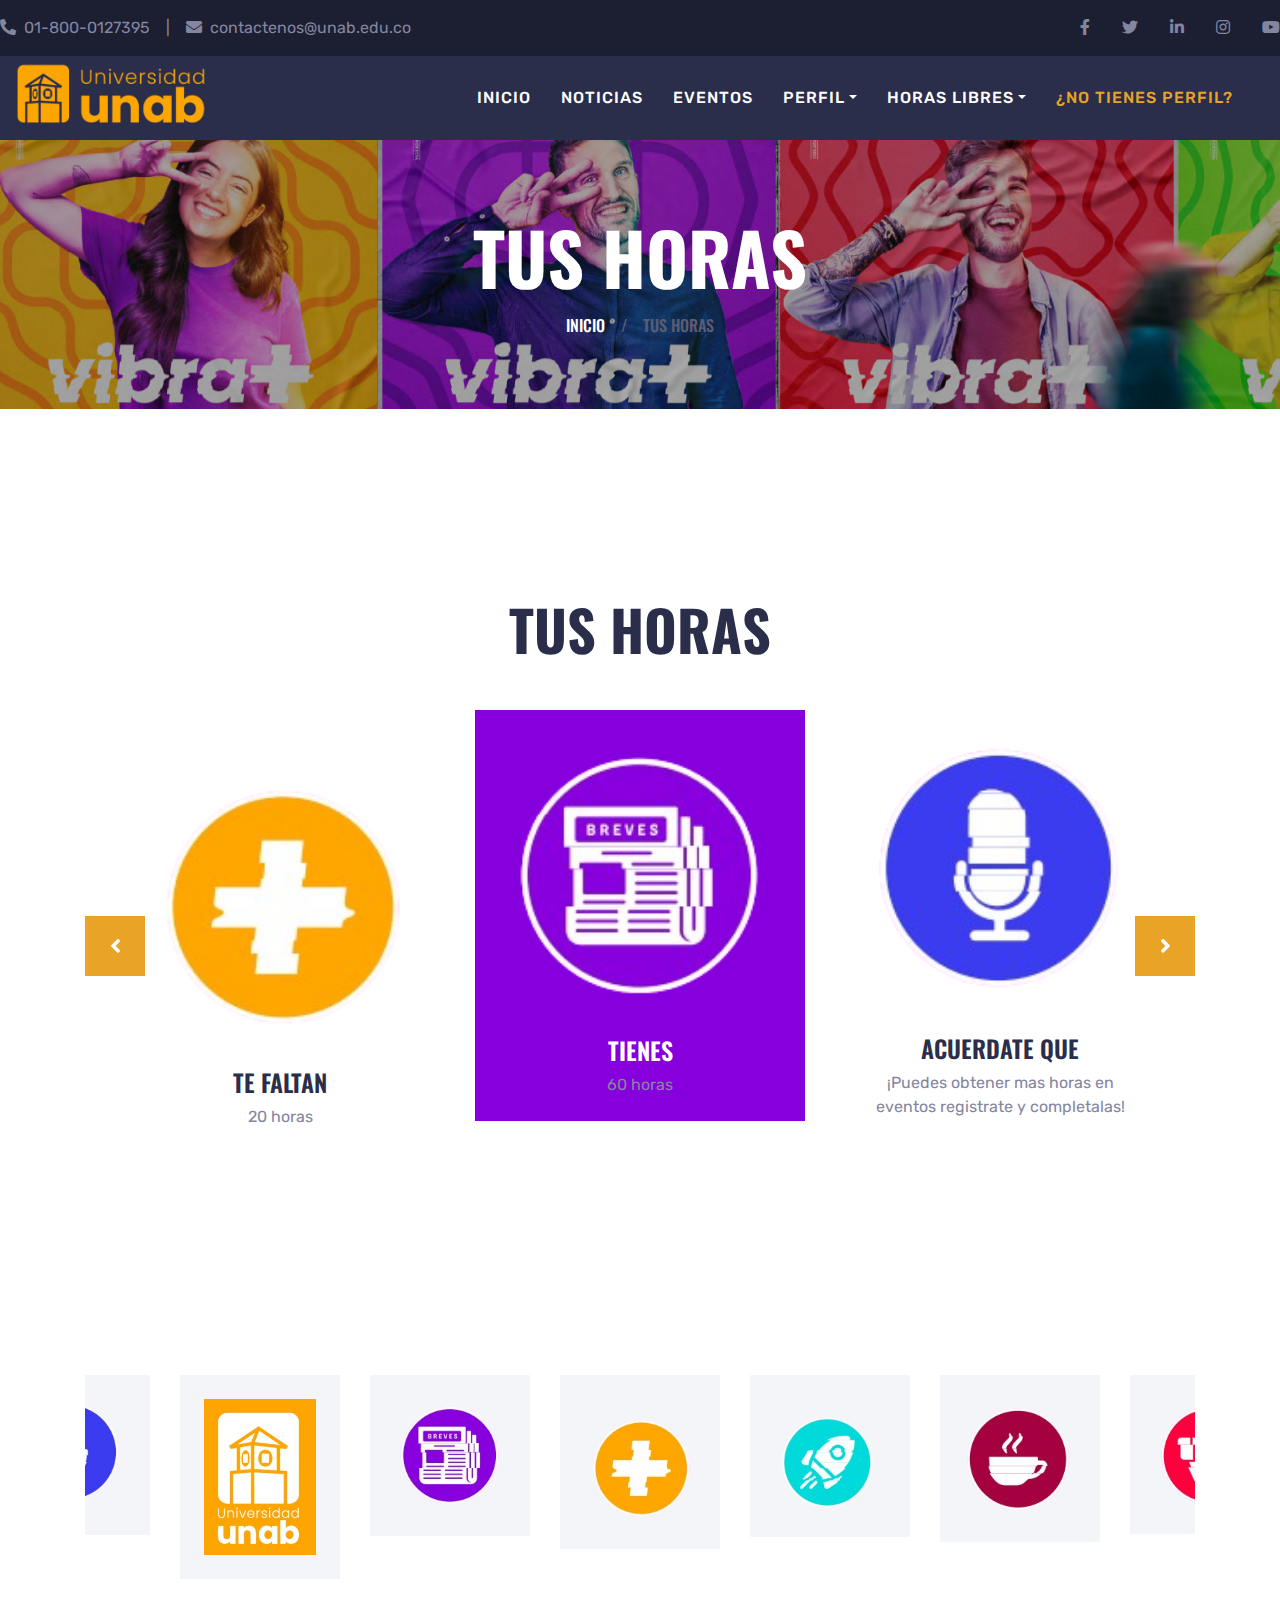
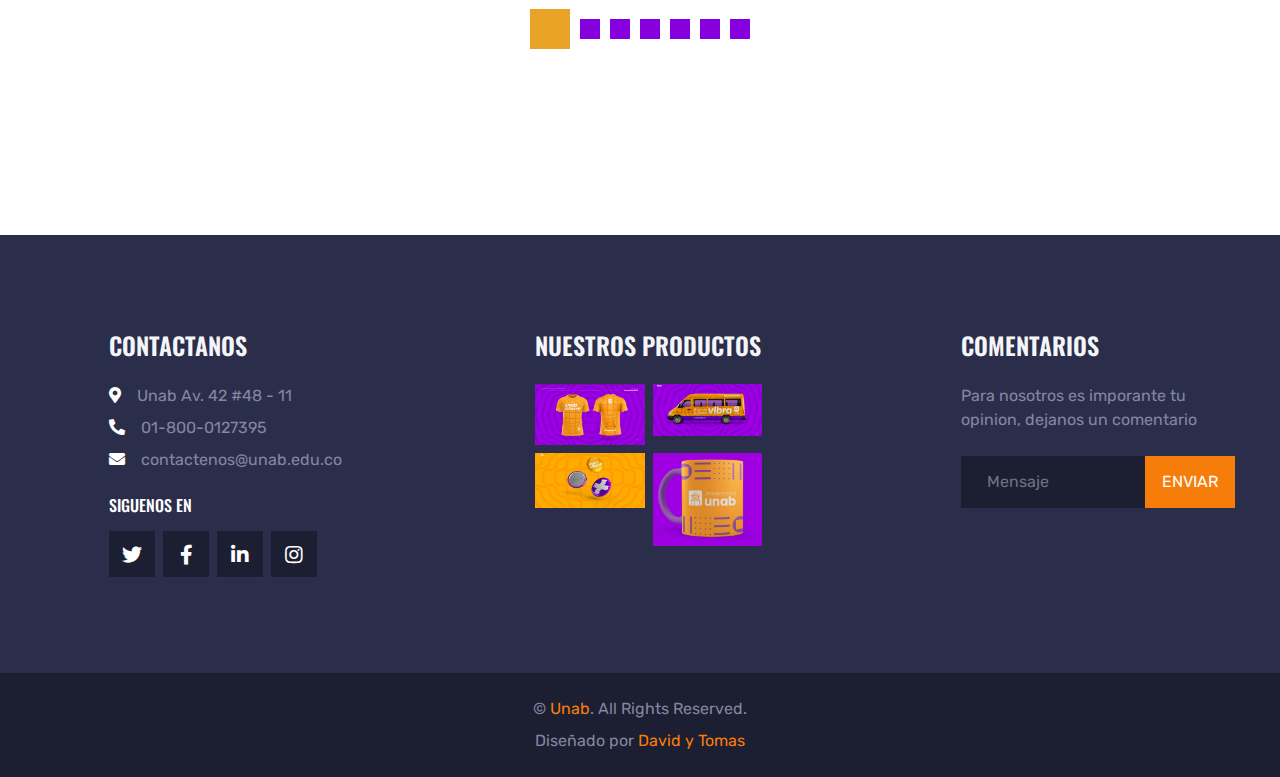
<file: team.html>
<!DOCTYPE html>
<html lang="en">

<head>
    <meta charset="utf-8">
    <title>ROYAL CARS - Car Rental HTML Template</title>
    <meta content="width=device-width, initial-scale=1.0" name="viewport">
    <meta content="Free HTML Templates" name="keywords">
    <meta content="Free HTML Templates" name="description">

    <!-- Favicon -->
    <link href="img/favicon.ico" rel="icon">

    <!-- Google Web Fonts -->
    <link rel="preconnect" href="https://fonts.gstatic.com">
    <link href="https://fonts.googleapis.com/css2?family=Oswald:wght@400;500;600;700&family=Rubik&display=swap" rel="stylesheet"> 

    <!-- Font Awesome -->
    <link href="https://cdnjs.cloudflare.com/ajax/libs/font-awesome/5.15.0/css/all.min.css" rel="stylesheet">

    <!-- Libraries Stylesheet -->
    <link href="lib/owlcarousel/assets/owl.carousel.min.css" rel="stylesheet">
    <link href="lib/tempusdominus/css/tempusdominus-bootstrap-4.min.css" rel="stylesheet" />

    <!-- Customized Bootstrap Stylesheet -->
    <link href="css/bootstrap.min.css" rel="stylesheet">

    <!-- Template Stylesheet -->
    <link href="css/style.css" rel="stylesheet">
</head>

<body>
    <!-- Topbar Start -->
    <div class="container-fluid bg-dark py-3 px-lg-5 d-none d-lg-block">
        <div class="row">
            <div class="col-md-6 text-center text-lg-left mb-2 mb-lg-0">
                <div class="d-inline-flex align-items-center">
                    <a class="text-body pr-3" href=""><i class="fa fa-phone-alt mr-2"></i>01-800-0127395</a>
                    <span class="text-body">|</span>
                    <a class="text-body px-3" href=""><i class="fa fa-envelope mr-2"></i>contactenos@unab.edu.co</a>
                </div>
            </div>
            <div class="col-md-6 text-center text-lg-right">
                <div class="d-inline-flex align-items-center">
                    <a class="text-body px-3" href="https://www.facebook.com/unab.online/?locale=es_LA">
                        <i class="fab fa-facebook-f"></i>
                    </a>
                    <a class="text-body px-3" href="https://x.com/unab_online?ref_src=twsrc%5Egoogle%7Ctwcamp%5Eserp%7Ctwgr%5Eauthor">
                        <i class="fab fa-twitter"></i>
                    </a>
                    <a class="text-body px-3" href="https://co.linkedin.com/school/universidad-autonoma-de-bucaramanga/">
                        <i class="fab fa-linkedin-in"></i>
                    </a>
                    <a class="text-body px-3" href="https://www.instagram.com/unab_online/?hl=es">
                        <i class="fab fa-instagram"></i>
                    </a>
                    <a class="text-body pl-3" href="https://www.youtube.com/@unabeduco">
                        <i class="fab fa-youtube"></i>
                    </a>
                </div>
            </div>
        </div>
    </div>
    <!-- Topbar End -->

    <!-- Navbar Start -->
    <div class="container-fluid position-relative nav-bar p-0" >
        
        <div class="position-relative px-lg-5" style="z-index: 9; width: 100%; padding-left: 3rem ;">
            <nav class="navbar navbar-expand-lg bg-secondary navbar-dark py-3 py-lg-0 pl-3 pl-lg-5" style="width: 100%;" >
                
                <button type="button" class="navbar-toggler" data-toggle="collapse" data-target="#navbarCollapse">
                    <span class="navbar-toggler-icon"></span>
                </button>
                <div class="collapse navbar-collapse justify-content-between px-3" id="navbarCollapse" >
                    <a href="index.html" style=" width: 25vw; height: 6vw;">
                        <img src="img/logoUnab.png" alt="" style=" width: 15vw; height: 5vw;">
                    </a>
                    <div class="navbar-nav ml-auto py-0">
                        <a href="index.html" class="nav-item nav-link">Inicio</a>
                        <a href="about.html" class="nav-item nav-link">Noticias</a>
                        <a href="service.html" class="nav-item nav-link">Eventos</a>
                        <div class="nav-item dropdown">
                            <a href="#" class="nav-link dropdown-toggle" data-toggle="dropdown">Perfil</a>
                            <div class="dropdown-menu rounded-0 m-0">
                                <a href="car.html" class="dropdown-item">Notas</a>
                                <a href="detail.html" class="dropdown-item">Cursos</a>
                                <a href="booking.html" class="dropdown-item">horario</a>
                            </div>
                        </div>
                        <div class="nav-item dropdown">
                            <a href="#" class="nav-link dropdown-toggle" data-toggle="dropdown">Horas libres</a>
                            <div class="dropdown-menu rounded-0 m-0">
                                <a href="team.html" class="dropdown-item">Cuantas tienes y cuantas te faltan</a>
                                <a href="testimonial.html" class="dropdown-item">Eventos registrados</a>
                            </div>
                        </div>
                        <a href="contact.html" class="naitemv- nav-link active">¿No tienes perfil?</a>
                    </div>
                </div>
            </nav>
        </div>
    </div>
    <!-- Navbar End -->





    <!-- Page Header Start -->
    <div class="sombreado-banner">
        
    </div>
    <div class="container-fluid page-header">
        <h1 class="display-3 text-uppercase text-white mb-3" style="z-index: 2;">Tus horas</h1>
        <div class="d-inline-flex text-white">
            <h6 class="text-uppercase m-0" style="z-index: 2; color: white;"><a class="text-white" href="index.html" >Inicio</a></h6>
            <h6 class="text-body m-0 px-3">/</h6>
            <h6 class="text-uppercase text-body m-0" >Tus horas</h6>
        </div>
    </div>
    <!-- Page Header Start -->



    <!-- Team Start -->
    <div class="container-fluid py-5">
        <div class="container py-5">
            <h1 class="display-4 text-uppercase text-center mb-5">Tus horas</h1>
            <div class="owl-carousel team-carousel position-relative" style="padding: 0 30px;">
                <div class="team-item">
                    <img class="img-fluid w-100" src="img/news.png" alt="">
                    <div class="position-relative py-4">
                        <h4 class="text-uppercase">Tienes</h4>
                        <p class="m-0">60 horas </p>
                        <div class="team-social position-absolute w-100 h-100 d-flex align-items-center justify-content-center">
                            <a class="btn btn-lg btn-primary btn-lg-square mx-1" href="https://tema.unab.edu.co"><i class="fab fa-youtube"></i></a>
                        </div>
                    </div>
                </div>
                <div class="team-item">
                    <img class="img-fluid w-100" src="img/micro.png" alt="">
                    <div class="position-relative py-4">
                        <h4 class="text-uppercase">Acuerdate que</h4>
                        <p class="m-0">¡Puedes obtener mas horas en eventos registrate y completalas!</p>
                        <div class="team-social position-absolute w-100 h-100 d-flex align-items-center justify-content-center">
                            <a class="btn btn-lg btn-primary btn-lg-square mx-1" href="contact.html"><i class="fab fa-youtube"></i></a>
                        </div>
                    </div>
                </div>
                <div class="team-item">
                    <img class="img-fluid w-100" src="img/cafe.png" alt="">
                    <div class="position-relative py-4">
                        <h4 class="text-uppercase">Recuerda</h4>
                        <p class="m-0">Relajarte y divertirte ¡No veas esto como una obligacion si no como una nueva aventura!</p>
                        <div class="team-social position-absolute w-100 h-100 d-flex align-items-center justify-content-center">
                            <a class="btn btn-lg btn-primary btn-lg-square mx-1" href="https://tema.unab.edu.co"><i class="fab fa-youtube"></i></a>
                        </div>
                    </div>
                </div>
                <div class="team-item">
                    <img class="img-fluid w-100" src="img/vibra+.png" alt="">
                    <div class="position-relative py-4">
                        <h4 class="text-uppercase">Te faltan</h4>
                        <p class="m-0">20 horas</p>
                        <div class="team-social position-absolute w-100 h-100 d-flex align-items-center justify-content-center">
                            <a class="btn btn-lg btn-primary btn-lg-square mx-1" href="https://tema.unab.edu.co"><i class="fab fa-youtube"></i></a>
                        </div>
                    </div>
                </div>
            </div>
        </div>
    </div>
    <!-- Team End -->


    <!-- Vendor Start -->
    <div class="container-fluid py-5">
        <div class="container py-5">
            <div class="owl-carousel vendor-carousel">
                <div class="bg-light p-4">
                    <img src="img/vibra+.png" alt="">
                </div>
                <div class="bg-light p-4">
                    <img src="img/cohete.png" alt="">
                </div>
                <div class="bg-light p-4">
                    <img src="img/cafe.png" alt="">
                </div>
                <div class="bg-light p-4">
                    <img src="img/parlante.png" alt="">
                </div>
                <div class="bg-light p-4">
                    <img src="img/micro.png" alt="">
                </div>
                <div class="bg-light p-4">
                    <img src="img/unab.jpeg" alt="">
                </div>
                <div class="bg-light p-4">
                    <img src="img/news.png" alt="" >
                </div>
            </div>
        </div>
    </div>
    <!-- Vendor End -->

    <!-- Footer Start -->
    <div class="container-fluid bg-secondary py-5 px-sm-3 px-md-5" style="margin-top: 90px;">
        <div class="row pt-5" style="display: flex; justify-content: space-around;">
            <div class="col-lg-3 col-md-6 mb-5" >
                <h4 class="text-uppercase text-light mb-4">Contactanos</h4>
                <p class="mb-2"><i class="fa fa-map-marker-alt text-white mr-3"></i>Unab Av. 42 #48 - 11</p>
                <p class="mb-2"><i class="fa fa-phone-alt text-white mr-3"></i>01-800-0127395</p>
                <p><i class="fa fa-envelope text-white mr-3"></i>contactenos@unab.edu.co  </p>
                <h6 class="text-uppercase text-white py-2">Siguenos en</h6>
                <div class="d-flex justify-content-start">
                    <a class="btn btn-lg btn-dark btn-lg-square mr-2" href="https://x.com/unab_online?ref_src=twsrc%5Egoogle%7Ctwcamp%5Eserp%7Ctwgr%5Eauthor"><i class="fab fa-twitter"></i></a>
                    <a class="btn btn-lg btn-dark btn-lg-square mr-2" href="https://www.facebook.com/unab.online/?locale=es_LA"><i class="fab fa-facebook-f"></i></a>
                    <a class="btn btn-lg btn-dark btn-lg-square mr-2" href="https://co.linkedin.com/school/universidad-autonoma-de-bucaramanga/"><i class="fab fa-linkedin-in"></i></a>
                    <a class="btn btn-lg btn-dark btn-lg-square" href="https://www.instagram.com/unab_online/?hl=es"><i class="fab fa-instagram"></i></a>
                </div>
            </div>
            <div class="col-lg-3 col-md-6 mb-5">
                <h4 class="text-uppercase text-light mb-4">Nuestros productos</h4>
                <div class="row mx-n1">
                    <div class="col-5 px-1 mb-2">
                        <a href="https://unab.edu.co/que-paso-con-la-tienda-unab/"><img class="w-100" src="img/camisas.jpeg" alt=""></a>
                    </div>
                    <div class="col-5 px-1 mb-2">
                        <a href="https://unab.edu.co/nuestra-tienda-unab/"><img class="w-100" src="img/bus.jpeg" alt=""></a>
                    </div>
                    <div class="col-5 px-1 mb-2">
                        <a href="https://unab.edu.co/nuestra-tienda-unab/"><img class="w-100" src="img/pines.jpeg" alt=""></a>
                    </div>
                    <div class="col-5 px-1 mb-2" >
                        <a href="https://unab.edu.co/nuestra-tienda-unab/"><img class="w-100" src="img/tasa.jpeg" alt=""></a>
                    </div>
                </div>
            </div>
            <div class="col-lg-3 col-md-6 mb-5" style="margin-right: -5vw; margin-top: 0vw;">
                <h4 class="text-uppercase text-light mb-4">Comentarios</h4>
                <p class="mb-4">Para nosotros es imporante tu opinion, dejanos un comentario</p>
                <div class="w-100 mb-3">
                    <div class="input-group">
                        <input type="text" class="form-control bg-dark border-dark" style="padding: 25px;" placeholder="Mensaje">
                        <div class="input-group-append">
                            <button class="btn btn-primary text-uppercase px-3">Enviar</button>
                        </div>
                    </div>
                </div>
            </div>
        </div>
    </div>
    <div class="container-fluid bg-dark py-4 px-sm-3 px-md-5">
        <p class="mb-2 text-center text-body">&copy; <a href="#">Unab</a>. All Rights Reserved.</p>
        <p class="m-0 text-center text-body">Diseñado por <a href="https://htmlcodex.com">David y Tomas</a></p>
    </div>
    <!-- Footer End -->

    <!-- Back to Top -->
    <a href="#" class="btn btn-lg btn-primary btn-lg-square back-to-top"><i class="fa fa-angle-double-up"></i></a>


    <!-- JavaScript Libraries -->
    <script src="https://code.jquery.com/jquery-3.4.1.min.js"></script>
    <script src="https://stackpath.bootstrapcdn.com/bootstrap/4.4.1/js/bootstrap.bundle.min.js"></script>
    <script src="lib/easing/easing.min.js"></script>
    <script src="lib/waypoints/waypoints.min.js"></script>
    <script src="lib/owlcarousel/owl.carousel.min.js"></script>
    <script src="lib/tempusdominus/js/moment.min.js"></script>
    <script src="lib/tempusdominus/js/moment-timezone.min.js"></script>
    <script src="lib/tempusdominus/js/tempusdominus-bootstrap-4.min.js"></script>

    <!-- Template Javascript -->
    <script src="js/main.js"></script>
</body>

</html>
</file>
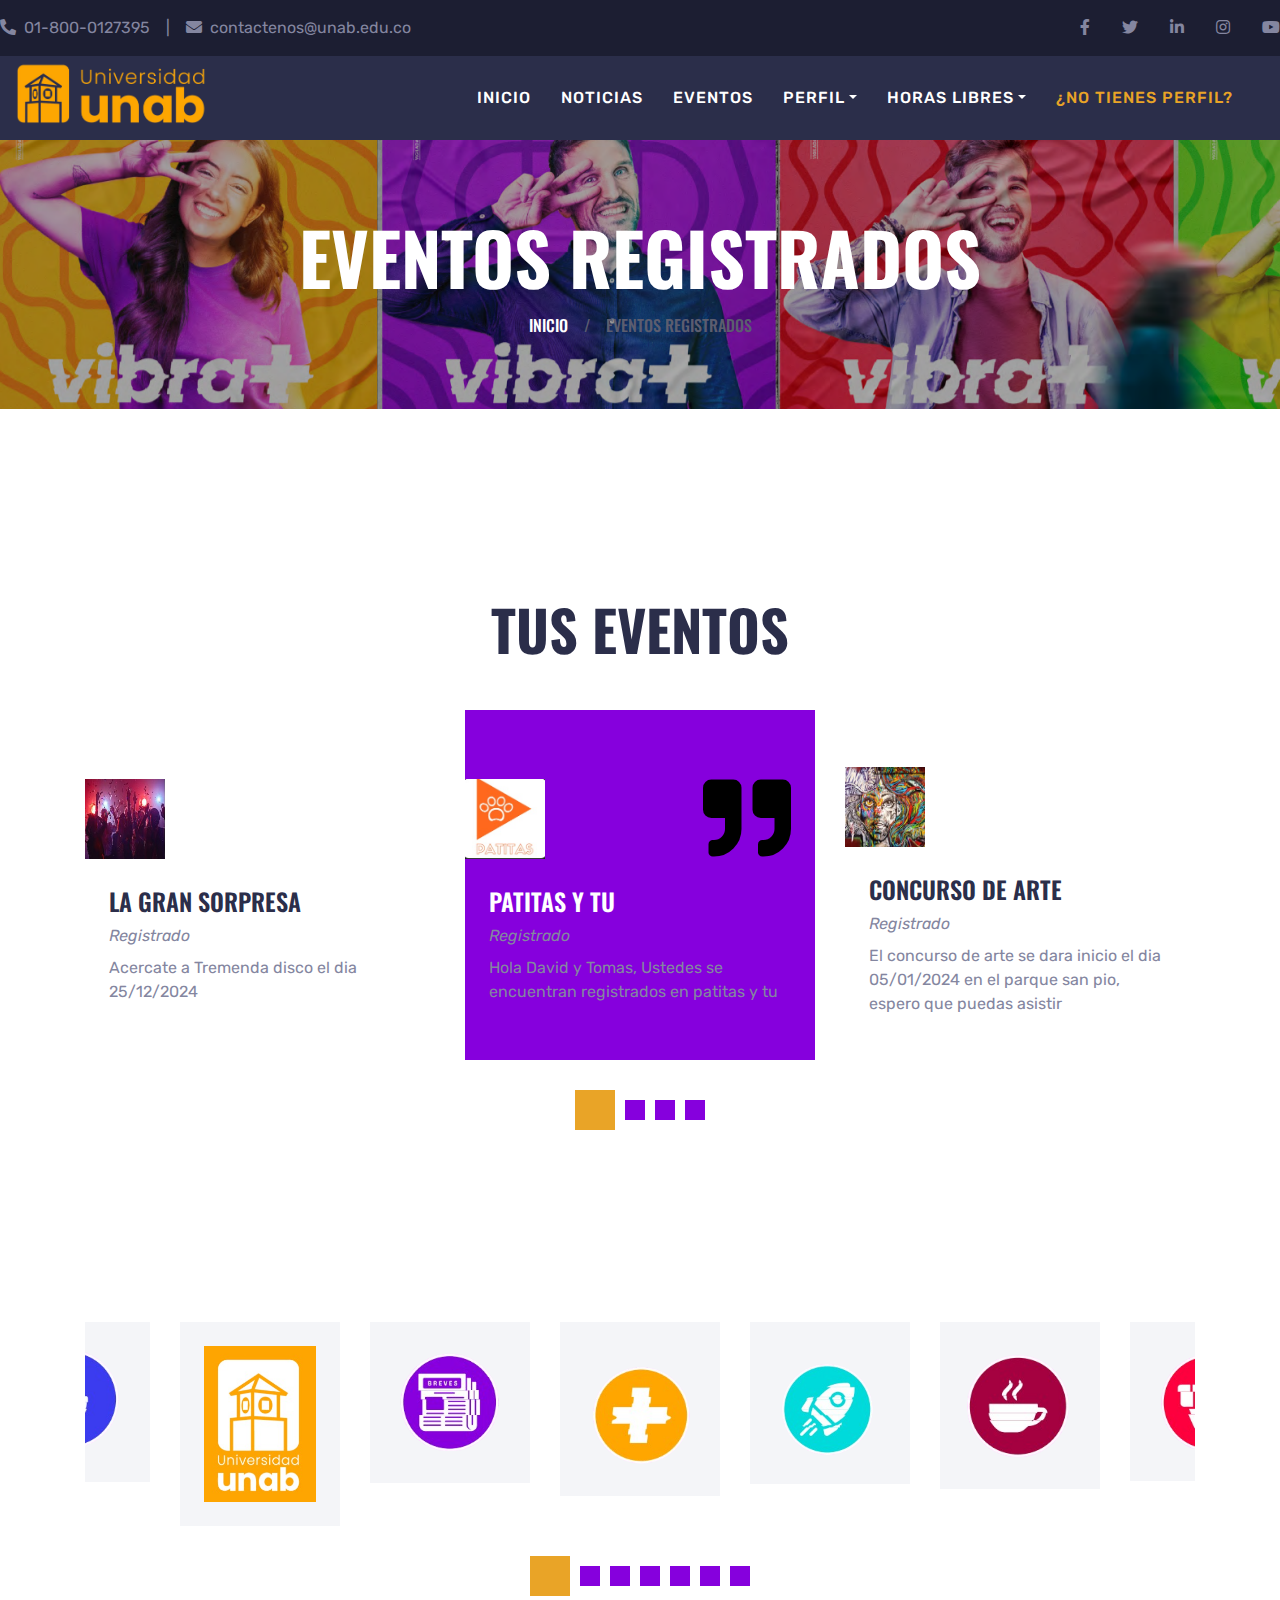
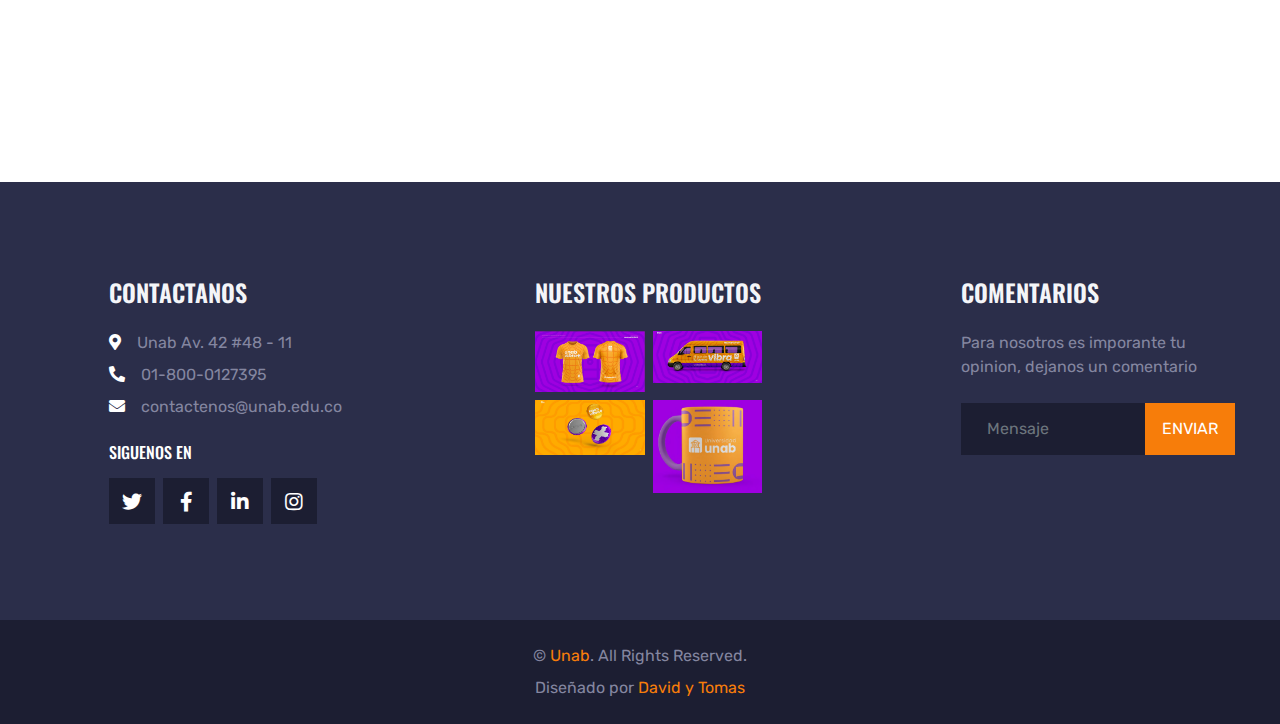
<file: testimonial.html>
<!DOCTYPE html>
<html lang="en">

<head>
    <meta charset="utf-8">
    <title>ROYAL CARS - Car Rental HTML Template</title>
    <meta content="width=device-width, initial-scale=1.0" name="viewport">
    <meta content="Free HTML Templates" name="keywords">
    <meta content="Free HTML Templates" name="description">

    <!-- Favicon -->
    <link href="img/favicon.ico" rel="icon">

    <!-- Google Web Fonts -->
    <link rel="preconnect" href="https://fonts.gstatic.com">
    <link href="https://fonts.googleapis.com/css2?family=Oswald:wght@400;500;600;700&family=Rubik&display=swap" rel="stylesheet"> 

    <!-- Font Awesome -->
    <link href="https://cdnjs.cloudflare.com/ajax/libs/font-awesome/5.15.0/css/all.min.css" rel="stylesheet">

    <!-- Libraries Stylesheet -->
    <link href="lib/owlcarousel/assets/owl.carousel.min.css" rel="stylesheet">
    <link href="lib/tempusdominus/css/tempusdominus-bootstrap-4.min.css" rel="stylesheet" />

    <!-- Customized Bootstrap Stylesheet -->
    <link href="css/bootstrap.min.css" rel="stylesheet">

    <!-- Template Stylesheet -->
    <link href="css/style.css" rel="stylesheet">
</head>

<body>
    <!-- Topbar Start -->
    <div class="container-fluid bg-dark py-3 px-lg-5 d-none d-lg-block">
        <div class="row">
            <div class="col-md-6 text-center text-lg-left mb-2 mb-lg-0">
                <div class="d-inline-flex align-items-center">
                    <a class="text-body pr-3" href=""><i class="fa fa-phone-alt mr-2"></i>01-800-0127395</a>
                    <span class="text-body">|</span>
                    <a class="text-body px-3" href=""><i class="fa fa-envelope mr-2"></i>contactenos@unab.edu.co</a>
                </div>
            </div>
            <div class="col-md-6 text-center text-lg-right">
                <div class="d-inline-flex align-items-center">
                    <a class="text-body px-3" href="https://www.facebook.com/unab.online/?locale=es_LA">
                        <i class="fab fa-facebook-f"></i>
                    </a>
                    <a class="text-body px-3" href="https://x.com/unab_online?ref_src=twsrc%5Egoogle%7Ctwcamp%5Eserp%7Ctwgr%5Eauthor">
                        <i class="fab fa-twitter"></i>
                    </a>
                    <a class="text-body px-3" href="https://co.linkedin.com/school/universidad-autonoma-de-bucaramanga/">
                        <i class="fab fa-linkedin-in"></i>
                    </a>
                    <a class="text-body px-3" href="https://www.instagram.com/unab_online/?hl=es">
                        <i class="fab fa-instagram"></i>
                    </a>
                    <a class="text-body pl-3" href="https://www.youtube.com/@unabeduco">
                        <i class="fab fa-youtube"></i>
                    </a>
                </div>
            </div>
        </div>
    </div>
    <!-- Topbar End -->

    <!-- Navbar Start -->
    <div class="container-fluid position-relative nav-bar p-0" >
        
        <div class="position-relative px-lg-5" style="z-index: 9; width: 100%; padding-left: 3rem ;">
            <nav class="navbar navbar-expand-lg bg-secondary navbar-dark py-3 py-lg-0 pl-3 pl-lg-5" style="width: 100%;" >
                
                <button type="button" class="navbar-toggler" data-toggle="collapse" data-target="#navbarCollapse">
                    <span class="navbar-toggler-icon"></span>
                </button>
                <div class="collapse navbar-collapse justify-content-between px-3" id="navbarCollapse" >
                    <a href="index.html" style=" width: 25vw; height: 6vw;">
                        <img src="img/logoUnab.png" alt="" style=" width: 15vw; height: 5vw;">
                    </a>
                    <div class="navbar-nav ml-auto py-0">
                        <a href="index.html" class="nav-item nav-link">Inicio</a>
                        <a href="about.html" class="nav-item nav-link">Noticias</a>
                        <a href="service.html" class="nav-item nav-link">Eventos</a>
                        <div class="nav-item dropdown">
                            <a href="#" class="nav-link dropdown-toggle" data-toggle="dropdown">Perfil</a>
                            <div class="dropdown-menu rounded-0 m-0">
                                <a href="car.html" class="dropdown-item">Notas</a>
                                <a href="detail.html" class="dropdown-item">Cursos</a>
                                <a href="booking.html" class="dropdown-item">horario</a>
                            </div>
                        </div>
                        <div class="nav-item dropdown">
                            <a href="#" class="nav-link dropdown-toggle" data-toggle="dropdown">Horas libres</a>
                            <div class="dropdown-menu rounded-0 m-0">
                                <a href="team.html" class="dropdown-item">Cuantas tienes y cuantas te faltan</a>
                                <a href="testimonial.html" class="dropdown-item">Eventos registrados</a>
                            </div>
                        </div>
                        <a href="contact.html" class="naitemv- nav-link active">¿No tienes perfil?</a>
                    </div>
                </div>
            </nav>
        </div>
    </div>
    <!-- Navbar End -->





    <!-- Page Header Start -->
    <div class="sombreado-banner">
        
    </div>
    <div class="container-fluid page-header">
        <h1 class="display-3 text-uppercase text-white mb-3" style="z-index: 2;">Eventos registrados</h1>
        <div class="d-inline-flex text-white">
            <h6 class="text-uppercase m-0" style="z-index: 2; color: white;"><a class="text-white" href="">Inicio</a></h6>
            <h6 class="text-body m-0 px-3">/</h6>
            <h6 class="text-uppercase text-body m-0">Eventos registrados</h6>
        </div>
    </div>
    <!-- Page Header Start -->


    <!-- Testimonial Start -->
    <div class="container-fluid py-5">
        <div class="container py-5">
            <h1 class="display-4 text-uppercase text-center mb-5">Tus eventos</h1>
            <div class="owl-carousel testimonial-carousel">
                <div class="testimonial-item d-flex flex-column justify-content-center px-4">
                    <div class="d-flex align-items-center justify-content-between mb-3">
                        <img class="img-fluid ml-n4" src="img/PatitaYtu.jpeg" alt="">
                        <h1 class="display-2 text-white m-0 fa fa-quote-right"></h1>
                    </div>
                    <h4 class="text-uppercase mb-2">Patitas y tu</h4>
                    <i class="mb-2">Registrado</i>
                    <p class="m-0">Hola David y Tomas, Ustedes se encuentran registrados en patitas y tu</p>
                </div>
                <div class="testimonial-item d-flex flex-column justify-content-center px-4">
                    <div class="d-flex align-items-center justify-content-between mb-3">
                        <img class="img-fluid ml-n4" src="img/Graffits.jpeg" alt="">
                        <h1 class="display-2 text-white m-0 fa fa-quote-right"></h1>
                    </div>
                    <h4 class="text-uppercase mb-2">Concurso de arte</h4>
                    <i class="mb-2">Registrado</i>
                    <p class="m-0">El concurso de arte se dara inicio el dia 05/01/2024 en el parque san pio, espero que puedas asistir</p>
                </div>
                <div class="testimonial-item d-flex flex-column justify-content-center px-4">
                    <div class="d-flex align-items-center justify-content-between mb-3">
                        <img class="img-fluid ml-n4" src="img/Uribe.jpeg" alt="">
                        <h1 class="display-2 text-white m-0 fa fa-quote-right"></h1>
                    </div>
                    <h4 class="text-uppercase mb-2">Uribe en la unab</h4>
                    <i class="mb-2">Resgistrado</i>
                    <p class="m-0">Recuerda ir el 31/10/2024 a las 8:00 am para que puedas agarrar un puesto</p>
                </div>
                <div class="testimonial-item d-flex flex-column justify-content-center px-4">
                    <div class="d-flex align-items-center justify-content-between mb-3">
                        <img class="img-fluid ml-n4" src="img/fiesta.jpeg" alt="">
                        <h1 class="display-2 text-white m-0 fa fa-quote-right"></h1>
                    </div>
                    <h4 class="text-uppercase mb-2">LA GRAN SORPRESA</h4>
                    <i class="mb-2">Registrado</i>
                    <p class="m-0">Acercate a Tremenda disco el dia 25/12/2024</p>
                </div>
            </div>
        </div>
    </div>
    <!-- Testimonial End -->


    <!-- Vendor Start -->
    <div class="container-fluid py-5">
        <div class="container py-5">
            <div class="owl-carousel vendor-carousel">
                <div class="bg-light p-4">
                    <img src="img/vibra+.png" alt="">
                </div>
                <div class="bg-light p-4">
                    <img src="img/cohete.png" alt="">
                </div>
                <div class="bg-light p-4">
                    <img src="img/cafe.png" alt="">
                </div>
                <div class="bg-light p-4">
                    <img src="img/parlante.png" alt="">
                </div>
                <div class="bg-light p-4">
                    <img src="img/micro.png" alt="">
                </div>
                <div class="bg-light p-4">
                    <img src="img/unab.jpeg" alt="">
                </div>
                <div class="bg-light p-4">
                    <img src="img/news.png" alt="" >
                </div>
            </div>
        </div>
    </div>
    <!-- Vendor End -->


    <!-- Footer Start -->
    <div class="container-fluid bg-secondary py-5 px-sm-3 px-md-5" style="margin-top: 90px;">
        <div class="row pt-5" style="display: flex; justify-content: space-around;">
            <div class="col-lg-3 col-md-6 mb-5" >
                <h4 class="text-uppercase text-light mb-4">Contactanos</h4>
                <p class="mb-2"><i class="fa fa-map-marker-alt text-white mr-3"></i>Unab Av. 42 #48 - 11</p>
                <p class="mb-2"><i class="fa fa-phone-alt text-white mr-3"></i>01-800-0127395</p>
                <p><i class="fa fa-envelope text-white mr-3"></i>contactenos@unab.edu.co  </p>
                <h6 class="text-uppercase text-white py-2">Siguenos en</h6>
                <div class="d-flex justify-content-start">
                    <a class="btn btn-lg btn-dark btn-lg-square mr-2" href="https://x.com/unab_online?ref_src=twsrc%5Egoogle%7Ctwcamp%5Eserp%7Ctwgr%5Eauthor"><i class="fab fa-twitter"></i></a>
                    <a class="btn btn-lg btn-dark btn-lg-square mr-2" href="https://www.facebook.com/unab.online/?locale=es_LA"><i class="fab fa-facebook-f"></i></a>
                    <a class="btn btn-lg btn-dark btn-lg-square mr-2" href="https://co.linkedin.com/school/universidad-autonoma-de-bucaramanga/"><i class="fab fa-linkedin-in"></i></a>
                    <a class="btn btn-lg btn-dark btn-lg-square" href="https://www.instagram.com/unab_online/?hl=es"><i class="fab fa-instagram"></i></a>
                </div>
            </div>
            <div class="col-lg-3 col-md-6 mb-5">
                <h4 class="text-uppercase text-light mb-4">Nuestros productos</h4>
                <div class="row mx-n1">
                    <div class="col-5 px-1 mb-2">
                        <a href="https://unab.edu.co/que-paso-con-la-tienda-unab/"><img class="w-100" src="img/camisas.jpeg" alt=""></a>
                    </div>
                    <div class="col-5 px-1 mb-2">
                        <a href="https://unab.edu.co/nuestra-tienda-unab/"><img class="w-100" src="img/bus.jpeg" alt=""></a>
                    </div>
                    <div class="col-5 px-1 mb-2">
                        <a href="https://unab.edu.co/nuestra-tienda-unab/"><img class="w-100" src="img/pines.jpeg" alt=""></a>
                    </div>
                    <div class="col-5 px-1 mb-2" >
                        <a href="https://unab.edu.co/nuestra-tienda-unab/"><img class="w-100" src="img/tasa.jpeg" alt=""></a>
                    </div>
                </div>
            </div>
            <div class="col-lg-3 col-md-6 mb-5" style="margin-right: -5vw; margin-top: 0vw;">
                <h4 class="text-uppercase text-light mb-4">Comentarios</h4>
                <p class="mb-4">Para nosotros es imporante tu opinion, dejanos un comentario</p>
                <div class="w-100 mb-3">
                    <div class="input-group">
                        <input type="text" class="form-control bg-dark border-dark" style="padding: 25px;" placeholder="Mensaje">
                        <div class="input-group-append">
                            <button class="btn btn-primary text-uppercase px-3">Enviar</button>
                        </div>
                    </div>
                </div>
            </div>
        </div>
    </div>
    <div class="container-fluid bg-dark py-4 px-sm-3 px-md-5">
        <p class="mb-2 text-center text-body">&copy; <a href="#">Unab</a>. All Rights Reserved.</p>
        <p class="m-0 text-center text-body">Diseñado por <a href="https://htmlcodex.com">David y Tomas</a></p>
    </div>
    <!-- Footer End -->
     
    <!-- Back to Top -->
    <a href="#" class="btn btn-lg btn-primary btn-lg-square back-to-top"><i class="fa fa-angle-double-up"></i></a>


    <!-- JavaScript Libraries -->
    <script src="https://code.jquery.com/jquery-3.4.1.min.js"></script>
    <script src="https://stackpath.bootstrapcdn.com/bootstrap/4.4.1/js/bootstrap.bundle.min.js"></script>
    <script src="lib/easing/easing.min.js"></script>
    <script src="lib/waypoints/waypoints.min.js"></script>
    <script src="lib/owlcarousel/owl.carousel.min.js"></script>
    <script src="lib/tempusdominus/js/moment.min.js"></script>
    <script src="lib/tempusdominus/js/moment-timezone.min.js"></script>
    <script src="lib/tempusdominus/js/tempusdominus-bootstrap-4.min.js"></script>

    <!-- Template Javascript -->
    <script src="js/main.js"></script>
</body>

</html>
</file>
<file: css/style.css>
/********** Template CSS **********/
:root {
    --primary: #e9a427;
    --secondary: #8600dd;
    --light: #ffffff;
    --dark: #000000;
}

h1,
h2,
.font-weight-bold {
    font-weight: 700 !important;
}

h3,
h4,
.font-weight-semi-bold {
    font-weight: 600 !important;
}

h5,
h6,
.font-weight-medium {
    font-weight: 500 !important;
}

.btn-square {
    width: 36px;
    height: 36px;
}

.btn-sm-square {
    width: 28px;
    height: 28px;
}

.btn-lg-square {
    width: 46px;
    height: 46px;
}

.btn-square,
.btn-sm-square,
.btn-lg-square {
    padding-left: 0;
    padding-right: 0;
    text-align: center;
}

.back-to-top {
    position: fixed;
    display: none;
    right: 30px;
    bottom: 30px;
    z-index: 99;
}

.nav-bar::before {
    position: absolute;
    content: "";
    width: 100%;
    height: 50%;
    top: 0;
    left: 0;
    background: var(--dark);
}

.nav-bar::after {
    position: absolute;
    content: "";
    width: 100%;
    height: 50%;
    bottom: 0;
    left: 0;
    background: #ffffff;
}

.navbar-dark .navbar-nav .nav-link {
    padding: 30px 15px;
    font-size: 16px;
    font-weight: 500;
    letter-spacing: 1px;
    text-transform: uppercase;
    color: var(--light);
    outline: none;
}

.navbar-dark .navbar-nav .nav-link:hover,
.navbar-dark .navbar-nav .nav-link.active {
    color: var(--primary);
}

@media (max-width: 991.98px) {
    .navbar-dark .navbar-nav .nav-link  {
        padding: 10px 15px;
    }
}

.carousel-caption {
    top: 0;
    left: 0;
    right: 0;
    bottom: 0;
    background: rgba(28, 30, 50, .7);
    z-index: 1;
}

@media (max-width: 576px) {
    .carousel-caption h4 {
        font-size: 18px;
        font-weight: 500 !important;
    }

    .carousel-caption h1 {
        font-size: 30px;
        font-weight: 600 !important;
    }
}

.page-header {
    height: 21vw;
    margin-bottom: 90px;
    display: flex;
    flex-direction: column;
    align-items: center;
    justify-content: center;
    background:  url(../img/unabBanner.png);
    background-attachment: fixed;
    
}

.sombreado-banner{
    background: #000;
    position: absolute;
    width: 100%;
    height: 21vw;
    opacity: .3;
}

@media (max-width: 991.98px) {
    .page-header {
        height: 300px;
    }
}

.service-item {
    height: 320px;
    background: var(--light);
    transition: .5s;
}

.service-item:hover,
.service-item.active {
    background: var(--secondary);
}

.service-item h1,
.service-item h4 {
    transition: .5s;
}

.service-item:hover h1,
.service-item.active h1 {
    color: var(--dark) !important;
}

.service-item:hover h4,
.service-item.active h4 {
    color: var(--light);
}

.rent-item {
    padding: 30px;
    text-align: center;
    background: var(--light);
    transition: .5s;
}

.rent-item:hover,
.rent-item.active {
    background: var(--secondary);
}

.rent-item h4 {
    transition: .5s;
}

.rent-item:hover h4,
.rent-item.active h4 {
    color: var(--light);
}

.team-item {
    padding: 30px 30px 0 30px;
    text-align: center;
    background: var(--light);
    transition: .5s;
}

.team-item:hover,
.owl-item.center .team-item {
    background: var(--secondary);
}

.team-item h4 {
    transition: .5s;
}

.owl-item.center .team-item h4,
.owl-item.center .rent-item h4 {
    color: var(--light);
}

.team-item .team-social {
    top: 0;
    left: 0;
    opacity: 0;
    transition: .5s;
    background: var(--light);
}

.owl-item.center .team-item .team-social,
.owl-item.center .rent-item {
    background: var(--secondary);
}

.team-item:hover .team-social {
    opacity: 1;
    background: var(--secondary);
}

.team-carousel .owl-nav,
.related-carousel .owl-nav {
    position: absolute;
    width: 100%;
    height: 60px;
    top: calc(50% - 30px);
    left: 0;
    display: flex;
    justify-content: space-between;
    z-index: 1;
}

.team-carousel .owl-nav .owl-prev,
.team-carousel .owl-nav .owl-next,
.related-carousel .owl-nav .owl-prev,
.related-carousel .owl-nav .owl-next {
    position: relative;
    width: 60px;
    height: 60px;
    display: flex;
    align-items: center;
    justify-content: center;
    color: #ffffff;
    background: var(--primary);
    font-size: 22px;
    transition: .5s;
}

.team-carousel .owl-nav .owl-prev:hover,
.team-carousel .owl-nav .owl-next:hover,
.related-carousel .owl-nav .owl-prev:hover,
.related-carousel .owl-nav .owl-next:hover {
    background: var(--secondary);
}

.vendor-carousel .owl-dots,
.testimonial-carousel .owl-dots {
    margin-top: 30px;
    display: flex;
    align-items: center;
    justify-content: center;
}

.vendor-carousel .owl-dot,
.testimonial-carousel .owl-dot {
    position: relative;
    display: inline-block;
    margin: 0 5px;
    width: 20px;
    height: 20px;
    background: var(--secondary);
    transition: .5s;
}

.vendor-carousel .owl-dot.active,
.testimonial-carousel .owl-dot.active {
    width: 40px;
    height: 40px;
    background: var(--primary);
}

.testimonial-carousel .owl-item img {
    width: 80px;
    height: 80px;
}

.testimonial-carousel .owl-item .testimonial-item {
    height: 350px;
    transition: .5s;
    background: var(--light);
}

.testimonial-carousel .owl-item.center .testimonial-item {
    background: var(--secondary);
}

.testimonial-carousel .owl-item .testimonial-item h1,
.testimonial-carousel .owl-item .testimonial-item h4 {
    transition: .5s;
}

.testimonial-carousel .owl-item.center .testimonial-item h1 {
    color: var(--dark) !important;
}

.testimonial-carousel .owl-item.center .testimonial-item h4 {
    color: var(--light);
}

.bg-banner {
    background: linear-gradient(rgba(28, 30, 50, .9), rgba(28, 30, 50, .9)), url(../img/bg-banner.jpg);
    background-attachment: fixed;
}


.main_form {
    padding: 60px 10% 80px 10%;
    background: #e9a427;
    border-radius: 10px;
    border-top: #8600dd solid 15px;
    position: relative;
    top: 0;
    left: 0;
    bottom: 0;
    right: 0;
    margin: auto;
}

.main_form .contactus {
    border: inherit;
    margin-bottom: 70px;
    width: 100%;
    height: 45px;
    background: transparent;
    color: #fbfaf8;
    font-size: 16px;
    font-weight: 400;
    border-radius: inherit;
    border-bottom: #fff solid 1px;
}

.main_form .textarea {
    border: #f6c2d7 solid 1px;
    padding: 0px 19px;
    margin-bottom: 20px;
    width: 100%;
    background: transparent;
    color: #f5bed2;
    font-size: 16px;
    font-weight: 500;
    border-radius: 15px;
    padding-top: 35px;
}

.main_form .send_btn {
    font-size: 17px;
    transition: ease-in all 0.5s;
    background-color: #000;
    color: #fff;
    padding: 13px 0px;
    margin: 0 auto;
    max-width: 200px;
    width: 100%;
    display: block;
    font-weight: 500;
    text-transform: uppercase;
    border-radius: 35px;
}

.main_form .send_btn:hover {
    background-color: #eda911;
    transition: ease-in all 0.5s;
    color: #000;
}

.btn-hola{
    background-color: #e9a427;
    color: #ffffff;
    padding: 13px 0px;
    margin: 0 auto;
    max-width: 200px;
    width: 100%;
    display: block;
    font-weight: 500;
    text-transform: uppercase;
    border-radius: 35px;
    font-size: 17px;
    transition: ease-in all 0.5s;

}

/* styles.css */
.schedule-container {
    font-family: Arial, sans-serif;
    background-color: #eda911;
    margin: 0 auto;
    padding: 20px;
    max-width: 800px;
    border-radius: 10px;
    box-shadow: 0 4px 6px rgba(0, 0, 0, 0.1);
  }
  
  .schedule-container h1 {
    text-align: center;
    margin-bottom: 20px;
    color: #000000;
  }
  
  .schedule-container table {
    width: 100%;
    border-collapse: collapse;
  }
  
  .schedule-container table th,
  .schedule-container table td {
    border: 1px solid #ddd;
    padding: 10px;
    text-align: center;
  }
  
  .schedule-container table th {
    background-color: #8600dd;
    color: #ffffff;
  }
  
  .schedule-container table tr:nth-child(even) {
    background-color: #ffffff;
  }
  
  .schedule-container table tr:hover {
    background-color: #8600dd;
  }
</file>
